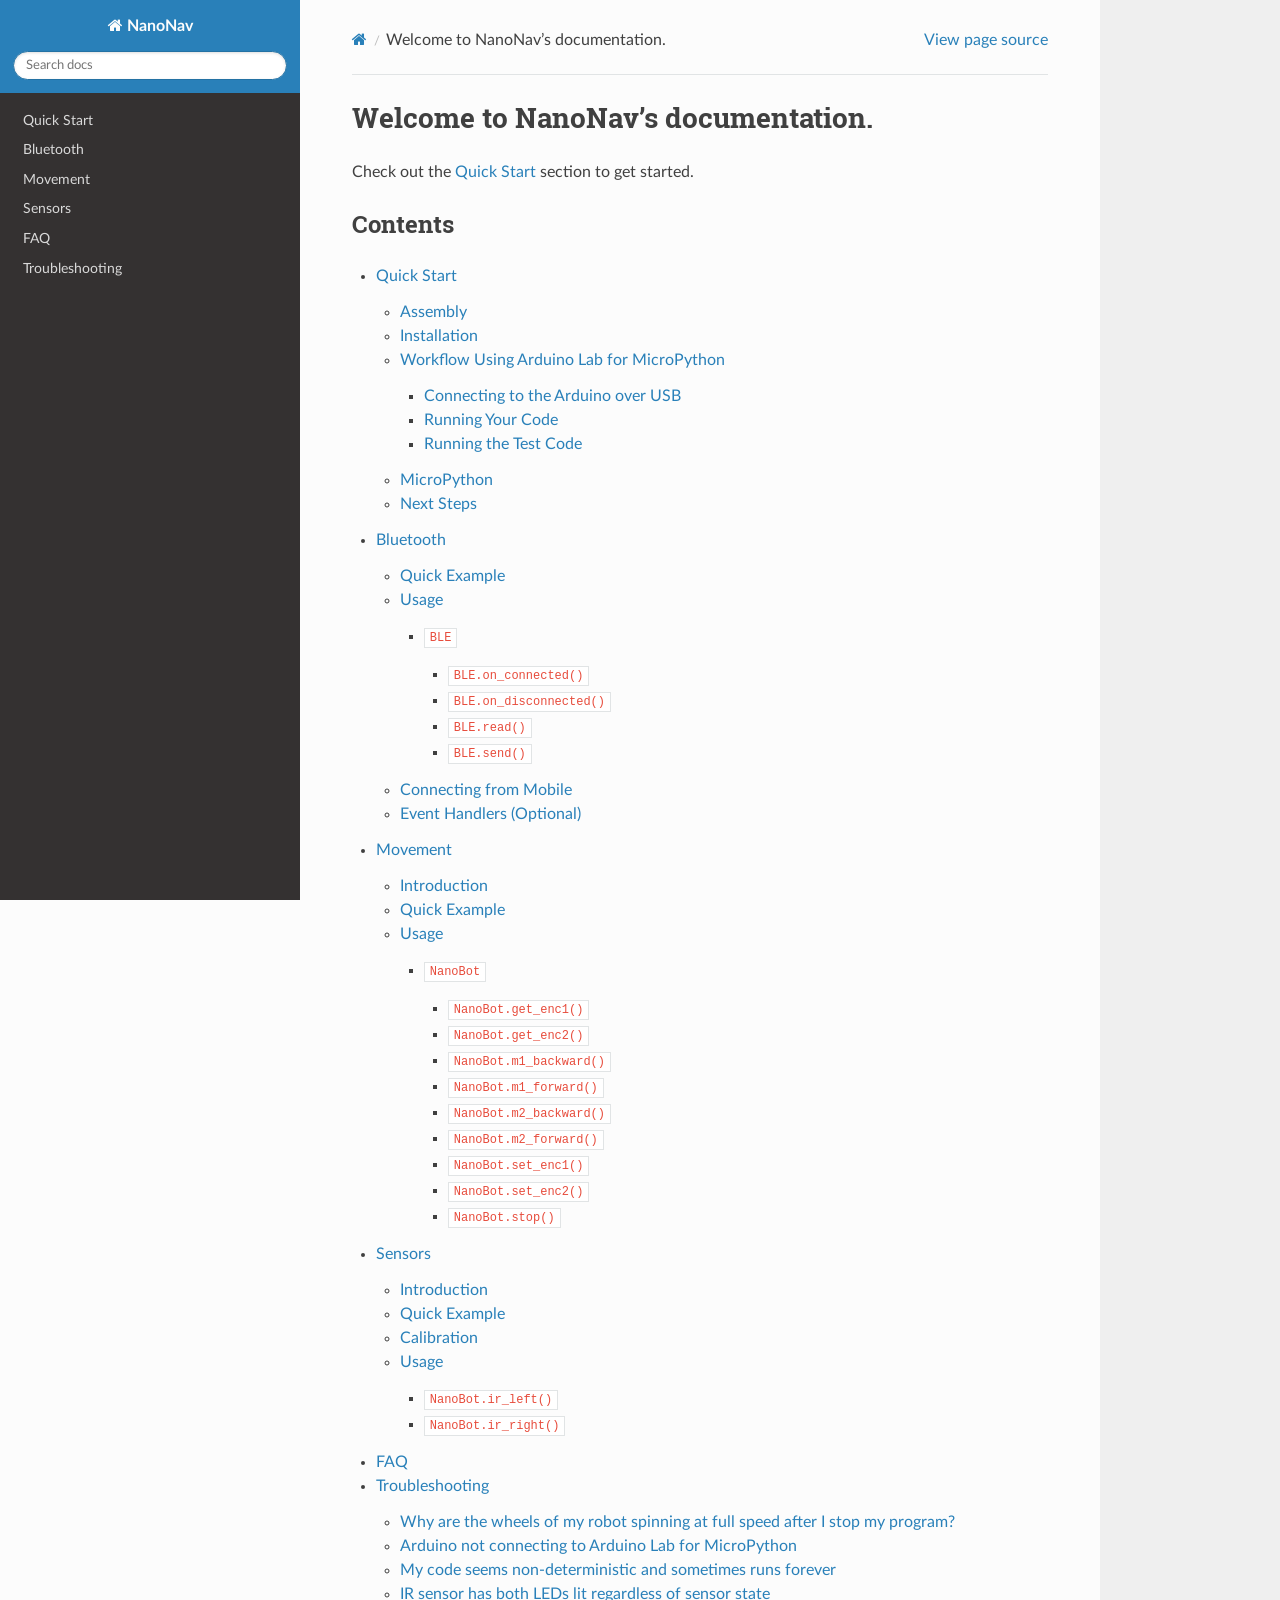
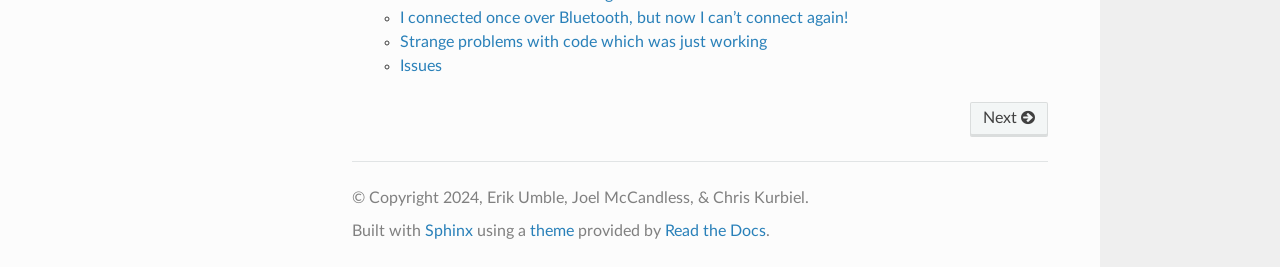
<file: index.html>
<!DOCTYPE html>
<html class="writer-html5" lang="en" data-content_root="./">
<head>
  <meta charset="utf-8" /><meta name="viewport" content="width=device-width, initial-scale=1" />

  <meta name="viewport" content="width=device-width, initial-scale=1.0" />
  <title>Welcome to NanoNav’s documentation. &mdash; NanoNav  documentation</title>
      <link rel="stylesheet" type="text/css" href="_static/pygments.css?v=b86133f3" />
      <link rel="stylesheet" type="text/css" href="_static/css/theme.css?v=e59714d7" />
      <link rel="stylesheet" type="text/css" href="_static/copybutton.css?v=76b2166b" />
      <link rel="stylesheet" type="text/css" href="_static/css/s4defs-roles.css?v=35bf4f2f" />

  
      <script src="_static/jquery.js?v=5d32c60e"></script>
      <script src="_static/_sphinx_javascript_frameworks_compat.js?v=2cd50e6c"></script>
      <script src="_static/documentation_options.js?v=5929fcd5"></script>
      <script src="_static/doctools.js?v=9bcbadda"></script>
      <script src="_static/sphinx_highlight.js?v=dc90522c"></script>
      <script src="_static/clipboard.min.js?v=a7894cd8"></script>
      <script src="_static/copybutton.js?v=f281be69"></script>
    <script src="_static/js/theme.js"></script>
    <link rel="index" title="Index" href="genindex.html" />
    <link rel="search" title="Search" href="search.html" />
    <link rel="next" title="Quick Start" href="usage.html" /> 
</head>

<body class="wy-body-for-nav"> 
  <div class="wy-grid-for-nav">
    <nav data-toggle="wy-nav-shift" class="wy-nav-side">
      <div class="wy-side-scroll">
        <div class="wy-side-nav-search" >

          
          
          <a href="#" class="icon icon-home">
            NanoNav
          </a>
<div role="search">
  <form id="rtd-search-form" class="wy-form" action="search.html" method="get">
    <input type="text" name="q" placeholder="Search docs" aria-label="Search docs" />
    <input type="hidden" name="check_keywords" value="yes" />
    <input type="hidden" name="area" value="default" />
  </form>
</div>
        </div><div class="wy-menu wy-menu-vertical" data-spy="affix" role="navigation" aria-label="Navigation menu">
              <ul>
<li class="toctree-l1"><a class="reference internal" href="usage.html">Quick Start</a></li>
<li class="toctree-l1"><a class="reference internal" href="bluetooth.html">Bluetooth</a></li>
<li class="toctree-l1"><a class="reference internal" href="movement.html">Movement</a></li>
<li class="toctree-l1"><a class="reference internal" href="sensors.html">Sensors</a></li>
<li class="toctree-l1"><a class="reference internal" href="faq.html">FAQ</a></li>
<li class="toctree-l1"><a class="reference internal" href="faq.html#troubleshooting">Troubleshooting</a></li>
</ul>

        </div>
      </div>
    </nav>

    <section data-toggle="wy-nav-shift" class="wy-nav-content-wrap"><nav class="wy-nav-top" aria-label="Mobile navigation menu" >
          <i data-toggle="wy-nav-top" class="fa fa-bars"></i>
          <a href="#">NanoNav</a>
      </nav>

      <div class="wy-nav-content">
        <div class="rst-content">
          <div role="navigation" aria-label="Page navigation">
  <ul class="wy-breadcrumbs">
      <li><a href="#" class="icon icon-home" aria-label="Home"></a></li>
      <li class="breadcrumb-item active">Welcome to NanoNav’s documentation.</li>
      <li class="wy-breadcrumbs-aside">
            <a href="_sources/index.rst.txt" rel="nofollow"> View page source</a>
      </li>
  </ul>
  <hr/>
</div>
          <div role="main" class="document" itemscope="itemscope" itemtype="http://schema.org/Article">
           <div itemprop="articleBody">
             
  <section id="welcome-to-nanonav-s-documentation">
<h1>Welcome to NanoNav’s documentation.<a class="headerlink" href="#welcome-to-nanonav-s-documentation" title="Link to this heading"></a></h1>
<p>Check out the <a class="reference internal" href="usage.html"><span class="doc">Quick Start</span></a> section to get started.</p>
<section id="contents">
<h2>Contents<a class="headerlink" href="#contents" title="Link to this heading"></a></h2>
<div class="toctree-wrapper compound">
<ul>
<li class="toctree-l1"><a class="reference internal" href="usage.html">Quick Start</a><ul>
<li class="toctree-l2"><a class="reference internal" href="usage.html#assembly">Assembly</a></li>
<li class="toctree-l2"><a class="reference internal" href="usage.html#installation">Installation</a></li>
<li class="toctree-l2"><a class="reference internal" href="usage.html#workflow-using-arduino-lab-for-micropython">Workflow Using Arduino Lab for MicroPython</a><ul>
<li class="toctree-l3"><a class="reference internal" href="usage.html#connecting-to-the-arduino-over-usb">Connecting to the Arduino over USB</a></li>
<li class="toctree-l3"><a class="reference internal" href="usage.html#running-your-code">Running Your Code</a></li>
<li class="toctree-l3"><a class="reference internal" href="usage.html#running-the-test-code">Running the Test Code</a></li>
</ul>
</li>
<li class="toctree-l2"><a class="reference internal" href="usage.html#micropython">MicroPython</a></li>
<li class="toctree-l2"><a class="reference internal" href="usage.html#next-steps">Next Steps</a></li>
</ul>
</li>
<li class="toctree-l1"><a class="reference internal" href="bluetooth.html">Bluetooth</a><ul>
<li class="toctree-l2"><a class="reference internal" href="bluetooth.html#quick-example">Quick Example</a></li>
<li class="toctree-l2"><a class="reference internal" href="bluetooth.html#usage">Usage</a><ul>
<li class="toctree-l3"><a class="reference internal" href="bluetooth.html#nanonav.BLE"><code class="docutils literal notranslate"><span class="pre">BLE</span></code></a><ul>
<li class="toctree-l4"><a class="reference internal" href="bluetooth.html#nanonav.BLE.on_connected"><code class="docutils literal notranslate"><span class="pre">BLE.on_connected()</span></code></a></li>
<li class="toctree-l4"><a class="reference internal" href="bluetooth.html#nanonav.BLE.on_disconnected"><code class="docutils literal notranslate"><span class="pre">BLE.on_disconnected()</span></code></a></li>
<li class="toctree-l4"><a class="reference internal" href="bluetooth.html#nanonav.BLE.read"><code class="docutils literal notranslate"><span class="pre">BLE.read()</span></code></a></li>
<li class="toctree-l4"><a class="reference internal" href="bluetooth.html#nanonav.BLE.send"><code class="docutils literal notranslate"><span class="pre">BLE.send()</span></code></a></li>
</ul>
</li>
</ul>
</li>
<li class="toctree-l2"><a class="reference internal" href="bluetooth.html#connecting-from-mobile">Connecting from Mobile</a></li>
<li class="toctree-l2"><a class="reference internal" href="bluetooth.html#event-handlers-optional">Event Handlers (Optional)</a></li>
</ul>
</li>
<li class="toctree-l1"><a class="reference internal" href="movement.html">Movement</a><ul>
<li class="toctree-l2"><a class="reference internal" href="movement.html#introduction">Introduction</a></li>
<li class="toctree-l2"><a class="reference internal" href="movement.html#quick-example">Quick Example</a></li>
<li class="toctree-l2"><a class="reference internal" href="movement.html#usage">Usage</a><ul>
<li class="toctree-l3"><a class="reference internal" href="movement.html#nanonav.NanoBot"><code class="docutils literal notranslate"><span class="pre">NanoBot</span></code></a><ul>
<li class="toctree-l4"><a class="reference internal" href="movement.html#nanonav.NanoBot.get_enc1"><code class="docutils literal notranslate"><span class="pre">NanoBot.get_enc1()</span></code></a></li>
<li class="toctree-l4"><a class="reference internal" href="movement.html#nanonav.NanoBot.get_enc2"><code class="docutils literal notranslate"><span class="pre">NanoBot.get_enc2()</span></code></a></li>
<li class="toctree-l4"><a class="reference internal" href="movement.html#nanonav.NanoBot.m1_backward"><code class="docutils literal notranslate"><span class="pre">NanoBot.m1_backward()</span></code></a></li>
<li class="toctree-l4"><a class="reference internal" href="movement.html#nanonav.NanoBot.m1_forward"><code class="docutils literal notranslate"><span class="pre">NanoBot.m1_forward()</span></code></a></li>
<li class="toctree-l4"><a class="reference internal" href="movement.html#nanonav.NanoBot.m2_backward"><code class="docutils literal notranslate"><span class="pre">NanoBot.m2_backward()</span></code></a></li>
<li class="toctree-l4"><a class="reference internal" href="movement.html#nanonav.NanoBot.m2_forward"><code class="docutils literal notranslate"><span class="pre">NanoBot.m2_forward()</span></code></a></li>
<li class="toctree-l4"><a class="reference internal" href="movement.html#nanonav.NanoBot.set_enc1"><code class="docutils literal notranslate"><span class="pre">NanoBot.set_enc1()</span></code></a></li>
<li class="toctree-l4"><a class="reference internal" href="movement.html#nanonav.NanoBot.set_enc2"><code class="docutils literal notranslate"><span class="pre">NanoBot.set_enc2()</span></code></a></li>
<li class="toctree-l4"><a class="reference internal" href="movement.html#nanonav.NanoBot.stop"><code class="docutils literal notranslate"><span class="pre">NanoBot.stop()</span></code></a></li>
</ul>
</li>
</ul>
</li>
</ul>
</li>
<li class="toctree-l1"><a class="reference internal" href="sensors.html">Sensors</a><ul>
<li class="toctree-l2"><a class="reference internal" href="sensors.html#introduction">Introduction</a></li>
<li class="toctree-l2"><a class="reference internal" href="sensors.html#quick-example">Quick Example</a></li>
<li class="toctree-l2"><a class="reference internal" href="sensors.html#calibration">Calibration</a></li>
<li class="toctree-l2"><a class="reference internal" href="sensors.html#usage">Usage</a><ul>
<li class="toctree-l3"><a class="reference internal" href="sensors.html#nanonav.NanoBot.ir_left"><code class="docutils literal notranslate"><span class="pre">NanoBot.ir_left()</span></code></a></li>
<li class="toctree-l3"><a class="reference internal" href="sensors.html#nanonav.NanoBot.ir_right"><code class="docutils literal notranslate"><span class="pre">NanoBot.ir_right()</span></code></a></li>
</ul>
</li>
</ul>
</li>
<li class="toctree-l1"><a class="reference internal" href="faq.html">FAQ</a></li>
<li class="toctree-l1"><a class="reference internal" href="faq.html#troubleshooting">Troubleshooting</a><ul>
<li class="toctree-l2"><a class="reference internal" href="faq.html#why-are-the-wheels-of-my-robot-spinning-at-full-speed-after-i-stop-my-program">Why are the wheels of my robot spinning at full speed after I stop my program?</a></li>
<li class="toctree-l2"><a class="reference internal" href="faq.html#arduino-not-connecting-to-arduino-lab-for-micropython">Arduino not connecting to Arduino Lab for MicroPython</a></li>
<li class="toctree-l2"><a class="reference internal" href="faq.html#my-code-seems-non-deterministic-and-sometimes-runs-forever">My code seems non-deterministic and sometimes runs forever</a></li>
<li class="toctree-l2"><a class="reference internal" href="faq.html#ir-sensor-has-both-leds-lit-regardless-of-sensor-state">IR sensor has both LEDs lit regardless of sensor state</a></li>
<li class="toctree-l2"><a class="reference internal" href="faq.html#i-connected-once-over-bluetooth-but-now-i-can-t-connect-again">I connected once over Bluetooth, but now I can’t connect again!</a></li>
<li class="toctree-l2"><a class="reference internal" href="faq.html#strange-problems-with-code-which-was-just-working">Strange problems with code which was just working</a></li>
<li class="toctree-l2"><a class="reference internal" href="faq.html#issues">Issues</a></li>
</ul>
</li>
</ul>
</div>
</section>
</section>


           </div>
          </div>
          <footer><div class="rst-footer-buttons" role="navigation" aria-label="Footer">
        <a href="usage.html" class="btn btn-neutral float-right" title="Quick Start" accesskey="n" rel="next">Next <span class="fa fa-arrow-circle-right" aria-hidden="true"></span></a>
    </div>

  <hr/>

  <div role="contentinfo">
    <p>&#169; Copyright 2024, Erik Umble, Joel McCandless, &amp; Chris Kurbiel.</p>
  </div>

  Built with <a href="https://www.sphinx-doc.org/">Sphinx</a> using a
    <a href="https://github.com/readthedocs/sphinx_rtd_theme">theme</a>
    provided by <a href="https://readthedocs.org">Read the Docs</a>.
   

</footer>
        </div>
      </div>
    </section>
  </div>
  <script>
      jQuery(function () {
          SphinxRtdTheme.Navigation.enable(true);
      });
  </script> 

</body>
</html>
</file>
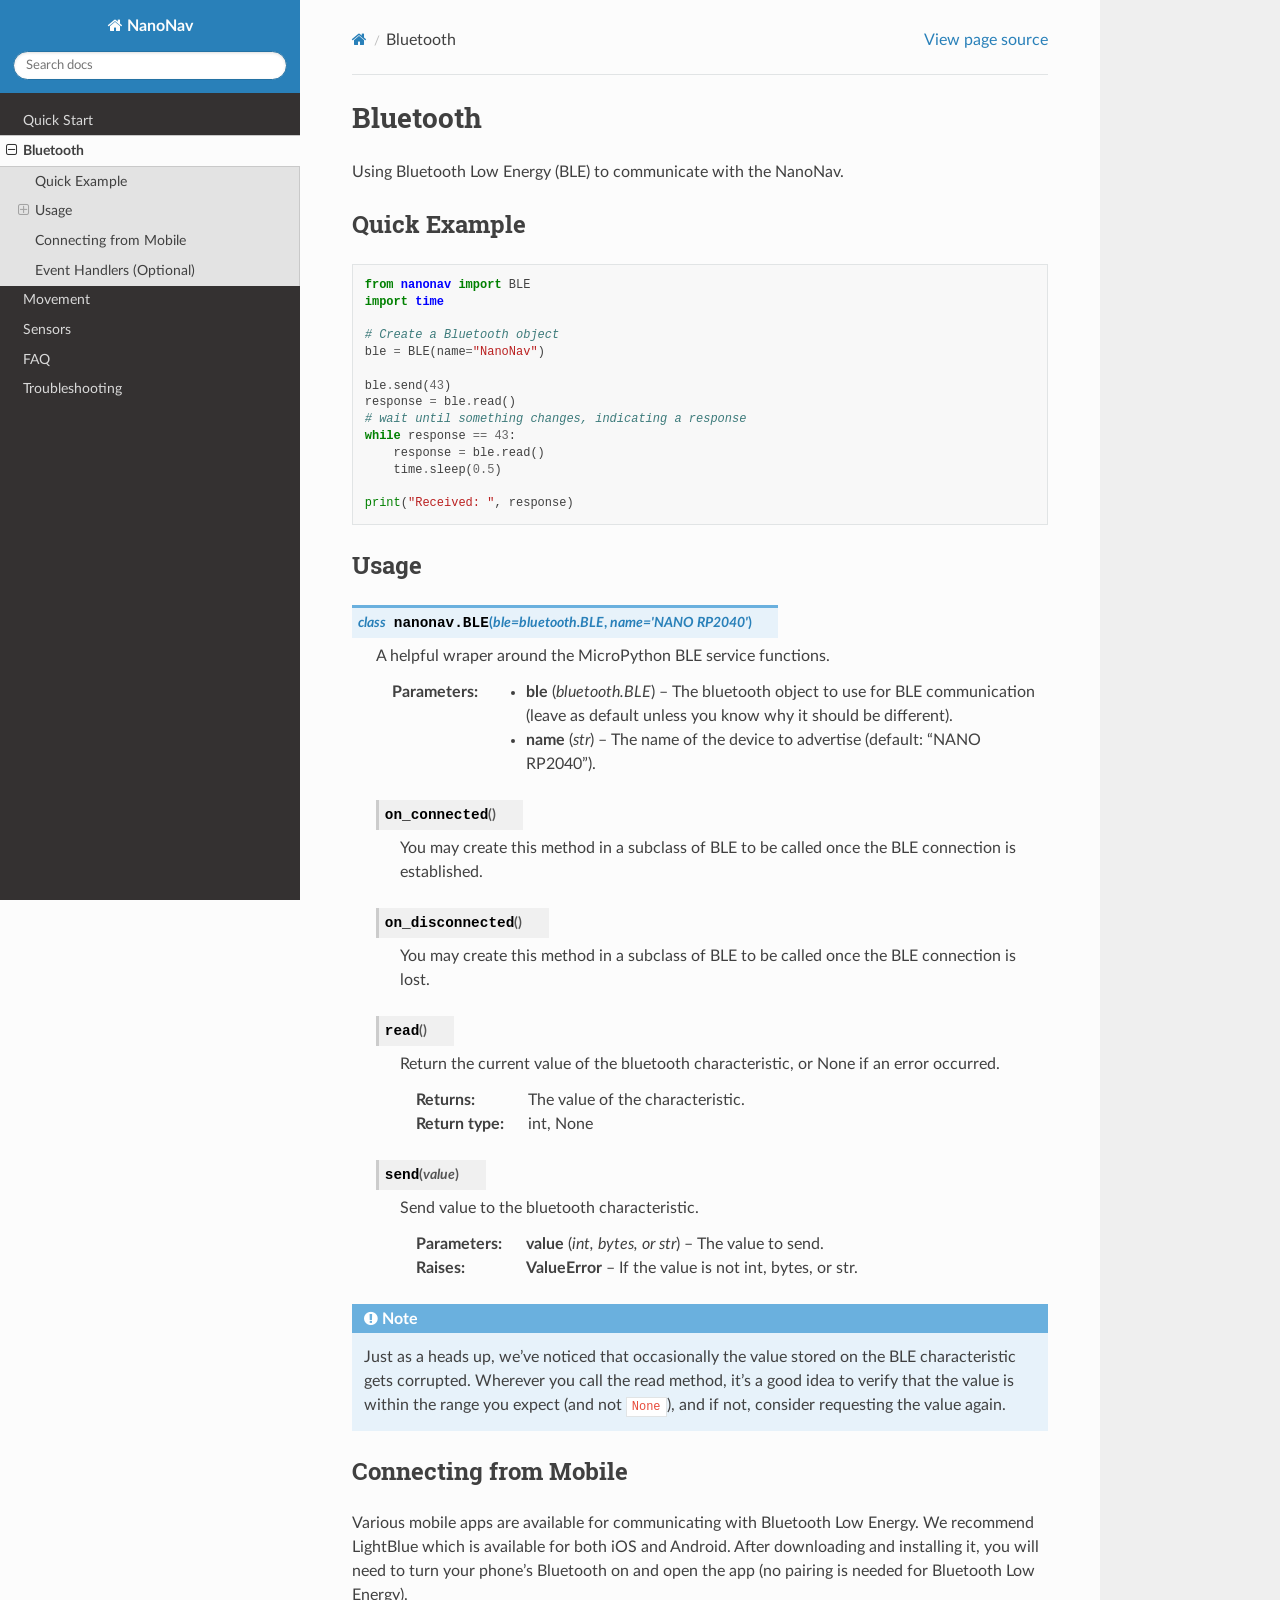
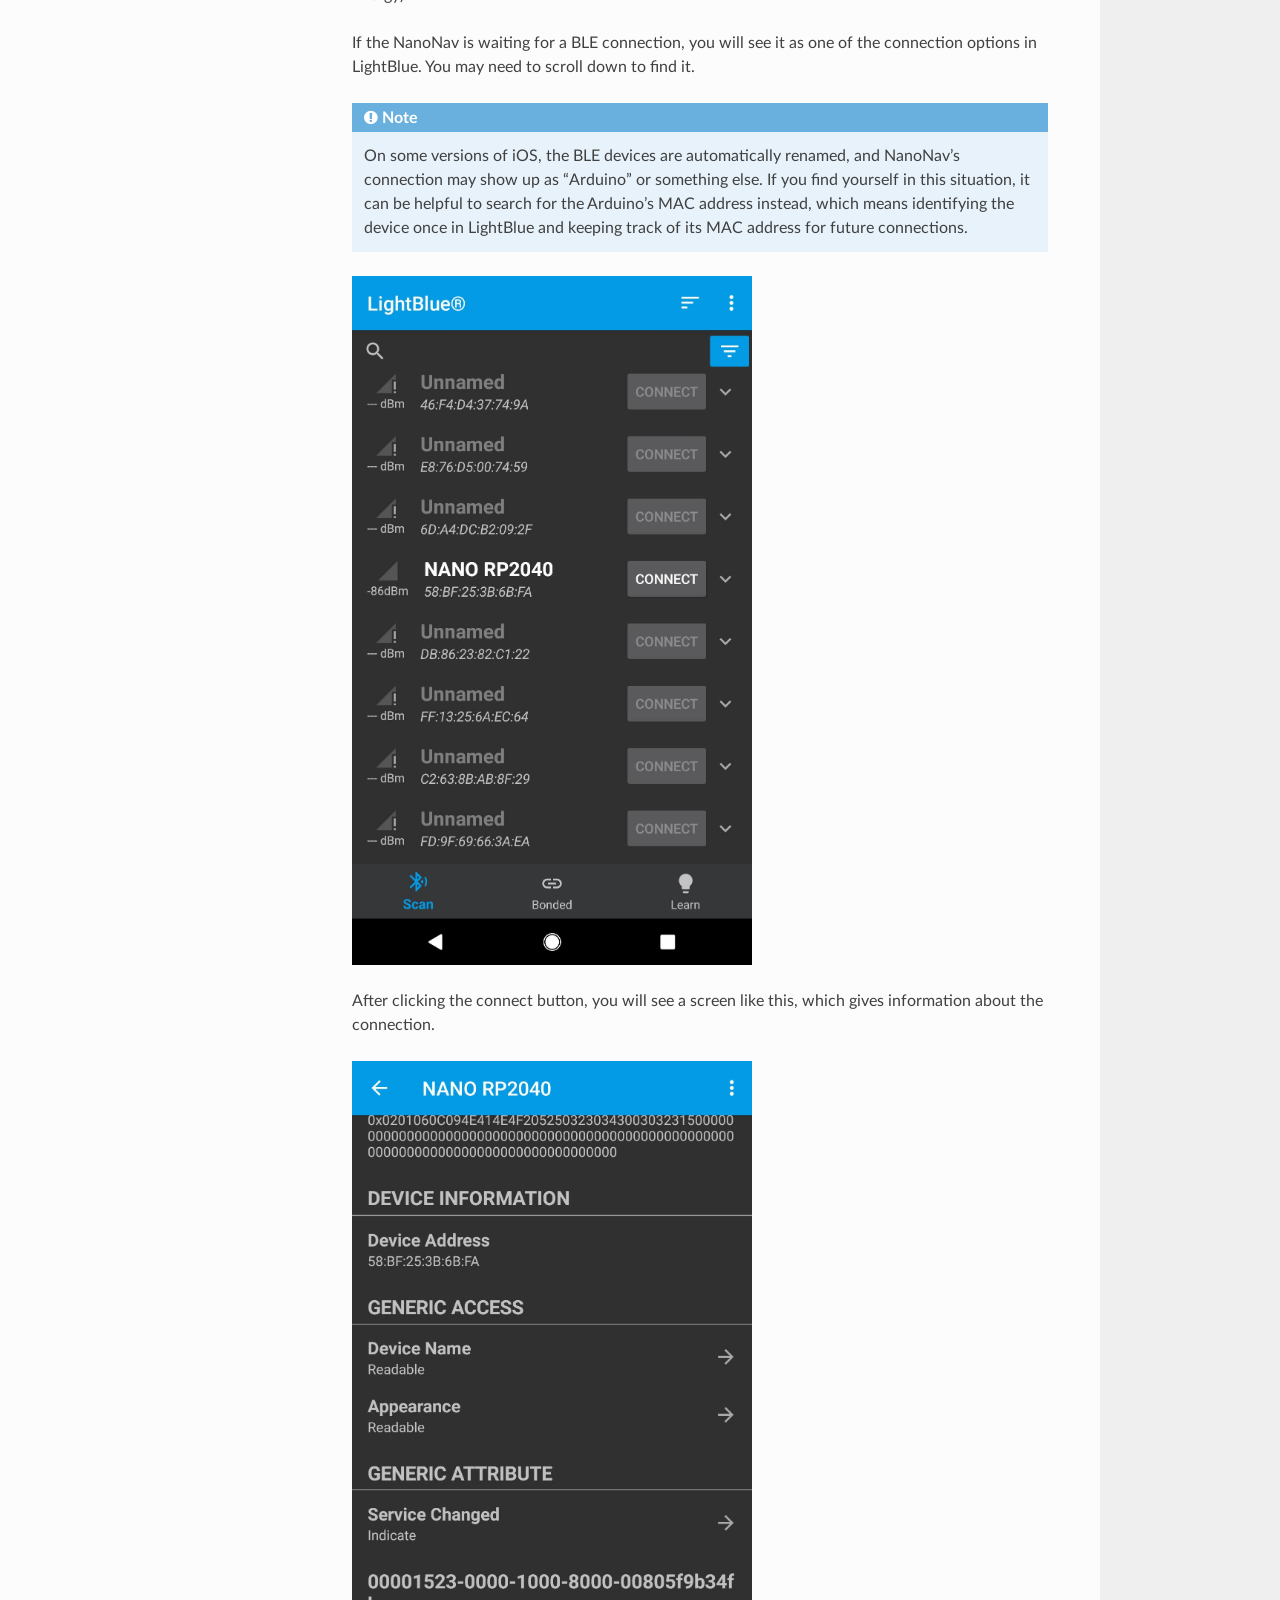
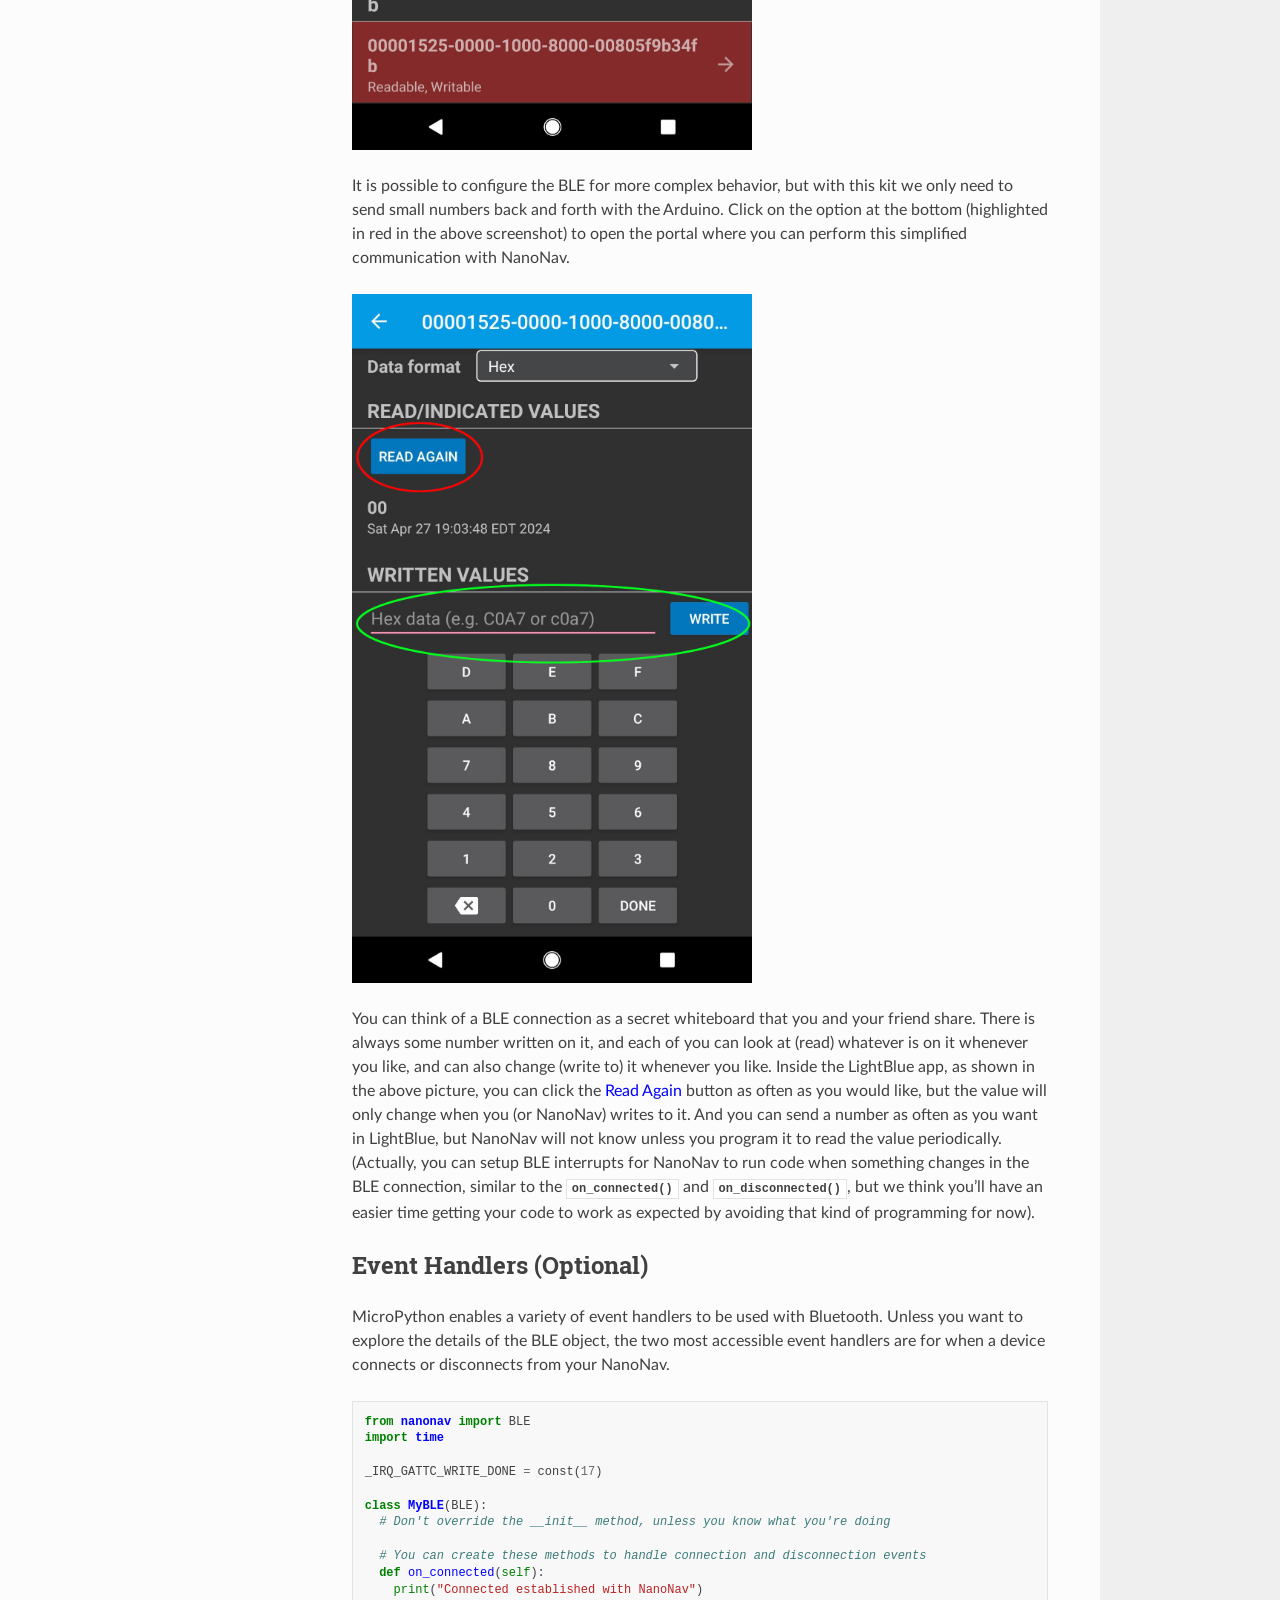
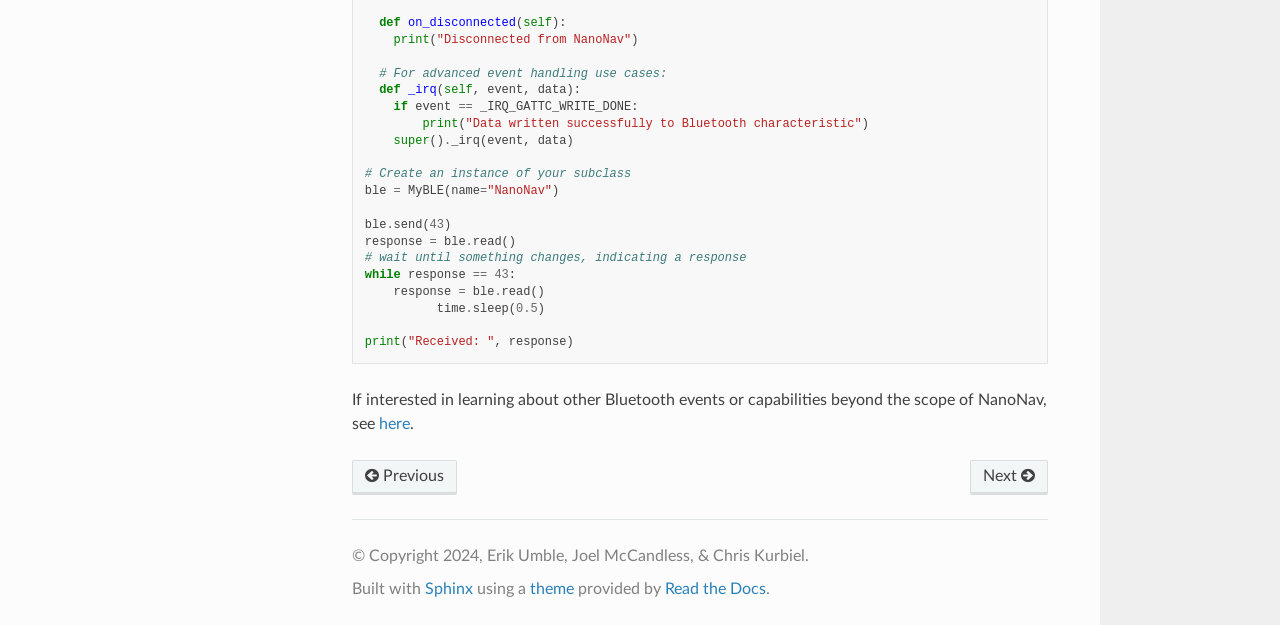
<file: bluetooth.html>
<!DOCTYPE html>
<html class="writer-html5" lang="en" data-content_root="./">
<head>
  <meta charset="utf-8" /><meta name="viewport" content="width=device-width, initial-scale=1" />

  <meta name="viewport" content="width=device-width, initial-scale=1.0" />
  <title>Bluetooth &mdash; NanoNav  documentation</title>
      <link rel="stylesheet" type="text/css" href="_static/pygments.css?v=b86133f3" />
      <link rel="stylesheet" type="text/css" href="_static/css/theme.css?v=e59714d7" />
      <link rel="stylesheet" type="text/css" href="_static/copybutton.css?v=76b2166b" />
      <link rel="stylesheet" type="text/css" href="_static/css/s4defs-roles.css?v=35bf4f2f" />

  
      <script src="_static/jquery.js?v=5d32c60e"></script>
      <script src="_static/_sphinx_javascript_frameworks_compat.js?v=2cd50e6c"></script>
      <script src="_static/documentation_options.js?v=5929fcd5"></script>
      <script src="_static/doctools.js?v=9bcbadda"></script>
      <script src="_static/sphinx_highlight.js?v=dc90522c"></script>
      <script src="_static/clipboard.min.js?v=a7894cd8"></script>
      <script src="_static/copybutton.js?v=f281be69"></script>
    <script src="_static/js/theme.js"></script>
    <link rel="index" title="Index" href="genindex.html" />
    <link rel="search" title="Search" href="search.html" />
    <link rel="next" title="Movement" href="movement.html" />
    <link rel="prev" title="Quick Start" href="usage.html" /> 
</head>

<body class="wy-body-for-nav"> 
  <div class="wy-grid-for-nav">
    <nav data-toggle="wy-nav-shift" class="wy-nav-side">
      <div class="wy-side-scroll">
        <div class="wy-side-nav-search" >

          
          
          <a href="index.html" class="icon icon-home">
            NanoNav
          </a>
<div role="search">
  <form id="rtd-search-form" class="wy-form" action="search.html" method="get">
    <input type="text" name="q" placeholder="Search docs" aria-label="Search docs" />
    <input type="hidden" name="check_keywords" value="yes" />
    <input type="hidden" name="area" value="default" />
  </form>
</div>
        </div><div class="wy-menu wy-menu-vertical" data-spy="affix" role="navigation" aria-label="Navigation menu">
              <ul class="current">
<li class="toctree-l1"><a class="reference internal" href="usage.html">Quick Start</a></li>
<li class="toctree-l1 current"><a class="current reference internal" href="#">Bluetooth</a><ul>
<li class="toctree-l2"><a class="reference internal" href="#quick-example">Quick Example</a></li>
<li class="toctree-l2"><a class="reference internal" href="#usage">Usage</a><ul>
<li class="toctree-l3"><a class="reference internal" href="#nanonav.BLE"><code class="docutils literal notranslate"><span class="pre">BLE</span></code></a><ul>
<li class="toctree-l4"><a class="reference internal" href="#nanonav.BLE.on_connected"><code class="docutils literal notranslate"><span class="pre">BLE.on_connected()</span></code></a></li>
<li class="toctree-l4"><a class="reference internal" href="#nanonav.BLE.on_disconnected"><code class="docutils literal notranslate"><span class="pre">BLE.on_disconnected()</span></code></a></li>
<li class="toctree-l4"><a class="reference internal" href="#nanonav.BLE.read"><code class="docutils literal notranslate"><span class="pre">BLE.read()</span></code></a></li>
<li class="toctree-l4"><a class="reference internal" href="#nanonav.BLE.send"><code class="docutils literal notranslate"><span class="pre">BLE.send()</span></code></a></li>
</ul>
</li>
</ul>
</li>
<li class="toctree-l2"><a class="reference internal" href="#connecting-from-mobile">Connecting from Mobile</a></li>
<li class="toctree-l2"><a class="reference internal" href="#event-handlers-optional">Event Handlers (Optional)</a></li>
</ul>
</li>
<li class="toctree-l1"><a class="reference internal" href="movement.html">Movement</a></li>
<li class="toctree-l1"><a class="reference internal" href="sensors.html">Sensors</a></li>
<li class="toctree-l1"><a class="reference internal" href="faq.html">FAQ</a></li>
<li class="toctree-l1"><a class="reference internal" href="faq.html#troubleshooting">Troubleshooting</a></li>
</ul>

        </div>
      </div>
    </nav>

    <section data-toggle="wy-nav-shift" class="wy-nav-content-wrap"><nav class="wy-nav-top" aria-label="Mobile navigation menu" >
          <i data-toggle="wy-nav-top" class="fa fa-bars"></i>
          <a href="index.html">NanoNav</a>
      </nav>

      <div class="wy-nav-content">
        <div class="rst-content">
          <div role="navigation" aria-label="Page navigation">
  <ul class="wy-breadcrumbs">
      <li><a href="index.html" class="icon icon-home" aria-label="Home"></a></li>
      <li class="breadcrumb-item active">Bluetooth</li>
      <li class="wy-breadcrumbs-aside">
            <a href="_sources/bluetooth.rst.txt" rel="nofollow"> View page source</a>
      </li>
  </ul>
  <hr/>
</div>
          <div role="main" class="document" itemscope="itemscope" itemtype="http://schema.org/Article">
           <div itemprop="articleBody">
             
  <section id="bluetooth">
<span id="id1"></span><h1>Bluetooth<a class="headerlink" href="#bluetooth" title="Link to this heading"></a></h1>
<p>Using Bluetooth Low Energy (BLE) to communicate with the NanoNav.</p>
<section id="quick-example">
<h2>Quick Example<a class="headerlink" href="#quick-example" title="Link to this heading"></a></h2>
<div class="highlight-python notranslate"><div class="highlight"><pre><span></span><span class="kn">from</span><span class="w"> </span><span class="nn">nanonav</span><span class="w"> </span><span class="kn">import</span> <span class="n">BLE</span>
<span class="kn">import</span><span class="w"> </span><span class="nn">time</span>

<span class="c1"># Create a Bluetooth object</span>
<span class="n">ble</span> <span class="o">=</span> <span class="n">BLE</span><span class="p">(</span><span class="n">name</span><span class="o">=</span><span class="s2">&quot;NanoNav&quot;</span><span class="p">)</span>

<span class="n">ble</span><span class="o">.</span><span class="n">send</span><span class="p">(</span><span class="mi">43</span><span class="p">)</span>
<span class="n">response</span> <span class="o">=</span> <span class="n">ble</span><span class="o">.</span><span class="n">read</span><span class="p">()</span>
<span class="c1"># wait until something changes, indicating a response</span>
<span class="k">while</span> <span class="n">response</span> <span class="o">==</span> <span class="mi">43</span><span class="p">:</span>
    <span class="n">response</span> <span class="o">=</span> <span class="n">ble</span><span class="o">.</span><span class="n">read</span><span class="p">()</span>
    <span class="n">time</span><span class="o">.</span><span class="n">sleep</span><span class="p">(</span><span class="mf">0.5</span><span class="p">)</span>

<span class="nb">print</span><span class="p">(</span><span class="s2">&quot;Received: &quot;</span><span class="p">,</span> <span class="n">response</span><span class="p">)</span>
</pre></div>
</div>
</section>
<section id="usage">
<h2>Usage<a class="headerlink" href="#usage" title="Link to this heading"></a></h2>
<dl class="py class">
<dt class="sig sig-object py" id="nanonav.BLE">
<em class="property"><span class="k"><span class="pre">class</span></span><span class="w"> </span></em><span class="sig-prename descclassname"><span class="pre">nanonav.</span></span><span class="sig-name descname"><span class="pre">BLE</span></span><span class="sig-paren">(</span><em class="sig-param"><span class="n"><span class="pre">ble</span></span><span class="o"><span class="pre">=</span></span><span class="default_value"><span class="pre">bluetooth.BLE</span></span></em>, <em class="sig-param"><span class="n"><span class="pre">name</span></span><span class="o"><span class="pre">=</span></span><span class="default_value"><span class="pre">'NANO</span> <span class="pre">RP2040'</span></span></em><span class="sig-paren">)</span><a class="headerlink" href="#nanonav.BLE" title="Link to this definition"></a></dt>
<dd><p>A helpful wraper around the MicroPython BLE service functions.</p>
<dl class="field-list simple">
<dt class="field-odd">Parameters<span class="colon">:</span></dt>
<dd class="field-odd"><ul class="simple">
<li><p><strong>ble</strong> (<em>bluetooth.BLE</em>) – The bluetooth object to use for BLE communication (leave as default unless you know why it should be different).</p></li>
<li><p><strong>name</strong> (<em>str</em>) – The name of the device to advertise (default: “NANO RP2040”).</p></li>
</ul>
</dd>
</dl>
<dl class="py method">
<dt class="sig sig-object py" id="nanonav.BLE.on_connected">
<span class="sig-name descname"><span class="pre">on_connected</span></span><span class="sig-paren">(</span><span class="sig-paren">)</span><a class="headerlink" href="#nanonav.BLE.on_connected" title="Link to this definition"></a></dt>
<dd><p>You may create this method in a subclass of BLE to be called once the BLE connection is established.</p>
</dd></dl>

<dl class="py method">
<dt class="sig sig-object py" id="nanonav.BLE.on_disconnected">
<span class="sig-name descname"><span class="pre">on_disconnected</span></span><span class="sig-paren">(</span><span class="sig-paren">)</span><a class="headerlink" href="#nanonav.BLE.on_disconnected" title="Link to this definition"></a></dt>
<dd><p>You may create this method in a subclass of BLE to be called once the BLE connection is lost.</p>
</dd></dl>

<dl class="py method">
<dt class="sig sig-object py" id="nanonav.BLE.read">
<span class="sig-name descname"><span class="pre">read</span></span><span class="sig-paren">(</span><span class="sig-paren">)</span><a class="headerlink" href="#nanonav.BLE.read" title="Link to this definition"></a></dt>
<dd><p>Return the current value of the bluetooth characteristic, or None if an error occurred.</p>
<dl class="field-list simple">
<dt class="field-odd">Returns<span class="colon">:</span></dt>
<dd class="field-odd"><p>The value of the characteristic.</p>
</dd>
<dt class="field-even">Return type<span class="colon">:</span></dt>
<dd class="field-even"><p>int, None</p>
</dd>
</dl>
</dd></dl>

<dl class="py method">
<dt class="sig sig-object py" id="nanonav.BLE.send">
<span class="sig-name descname"><span class="pre">send</span></span><span class="sig-paren">(</span><em class="sig-param"><span class="n"><span class="pre">value</span></span></em><span class="sig-paren">)</span><a class="headerlink" href="#nanonav.BLE.send" title="Link to this definition"></a></dt>
<dd><p>Send value to the bluetooth characteristic.</p>
<dl class="field-list simple">
<dt class="field-odd">Parameters<span class="colon">:</span></dt>
<dd class="field-odd"><p><strong>value</strong> (<em>int</em><em>, </em><em>bytes</em><em>, or </em><em>str</em>) – The value to send.</p>
</dd>
<dt class="field-even">Raises<span class="colon">:</span></dt>
<dd class="field-even"><p><strong>ValueError</strong> – If the value is not int, bytes, or str.</p>
</dd>
</dl>
</dd></dl>

</dd></dl>

<div class="admonition note">
<p class="admonition-title">Note</p>
<p>Just as a heads up, we’ve noticed that occasionally the value stored on the BLE characteristic gets corrupted. Wherever you call the <span class="incremental">read</span> method, it’s a good idea to verify that
the value is within the range you expect (and not <code class="docutils literal notranslate"><span class="pre">None</span></code>), and if not, consider requesting the value again.</p>
</div>
</section>
<section id="connecting-from-mobile">
<h2>Connecting from Mobile<a class="headerlink" href="#connecting-from-mobile" title="Link to this heading"></a></h2>
<p>Various mobile apps are available for communicating with Bluetooth Low Energy. We recommend LightBlue which is available for both iOS and Android.
After downloading and installing it, you will need to turn your phone’s Bluetooth on and open the app (no pairing is needed for Bluetooth Low Energy).</p>
<p>If the NanoNav is waiting for a BLE connection, you will see it as one of the connection options in LightBlue. You may need to scroll down to find it.</p>
<div class="admonition note">
<p class="admonition-title">Note</p>
<p>On some versions of iOS, the BLE devices are automatically renamed, and NanoNav’s connection may show up as “Arduino” or something else. If you find yourself in this
situation, it can be helpful to search for the Arduino’s MAC address instead, which means identifying the device once in LightBlue and keeping track of its MAC address for future connections.</p>
</div>
<a class="reference internal image-reference" href="_images/lightblue_devices_view.png"><img alt="LightBlue Application with Bluetooth connections available" src="_images/lightblue_devices_view.png" style="width: 400px;" />
</a>
<p>After clicking the connect button, you will see a screen like this, which gives information about the connection.</p>
<a class="reference internal image-reference" href="_images/lightblue_connected_view.png"><img alt="LightBlue Application after connecting to device" src="_images/lightblue_connected_view.png" style="width: 400px;" />
</a>
<p>It is possible to configure the BLE for more complex behavior, but with this kit we only need to send small numbers back and forth with the Arduino. Click on the
option at the bottom (highlighted in red in the above screenshot) to open the portal where you can perform this simplified communication with NanoNav.</p>
<a class="reference internal image-reference" href="_images/lightblue_characteristic_view.png"><img alt="LightBlue display of BLE characteristic, with options to read or write values to it" src="_images/lightblue_characteristic_view.png" style="width: 400px;" />
</a>
<p>You can think of a BLE connection as a secret whiteboard that you and your friend share. There is always some number written on it, and each of you
can look at (read) whatever is on it whenever you like, and can also change (write to) it whenever you like. Inside the LightBlue app, as shown in the
above picture, you can click the <span class="blue">Read Again</span> button as often as you would like, but the value will only
change when you (or NanoNav) writes to it. And you can send a number as often as you want in LightBlue, but NanoNav will not know unless you program it to
read the value periodically. (Actually, you can setup BLE interrupts for NanoNav to run code when something changes in the BLE connection, similar to the <a class="reference internal" href="#nanonav.BLE.on_connected" title="nanonav.BLE.on_connected"><code class="xref py py-meth docutils literal notranslate"><span class="pre">on_connected()</span></code></a> and <a class="reference internal" href="#nanonav.BLE.on_disconnected" title="nanonav.BLE.on_disconnected"><code class="xref py py-meth docutils literal notranslate"><span class="pre">on_disconnected()</span></code></a>, but we think
you’ll have an easier time getting your code to work as expected by avoiding that kind of programming for now).</p>
</section>
<section id="event-handlers-optional">
<h2>Event Handlers (Optional)<a class="headerlink" href="#event-handlers-optional" title="Link to this heading"></a></h2>
<p>MicroPython enables a variety of event handlers to be used with Bluetooth. Unless you want to explore the details of the BLE object,
the two most accessible event handlers are for when a device connects or disconnects from your NanoNav.</p>
<div class="highlight-python notranslate"><div class="highlight"><pre><span></span><span class="kn">from</span><span class="w"> </span><span class="nn">nanonav</span><span class="w"> </span><span class="kn">import</span> <span class="n">BLE</span>
<span class="kn">import</span><span class="w"> </span><span class="nn">time</span>

<span class="n">_IRQ_GATTC_WRITE_DONE</span> <span class="o">=</span> <span class="n">const</span><span class="p">(</span><span class="mi">17</span><span class="p">)</span>

<span class="k">class</span><span class="w"> </span><span class="nc">MyBLE</span><span class="p">(</span><span class="n">BLE</span><span class="p">):</span>
  <span class="c1"># Don&#39;t override the __init__ method, unless you know what you&#39;re doing</span>

  <span class="c1"># You can create these methods to handle connection and disconnection events</span>
  <span class="k">def</span><span class="w"> </span><span class="nf">on_connected</span><span class="p">(</span><span class="bp">self</span><span class="p">):</span>
    <span class="nb">print</span><span class="p">(</span><span class="s2">&quot;Connected established with NanoNav&quot;</span><span class="p">)</span>

  <span class="k">def</span><span class="w"> </span><span class="nf">on_disconnected</span><span class="p">(</span><span class="bp">self</span><span class="p">):</span>
    <span class="nb">print</span><span class="p">(</span><span class="s2">&quot;Disconnected from NanoNav&quot;</span><span class="p">)</span>

  <span class="c1"># For advanced event handling use cases:</span>
  <span class="k">def</span><span class="w"> </span><span class="nf">_irq</span><span class="p">(</span><span class="bp">self</span><span class="p">,</span> <span class="n">event</span><span class="p">,</span> <span class="n">data</span><span class="p">):</span>
    <span class="k">if</span> <span class="n">event</span> <span class="o">==</span> <span class="n">_IRQ_GATTC_WRITE_DONE</span><span class="p">:</span>
        <span class="nb">print</span><span class="p">(</span><span class="s2">&quot;Data written successfully to Bluetooth characteristic&quot;</span><span class="p">)</span>
    <span class="nb">super</span><span class="p">()</span><span class="o">.</span><span class="n">_irq</span><span class="p">(</span><span class="n">event</span><span class="p">,</span> <span class="n">data</span><span class="p">)</span>

<span class="c1"># Create an instance of your subclass</span>
<span class="n">ble</span> <span class="o">=</span> <span class="n">MyBLE</span><span class="p">(</span><span class="n">name</span><span class="o">=</span><span class="s2">&quot;NanoNav&quot;</span><span class="p">)</span>

<span class="n">ble</span><span class="o">.</span><span class="n">send</span><span class="p">(</span><span class="mi">43</span><span class="p">)</span>
<span class="n">response</span> <span class="o">=</span> <span class="n">ble</span><span class="o">.</span><span class="n">read</span><span class="p">()</span>
<span class="c1"># wait until something changes, indicating a response</span>
<span class="k">while</span> <span class="n">response</span> <span class="o">==</span> <span class="mi">43</span><span class="p">:</span>
    <span class="n">response</span> <span class="o">=</span> <span class="n">ble</span><span class="o">.</span><span class="n">read</span><span class="p">()</span>
          <span class="n">time</span><span class="o">.</span><span class="n">sleep</span><span class="p">(</span><span class="mf">0.5</span><span class="p">)</span>

<span class="nb">print</span><span class="p">(</span><span class="s2">&quot;Received: &quot;</span><span class="p">,</span> <span class="n">response</span><span class="p">)</span>
</pre></div>
</div>
<p>If interested in learning about other Bluetooth events or capabilities beyond the scope of NanoNav, see <a class="reference external" href="https://docs.micropython.org/en/latest/library/bluetooth.html">here</a>.</p>
</section>
</section>


           </div>
          </div>
          <footer><div class="rst-footer-buttons" role="navigation" aria-label="Footer">
        <a href="usage.html" class="btn btn-neutral float-left" title="Quick Start" accesskey="p" rel="prev"><span class="fa fa-arrow-circle-left" aria-hidden="true"></span> Previous</a>
        <a href="movement.html" class="btn btn-neutral float-right" title="Movement" accesskey="n" rel="next">Next <span class="fa fa-arrow-circle-right" aria-hidden="true"></span></a>
    </div>

  <hr/>

  <div role="contentinfo">
    <p>&#169; Copyright 2024, Erik Umble, Joel McCandless, &amp; Chris Kurbiel.</p>
  </div>

  Built with <a href="https://www.sphinx-doc.org/">Sphinx</a> using a
    <a href="https://github.com/readthedocs/sphinx_rtd_theme">theme</a>
    provided by <a href="https://readthedocs.org">Read the Docs</a>.
   

</footer>
        </div>
      </div>
    </section>
  </div>
  <script>
      jQuery(function () {
          SphinxRtdTheme.Navigation.enable(true);
      });
  </script> 

</body>
</html>
</file>
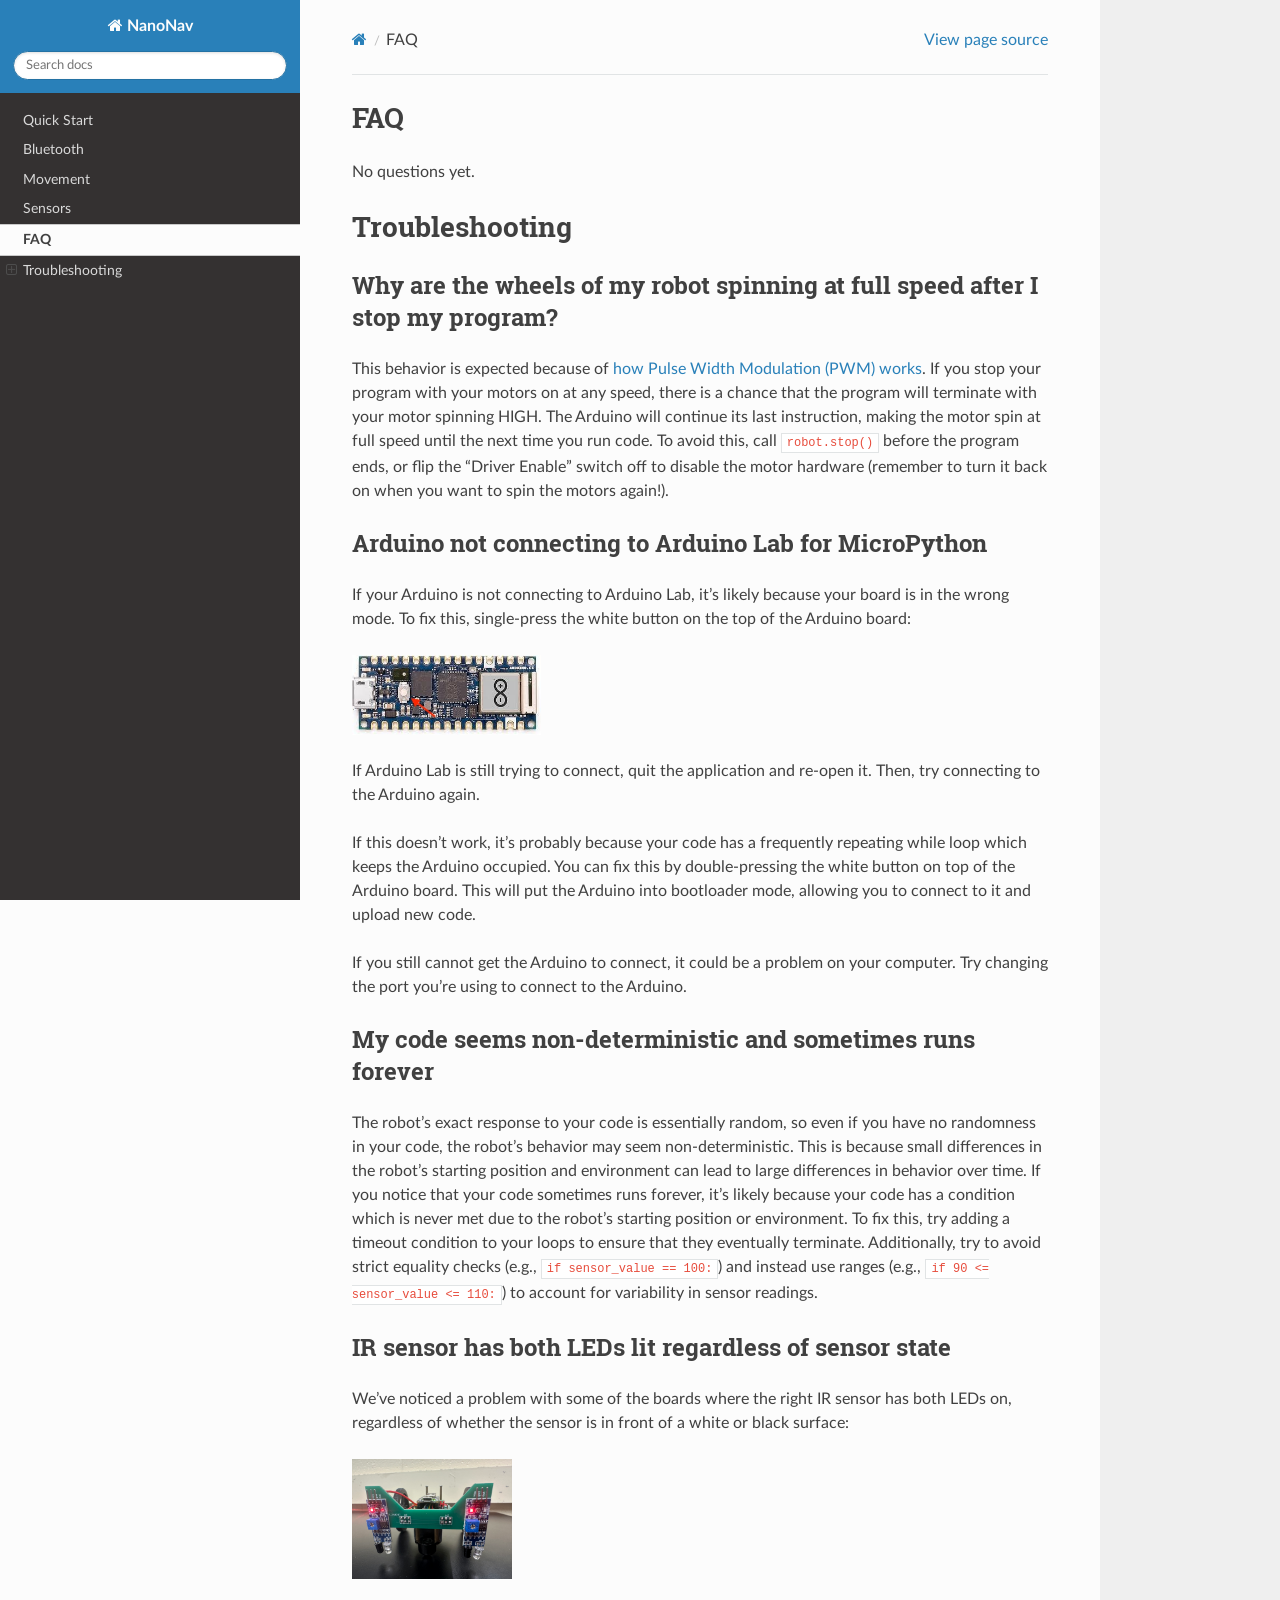
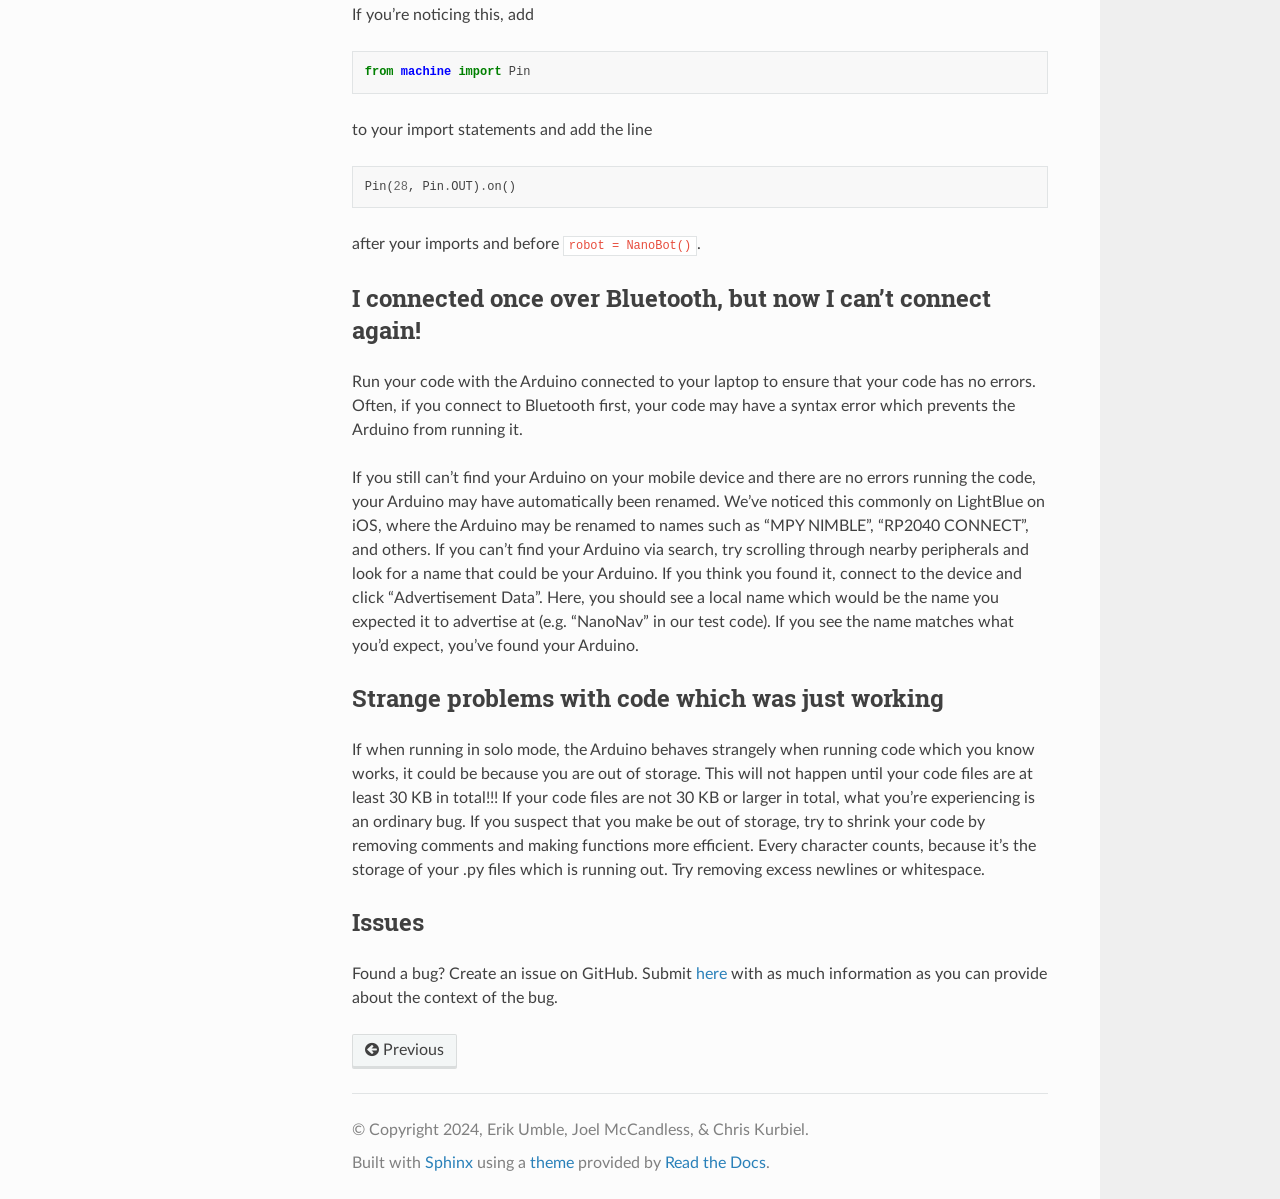
<file: faq.html>
<!DOCTYPE html>
<html class="writer-html5" lang="en" data-content_root="./">
<head>
  <meta charset="utf-8" /><meta name="viewport" content="width=device-width, initial-scale=1" />

  <meta name="viewport" content="width=device-width, initial-scale=1.0" />
  <title>FAQ &mdash; NanoNav  documentation</title>
      <link rel="stylesheet" type="text/css" href="_static/pygments.css?v=b86133f3" />
      <link rel="stylesheet" type="text/css" href="_static/css/theme.css?v=e59714d7" />
      <link rel="stylesheet" type="text/css" href="_static/copybutton.css?v=76b2166b" />
      <link rel="stylesheet" type="text/css" href="_static/css/s4defs-roles.css?v=35bf4f2f" />

  
      <script src="_static/jquery.js?v=5d32c60e"></script>
      <script src="_static/_sphinx_javascript_frameworks_compat.js?v=2cd50e6c"></script>
      <script src="_static/documentation_options.js?v=5929fcd5"></script>
      <script src="_static/doctools.js?v=9bcbadda"></script>
      <script src="_static/sphinx_highlight.js?v=dc90522c"></script>
      <script src="_static/clipboard.min.js?v=a7894cd8"></script>
      <script src="_static/copybutton.js?v=f281be69"></script>
    <script src="_static/js/theme.js"></script>
    <link rel="index" title="Index" href="genindex.html" />
    <link rel="search" title="Search" href="search.html" />
    <link rel="prev" title="Sensors" href="sensors.html" /> 
</head>

<body class="wy-body-for-nav"> 
  <div class="wy-grid-for-nav">
    <nav data-toggle="wy-nav-shift" class="wy-nav-side">
      <div class="wy-side-scroll">
        <div class="wy-side-nav-search" >

          
          
          <a href="index.html" class="icon icon-home">
            NanoNav
          </a>
<div role="search">
  <form id="rtd-search-form" class="wy-form" action="search.html" method="get">
    <input type="text" name="q" placeholder="Search docs" aria-label="Search docs" />
    <input type="hidden" name="check_keywords" value="yes" />
    <input type="hidden" name="area" value="default" />
  </form>
</div>
        </div><div class="wy-menu wy-menu-vertical" data-spy="affix" role="navigation" aria-label="Navigation menu">
              <ul class="current">
<li class="toctree-l1"><a class="reference internal" href="usage.html">Quick Start</a></li>
<li class="toctree-l1"><a class="reference internal" href="bluetooth.html">Bluetooth</a></li>
<li class="toctree-l1"><a class="reference internal" href="movement.html">Movement</a></li>
<li class="toctree-l1"><a class="reference internal" href="sensors.html">Sensors</a></li>
<li class="toctree-l1 current"><a class="current reference internal" href="#">FAQ</a></li>
<li class="toctree-l1"><a class="reference internal" href="#troubleshooting">Troubleshooting</a><ul>
<li class="toctree-l2"><a class="reference internal" href="#why-are-the-wheels-of-my-robot-spinning-at-full-speed-after-i-stop-my-program">Why are the wheels of my robot spinning at full speed after I stop my program?</a></li>
<li class="toctree-l2"><a class="reference internal" href="#arduino-not-connecting-to-arduino-lab-for-micropython">Arduino not connecting to Arduino Lab for MicroPython</a></li>
<li class="toctree-l2"><a class="reference internal" href="#my-code-seems-non-deterministic-and-sometimes-runs-forever">My code seems non-deterministic and sometimes runs forever</a></li>
<li class="toctree-l2"><a class="reference internal" href="#ir-sensor-has-both-leds-lit-regardless-of-sensor-state">IR sensor has both LEDs lit regardless of sensor state</a></li>
<li class="toctree-l2"><a class="reference internal" href="#i-connected-once-over-bluetooth-but-now-i-can-t-connect-again">I connected once over Bluetooth, but now I can’t connect again!</a></li>
<li class="toctree-l2"><a class="reference internal" href="#strange-problems-with-code-which-was-just-working">Strange problems with code which was just working</a></li>
<li class="toctree-l2"><a class="reference internal" href="#issues">Issues</a></li>
</ul>
</li>
</ul>

        </div>
      </div>
    </nav>

    <section data-toggle="wy-nav-shift" class="wy-nav-content-wrap"><nav class="wy-nav-top" aria-label="Mobile navigation menu" >
          <i data-toggle="wy-nav-top" class="fa fa-bars"></i>
          <a href="index.html">NanoNav</a>
      </nav>

      <div class="wy-nav-content">
        <div class="rst-content">
          <div role="navigation" aria-label="Page navigation">
  <ul class="wy-breadcrumbs">
      <li><a href="index.html" class="icon icon-home" aria-label="Home"></a></li>
      <li class="breadcrumb-item active">FAQ</li>
      <li class="wy-breadcrumbs-aside">
            <a href="_sources/faq.rst.txt" rel="nofollow"> View page source</a>
      </li>
  </ul>
  <hr/>
</div>
          <div role="main" class="document" itemscope="itemscope" itemtype="http://schema.org/Article">
           <div itemprop="articleBody">
             
  <section id="faq">
<h1>FAQ<a class="headerlink" href="#faq" title="Link to this heading"></a></h1>
<p>No questions yet.</p>
</section>
<section id="troubleshooting">
<h1>Troubleshooting<a class="headerlink" href="#troubleshooting" title="Link to this heading"></a></h1>
<section id="why-are-the-wheels-of-my-robot-spinning-at-full-speed-after-i-stop-my-program">
<h2>Why are the wheels of my robot spinning at full speed after I stop my program?<a class="headerlink" href="#why-are-the-wheels-of-my-robot-spinning-at-full-speed-after-i-stop-my-program" title="Link to this heading"></a></h2>
<p>This behavior is expected because of <a class="reference external" href="https://learn.sparkfun.com/tutorials/pulse-width-modulation/all">how Pulse Width Modulation (PWM) works</a>. If you stop your program with your motors on at any speed, there is a chance that the program will terminate with your motor spinning HIGH. The Arduino will continue its last instruction, making the motor spin at full speed until the next time you run code. To avoid this, call <code class="docutils literal notranslate"><span class="pre">robot.stop()</span></code> before the program ends, or flip the “Driver Enable” switch off to disable the motor hardware (remember to turn it back on when you want to spin the motors again!).</p>
</section>
<section id="arduino-not-connecting-to-arduino-lab-for-micropython">
<h2>Arduino not connecting to Arduino Lab for MicroPython<a class="headerlink" href="#arduino-not-connecting-to-arduino-lab-for-micropython" title="Link to this heading"></a></h2>
<p>If your Arduino is not connecting to Arduino Lab, it’s likely because your board is in the wrong mode. To fix this, single-press the white button on the top of the Arduino board:</p>
<a class="reference internal image-reference" href="_images/rp2040_white_button.jpeg"><img alt="RP2040 white button" src="_images/rp2040_white_button.jpeg" style="height: 80px;" />
</a>
<p>If Arduino Lab is still trying to connect, quit the application and re-open it. Then, try connecting to the Arduino again.</p>
<p>If this doesn’t work, it’s probably because your code has a frequently repeating while loop which keeps the Arduino occupied. You can fix this by double-pressing the white button on top of the Arduino board. This will put the Arduino into bootloader mode, allowing you to connect to it and upload new code.</p>
<p>If you still cannot get the Arduino to connect, it could be a problem on your computer. Try changing the port you’re using to connect to the Arduino.</p>
</section>
<section id="my-code-seems-non-deterministic-and-sometimes-runs-forever">
<h2>My code seems non-deterministic and sometimes runs forever<a class="headerlink" href="#my-code-seems-non-deterministic-and-sometimes-runs-forever" title="Link to this heading"></a></h2>
<p>The robot’s exact response to your code is essentially random, so even if you have no randomness in your code, the robot’s behavior may seem non-deterministic. This is because small differences in the robot’s starting position and environment can lead to large differences in behavior over time.
If you notice that your code sometimes runs forever, it’s likely because your code has a condition which is never met due to the robot’s starting position or environment. To fix this, try adding a timeout condition to your loops to ensure that they eventually terminate. Additionally, try to avoid strict equality checks (e.g., <code class="docutils literal notranslate"><span class="pre">if</span> <span class="pre">sensor_value</span> <span class="pre">==</span> <span class="pre">100:</span></code>) and instead use ranges (e.g., <code class="docutils literal notranslate"><span class="pre">if</span> <span class="pre">90</span> <span class="pre">&lt;=</span> <span class="pre">sensor_value</span> <span class="pre">&lt;=</span> <span class="pre">110:</span></code>) to account for variability in sensor readings.</p>
</section>
<section id="ir-sensor-has-both-leds-lit-regardless-of-sensor-state">
<h2>IR sensor has both LEDs lit regardless of sensor state<a class="headerlink" href="#ir-sensor-has-both-leds-lit-regardless-of-sensor-state" title="Link to this heading"></a></h2>
<p>We’ve noticed a problem with some of the boards where the right IR sensor has both LEDs on, regardless of whether the sensor is in front of a white or black surface:</p>
<a class="reference internal image-reference" href="_images/ir_2_lights_on.jpeg"><img alt="IR sensor with 2 lights on" src="_images/ir_2_lights_on.jpeg" style="height: 120px;" />
</a>
<p>If you’re noticing this, add</p>
<div class="highlight-python notranslate"><div class="highlight"><pre><span></span><span class="kn">from</span><span class="w"> </span><span class="nn">machine</span><span class="w"> </span><span class="kn">import</span> <span class="n">Pin</span>
</pre></div>
</div>
<p>to your import statements and add the line</p>
<div class="highlight-python notranslate"><div class="highlight"><pre><span></span><span class="n">Pin</span><span class="p">(</span><span class="mi">28</span><span class="p">,</span> <span class="n">Pin</span><span class="o">.</span><span class="n">OUT</span><span class="p">)</span><span class="o">.</span><span class="n">on</span><span class="p">()</span>
</pre></div>
</div>
<p>after your imports and before <code class="docutils literal notranslate"><span class="pre">robot</span> <span class="pre">=</span> <span class="pre">NanoBot()</span></code>.</p>
</section>
<section id="i-connected-once-over-bluetooth-but-now-i-can-t-connect-again">
<h2>I connected once over Bluetooth, but now I can’t connect again!<a class="headerlink" href="#i-connected-once-over-bluetooth-but-now-i-can-t-connect-again" title="Link to this heading"></a></h2>
<p>Run your code with the Arduino connected to your laptop to ensure that your code has no errors. Often, if you connect to Bluetooth first, your code may have a syntax error which prevents the Arduino from running it.</p>
<p>If you still can’t find your Arduino on your mobile device and there are no errors running the code, your Arduino may have automatically been renamed. We’ve noticed this commonly on LightBlue on iOS, where the Arduino may be renamed to names such as “MPY NIMBLE”, “RP2040 CONNECT”, and others. If you can’t find your Arduino via search, try scrolling through nearby peripherals and look for a name that could be your Arduino. If you think you found it, connect to the device and click “Advertisement Data”. Here, you should see a local name which would be the name you expected it to advertise at (e.g. “NanoNav” in our test code). If you see the name matches what you’d expect, you’ve found your Arduino.</p>
</section>
<section id="strange-problems-with-code-which-was-just-working">
<h2>Strange problems with code which was just working<a class="headerlink" href="#strange-problems-with-code-which-was-just-working" title="Link to this heading"></a></h2>
<p>If when running in solo mode, the Arduino behaves strangely when running code which you know works, it could be because you are out of storage. This will not happen until your code files are at least 30 KB in total!!! If your code files are not 30 KB or larger in total, what you’re experiencing is an ordinary bug. If you suspect that you make be out of storage, try to shrink your code by removing comments and making functions more efficient. Every character counts, because it’s the storage of your .py files which is running out. Try removing excess newlines or whitespace.</p>
</section>
<section id="issues">
<h2>Issues<a class="headerlink" href="#issues" title="Link to this heading"></a></h2>
<p>Found a bug? Create an issue on GitHub. Submit <a class="reference external" href="https://github.com/Bram-Hub/NanoNav/issues">here</a> with as much information as you can provide
about the context of the bug.</p>
</section>
</section>


           </div>
          </div>
          <footer><div class="rst-footer-buttons" role="navigation" aria-label="Footer">
        <a href="sensors.html" class="btn btn-neutral float-left" title="Sensors" accesskey="p" rel="prev"><span class="fa fa-arrow-circle-left" aria-hidden="true"></span> Previous</a>
    </div>

  <hr/>

  <div role="contentinfo">
    <p>&#169; Copyright 2024, Erik Umble, Joel McCandless, &amp; Chris Kurbiel.</p>
  </div>

  Built with <a href="https://www.sphinx-doc.org/">Sphinx</a> using a
    <a href="https://github.com/readthedocs/sphinx_rtd_theme">theme</a>
    provided by <a href="https://readthedocs.org">Read the Docs</a>.
   

</footer>
        </div>
      </div>
    </section>
  </div>
  <script>
      jQuery(function () {
          SphinxRtdTheme.Navigation.enable(true);
      });
  </script> 

</body>
</html>
</file>
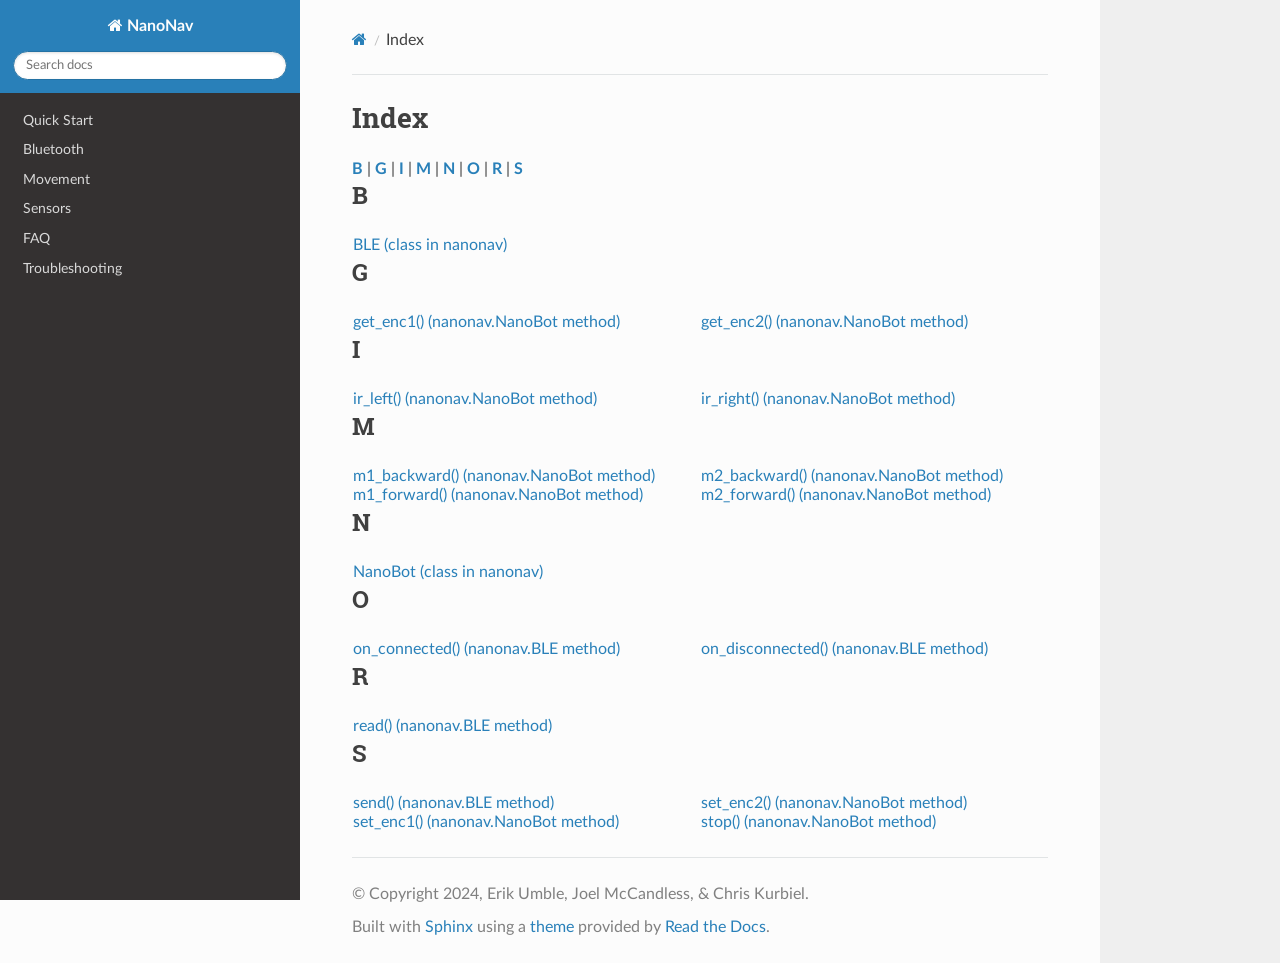
<file: genindex.html>
<!DOCTYPE html>
<html class="writer-html5" lang="en" data-content_root="./">
<head>
  <meta charset="utf-8" />
  <meta name="viewport" content="width=device-width, initial-scale=1.0" />
  <title>Index &mdash; NanoNav  documentation</title>
      <link rel="stylesheet" type="text/css" href="_static/pygments.css?v=b86133f3" />
      <link rel="stylesheet" type="text/css" href="_static/css/theme.css?v=e59714d7" />
      <link rel="stylesheet" type="text/css" href="_static/copybutton.css?v=76b2166b" />
      <link rel="stylesheet" type="text/css" href="_static/css/s4defs-roles.css?v=35bf4f2f" />

  
      <script src="_static/jquery.js?v=5d32c60e"></script>
      <script src="_static/_sphinx_javascript_frameworks_compat.js?v=2cd50e6c"></script>
      <script src="_static/documentation_options.js?v=5929fcd5"></script>
      <script src="_static/doctools.js?v=9bcbadda"></script>
      <script src="_static/sphinx_highlight.js?v=dc90522c"></script>
      <script src="_static/clipboard.min.js?v=a7894cd8"></script>
      <script src="_static/copybutton.js?v=f281be69"></script>
    <script src="_static/js/theme.js"></script>
    <link rel="index" title="Index" href="#" />
    <link rel="search" title="Search" href="search.html" /> 
</head>

<body class="wy-body-for-nav"> 
  <div class="wy-grid-for-nav">
    <nav data-toggle="wy-nav-shift" class="wy-nav-side">
      <div class="wy-side-scroll">
        <div class="wy-side-nav-search" >

          
          
          <a href="index.html" class="icon icon-home">
            NanoNav
          </a>
<div role="search">
  <form id="rtd-search-form" class="wy-form" action="search.html" method="get">
    <input type="text" name="q" placeholder="Search docs" aria-label="Search docs" />
    <input type="hidden" name="check_keywords" value="yes" />
    <input type="hidden" name="area" value="default" />
  </form>
</div>
        </div><div class="wy-menu wy-menu-vertical" data-spy="affix" role="navigation" aria-label="Navigation menu">
              <ul>
<li class="toctree-l1"><a class="reference internal" href="usage.html">Quick Start</a></li>
<li class="toctree-l1"><a class="reference internal" href="bluetooth.html">Bluetooth</a></li>
<li class="toctree-l1"><a class="reference internal" href="movement.html">Movement</a></li>
<li class="toctree-l1"><a class="reference internal" href="sensors.html">Sensors</a></li>
<li class="toctree-l1"><a class="reference internal" href="faq.html">FAQ</a></li>
<li class="toctree-l1"><a class="reference internal" href="faq.html#troubleshooting">Troubleshooting</a></li>
</ul>

        </div>
      </div>
    </nav>

    <section data-toggle="wy-nav-shift" class="wy-nav-content-wrap"><nav class="wy-nav-top" aria-label="Mobile navigation menu" >
          <i data-toggle="wy-nav-top" class="fa fa-bars"></i>
          <a href="index.html">NanoNav</a>
      </nav>

      <div class="wy-nav-content">
        <div class="rst-content">
          <div role="navigation" aria-label="Page navigation">
  <ul class="wy-breadcrumbs">
      <li><a href="index.html" class="icon icon-home" aria-label="Home"></a></li>
      <li class="breadcrumb-item active">Index</li>
      <li class="wy-breadcrumbs-aside">
      </li>
  </ul>
  <hr/>
</div>
          <div role="main" class="document" itemscope="itemscope" itemtype="http://schema.org/Article">
           <div itemprop="articleBody">
             

<h1 id="index">Index</h1>

<div class="genindex-jumpbox">
 <a href="#B"><strong>B</strong></a>
 | <a href="#G"><strong>G</strong></a>
 | <a href="#I"><strong>I</strong></a>
 | <a href="#M"><strong>M</strong></a>
 | <a href="#N"><strong>N</strong></a>
 | <a href="#O"><strong>O</strong></a>
 | <a href="#R"><strong>R</strong></a>
 | <a href="#S"><strong>S</strong></a>
 
</div>
<h2 id="B">B</h2>
<table style="width: 100%" class="indextable genindextable"><tr>
  <td style="width: 33%; vertical-align: top;"><ul>
      <li><a href="bluetooth.html#nanonav.BLE">BLE (class in nanonav)</a>
</li>
  </ul></td>
</tr></table>

<h2 id="G">G</h2>
<table style="width: 100%" class="indextable genindextable"><tr>
  <td style="width: 33%; vertical-align: top;"><ul>
      <li><a href="movement.html#nanonav.NanoBot.get_enc1">get_enc1() (nanonav.NanoBot method)</a>
</li>
  </ul></td>
  <td style="width: 33%; vertical-align: top;"><ul>
      <li><a href="movement.html#nanonav.NanoBot.get_enc2">get_enc2() (nanonav.NanoBot method)</a>
</li>
  </ul></td>
</tr></table>

<h2 id="I">I</h2>
<table style="width: 100%" class="indextable genindextable"><tr>
  <td style="width: 33%; vertical-align: top;"><ul>
      <li><a href="sensors.html#nanonav.NanoBot.ir_left">ir_left() (nanonav.NanoBot method)</a>
</li>
  </ul></td>
  <td style="width: 33%; vertical-align: top;"><ul>
      <li><a href="sensors.html#nanonav.NanoBot.ir_right">ir_right() (nanonav.NanoBot method)</a>
</li>
  </ul></td>
</tr></table>

<h2 id="M">M</h2>
<table style="width: 100%" class="indextable genindextable"><tr>
  <td style="width: 33%; vertical-align: top;"><ul>
      <li><a href="movement.html#nanonav.NanoBot.m1_backward">m1_backward() (nanonav.NanoBot method)</a>
</li>
      <li><a href="movement.html#nanonav.NanoBot.m1_forward">m1_forward() (nanonav.NanoBot method)</a>
</li>
  </ul></td>
  <td style="width: 33%; vertical-align: top;"><ul>
      <li><a href="movement.html#nanonav.NanoBot.m2_backward">m2_backward() (nanonav.NanoBot method)</a>
</li>
      <li><a href="movement.html#nanonav.NanoBot.m2_forward">m2_forward() (nanonav.NanoBot method)</a>
</li>
  </ul></td>
</tr></table>

<h2 id="N">N</h2>
<table style="width: 100%" class="indextable genindextable"><tr>
  <td style="width: 33%; vertical-align: top;"><ul>
      <li><a href="movement.html#nanonav.NanoBot">NanoBot (class in nanonav)</a>
</li>
  </ul></td>
</tr></table>

<h2 id="O">O</h2>
<table style="width: 100%" class="indextable genindextable"><tr>
  <td style="width: 33%; vertical-align: top;"><ul>
      <li><a href="bluetooth.html#nanonav.BLE.on_connected">on_connected() (nanonav.BLE method)</a>
</li>
  </ul></td>
  <td style="width: 33%; vertical-align: top;"><ul>
      <li><a href="bluetooth.html#nanonav.BLE.on_disconnected">on_disconnected() (nanonav.BLE method)</a>
</li>
  </ul></td>
</tr></table>

<h2 id="R">R</h2>
<table style="width: 100%" class="indextable genindextable"><tr>
  <td style="width: 33%; vertical-align: top;"><ul>
      <li><a href="bluetooth.html#nanonav.BLE.read">read() (nanonav.BLE method)</a>
</li>
  </ul></td>
</tr></table>

<h2 id="S">S</h2>
<table style="width: 100%" class="indextable genindextable"><tr>
  <td style="width: 33%; vertical-align: top;"><ul>
      <li><a href="bluetooth.html#nanonav.BLE.send">send() (nanonav.BLE method)</a>
</li>
      <li><a href="movement.html#nanonav.NanoBot.set_enc1">set_enc1() (nanonav.NanoBot method)</a>
</li>
  </ul></td>
  <td style="width: 33%; vertical-align: top;"><ul>
      <li><a href="movement.html#nanonav.NanoBot.set_enc2">set_enc2() (nanonav.NanoBot method)</a>
</li>
      <li><a href="movement.html#nanonav.NanoBot.stop">stop() (nanonav.NanoBot method)</a>
</li>
  </ul></td>
</tr></table>



           </div>
          </div>
          <footer>

  <hr/>

  <div role="contentinfo">
    <p>&#169; Copyright 2024, Erik Umble, Joel McCandless, &amp; Chris Kurbiel.</p>
  </div>

  Built with <a href="https://www.sphinx-doc.org/">Sphinx</a> using a
    <a href="https://github.com/readthedocs/sphinx_rtd_theme">theme</a>
    provided by <a href="https://readthedocs.org">Read the Docs</a>.
   

</footer>
        </div>
      </div>
    </section>
  </div>
  <script>
      jQuery(function () {
          SphinxRtdTheme.Navigation.enable(true);
      });
  </script> 

</body>
</html>
</file>
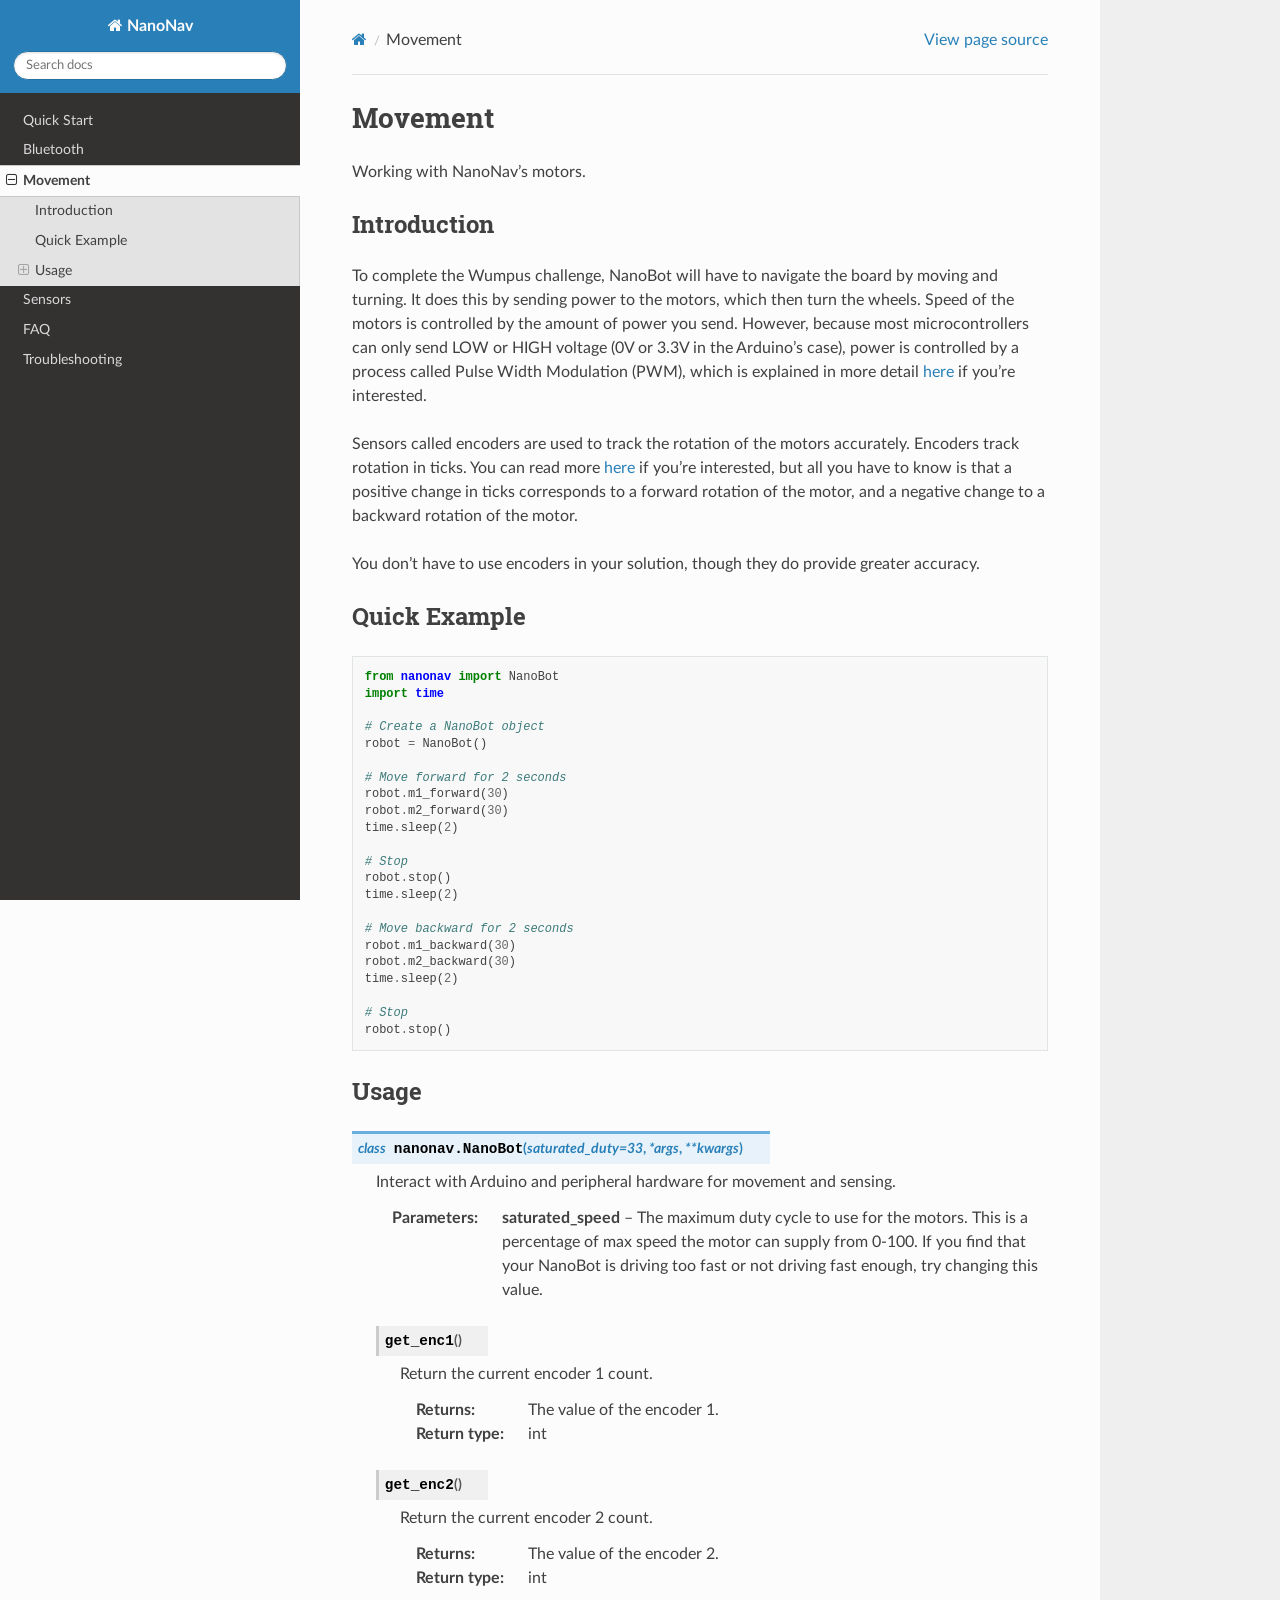
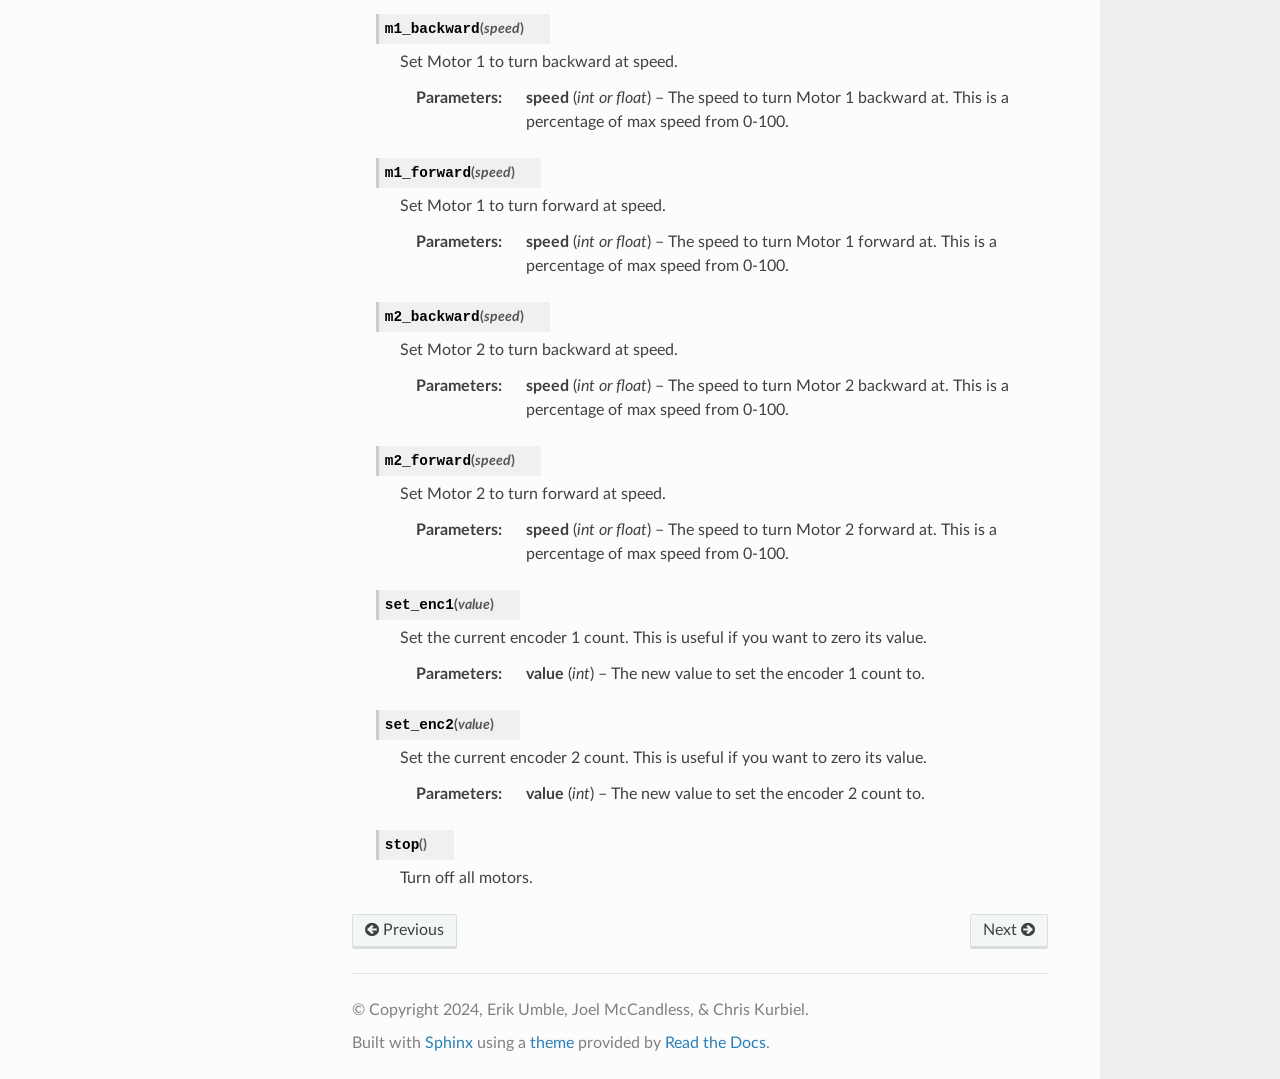
<file: movement.html>
<!DOCTYPE html>
<html class="writer-html5" lang="en" data-content_root="./">
<head>
  <meta charset="utf-8" /><meta name="viewport" content="width=device-width, initial-scale=1" />

  <meta name="viewport" content="width=device-width, initial-scale=1.0" />
  <title>Movement &mdash; NanoNav  documentation</title>
      <link rel="stylesheet" type="text/css" href="_static/pygments.css?v=b86133f3" />
      <link rel="stylesheet" type="text/css" href="_static/css/theme.css?v=e59714d7" />
      <link rel="stylesheet" type="text/css" href="_static/copybutton.css?v=76b2166b" />
      <link rel="stylesheet" type="text/css" href="_static/css/s4defs-roles.css?v=35bf4f2f" />

  
      <script src="_static/jquery.js?v=5d32c60e"></script>
      <script src="_static/_sphinx_javascript_frameworks_compat.js?v=2cd50e6c"></script>
      <script src="_static/documentation_options.js?v=5929fcd5"></script>
      <script src="_static/doctools.js?v=9bcbadda"></script>
      <script src="_static/sphinx_highlight.js?v=dc90522c"></script>
      <script src="_static/clipboard.min.js?v=a7894cd8"></script>
      <script src="_static/copybutton.js?v=f281be69"></script>
    <script src="_static/js/theme.js"></script>
    <link rel="index" title="Index" href="genindex.html" />
    <link rel="search" title="Search" href="search.html" />
    <link rel="next" title="Sensors" href="sensors.html" />
    <link rel="prev" title="Bluetooth" href="bluetooth.html" /> 
</head>

<body class="wy-body-for-nav"> 
  <div class="wy-grid-for-nav">
    <nav data-toggle="wy-nav-shift" class="wy-nav-side">
      <div class="wy-side-scroll">
        <div class="wy-side-nav-search" >

          
          
          <a href="index.html" class="icon icon-home">
            NanoNav
          </a>
<div role="search">
  <form id="rtd-search-form" class="wy-form" action="search.html" method="get">
    <input type="text" name="q" placeholder="Search docs" aria-label="Search docs" />
    <input type="hidden" name="check_keywords" value="yes" />
    <input type="hidden" name="area" value="default" />
  </form>
</div>
        </div><div class="wy-menu wy-menu-vertical" data-spy="affix" role="navigation" aria-label="Navigation menu">
              <ul class="current">
<li class="toctree-l1"><a class="reference internal" href="usage.html">Quick Start</a></li>
<li class="toctree-l1"><a class="reference internal" href="bluetooth.html">Bluetooth</a></li>
<li class="toctree-l1 current"><a class="current reference internal" href="#">Movement</a><ul>
<li class="toctree-l2"><a class="reference internal" href="#introduction">Introduction</a></li>
<li class="toctree-l2"><a class="reference internal" href="#quick-example">Quick Example</a></li>
<li class="toctree-l2"><a class="reference internal" href="#usage">Usage</a><ul>
<li class="toctree-l3"><a class="reference internal" href="#nanonav.NanoBot"><code class="docutils literal notranslate"><span class="pre">NanoBot</span></code></a><ul>
<li class="toctree-l4"><a class="reference internal" href="#nanonav.NanoBot.get_enc1"><code class="docutils literal notranslate"><span class="pre">NanoBot.get_enc1()</span></code></a></li>
<li class="toctree-l4"><a class="reference internal" href="#nanonav.NanoBot.get_enc2"><code class="docutils literal notranslate"><span class="pre">NanoBot.get_enc2()</span></code></a></li>
<li class="toctree-l4"><a class="reference internal" href="#nanonav.NanoBot.m1_backward"><code class="docutils literal notranslate"><span class="pre">NanoBot.m1_backward()</span></code></a></li>
<li class="toctree-l4"><a class="reference internal" href="#nanonav.NanoBot.m1_forward"><code class="docutils literal notranslate"><span class="pre">NanoBot.m1_forward()</span></code></a></li>
<li class="toctree-l4"><a class="reference internal" href="#nanonav.NanoBot.m2_backward"><code class="docutils literal notranslate"><span class="pre">NanoBot.m2_backward()</span></code></a></li>
<li class="toctree-l4"><a class="reference internal" href="#nanonav.NanoBot.m2_forward"><code class="docutils literal notranslate"><span class="pre">NanoBot.m2_forward()</span></code></a></li>
<li class="toctree-l4"><a class="reference internal" href="#nanonav.NanoBot.set_enc1"><code class="docutils literal notranslate"><span class="pre">NanoBot.set_enc1()</span></code></a></li>
<li class="toctree-l4"><a class="reference internal" href="#nanonav.NanoBot.set_enc2"><code class="docutils literal notranslate"><span class="pre">NanoBot.set_enc2()</span></code></a></li>
<li class="toctree-l4"><a class="reference internal" href="#nanonav.NanoBot.stop"><code class="docutils literal notranslate"><span class="pre">NanoBot.stop()</span></code></a></li>
</ul>
</li>
</ul>
</li>
</ul>
</li>
<li class="toctree-l1"><a class="reference internal" href="sensors.html">Sensors</a></li>
<li class="toctree-l1"><a class="reference internal" href="faq.html">FAQ</a></li>
<li class="toctree-l1"><a class="reference internal" href="faq.html#troubleshooting">Troubleshooting</a></li>
</ul>

        </div>
      </div>
    </nav>

    <section data-toggle="wy-nav-shift" class="wy-nav-content-wrap"><nav class="wy-nav-top" aria-label="Mobile navigation menu" >
          <i data-toggle="wy-nav-top" class="fa fa-bars"></i>
          <a href="index.html">NanoNav</a>
      </nav>

      <div class="wy-nav-content">
        <div class="rst-content">
          <div role="navigation" aria-label="Page navigation">
  <ul class="wy-breadcrumbs">
      <li><a href="index.html" class="icon icon-home" aria-label="Home"></a></li>
      <li class="breadcrumb-item active">Movement</li>
      <li class="wy-breadcrumbs-aside">
            <a href="_sources/movement.rst.txt" rel="nofollow"> View page source</a>
      </li>
  </ul>
  <hr/>
</div>
          <div role="main" class="document" itemscope="itemscope" itemtype="http://schema.org/Article">
           <div itemprop="articleBody">
             
  <section id="movement">
<span id="id1"></span><h1>Movement<a class="headerlink" href="#movement" title="Link to this heading"></a></h1>
<p>Working with NanoNav’s motors.</p>
<section id="introduction">
<h2>Introduction<a class="headerlink" href="#introduction" title="Link to this heading"></a></h2>
<p>To complete the Wumpus challenge, NanoBot will have to navigate the board by moving and turning. It does this by sending power to the motors, which then turn the wheels. Speed of the motors is controlled by the amount of power you send. However, because most microcontrollers can only send LOW or HIGH voltage (0V or 3.3V in the Arduino’s case), power is controlled by a process called Pulse Width Modulation (PWM), which is explained in more detail <a class="reference external" href="https://learn.sparkfun.com/tutorials/pulse-width-modulation/all">here</a> if you’re interested.</p>
<p>Sensors called encoders are used to track the rotation of the motors accurately. Encoders track rotation in ticks. You can read more <a class="reference external" href="https://howtomechatronics.com/tutorials/arduino/rotary-encoder-works-use-arduino/">here</a> if you’re interested, but all you have to know is that a positive change in ticks corresponds to a forward rotation of the motor, and a negative change to a backward rotation of the motor.</p>
<p>You don’t have to use encoders in your solution, though they do provide greater accuracy.</p>
</section>
<section id="quick-example">
<h2>Quick Example<a class="headerlink" href="#quick-example" title="Link to this heading"></a></h2>
<div class="highlight-python notranslate"><div class="highlight"><pre><span></span><span class="kn">from</span><span class="w"> </span><span class="nn">nanonav</span><span class="w"> </span><span class="kn">import</span> <span class="n">NanoBot</span>
<span class="kn">import</span><span class="w"> </span><span class="nn">time</span>

<span class="c1"># Create a NanoBot object</span>
<span class="n">robot</span> <span class="o">=</span> <span class="n">NanoBot</span><span class="p">()</span>

<span class="c1"># Move forward for 2 seconds</span>
<span class="n">robot</span><span class="o">.</span><span class="n">m1_forward</span><span class="p">(</span><span class="mi">30</span><span class="p">)</span>
<span class="n">robot</span><span class="o">.</span><span class="n">m2_forward</span><span class="p">(</span><span class="mi">30</span><span class="p">)</span>
<span class="n">time</span><span class="o">.</span><span class="n">sleep</span><span class="p">(</span><span class="mi">2</span><span class="p">)</span>

<span class="c1"># Stop</span>
<span class="n">robot</span><span class="o">.</span><span class="n">stop</span><span class="p">()</span>
<span class="n">time</span><span class="o">.</span><span class="n">sleep</span><span class="p">(</span><span class="mi">2</span><span class="p">)</span>

<span class="c1"># Move backward for 2 seconds</span>
<span class="n">robot</span><span class="o">.</span><span class="n">m1_backward</span><span class="p">(</span><span class="mi">30</span><span class="p">)</span>
<span class="n">robot</span><span class="o">.</span><span class="n">m2_backward</span><span class="p">(</span><span class="mi">30</span><span class="p">)</span>
<span class="n">time</span><span class="o">.</span><span class="n">sleep</span><span class="p">(</span><span class="mi">2</span><span class="p">)</span>

<span class="c1"># Stop</span>
<span class="n">robot</span><span class="o">.</span><span class="n">stop</span><span class="p">()</span>
</pre></div>
</div>
</section>
<section id="usage">
<h2>Usage<a class="headerlink" href="#usage" title="Link to this heading"></a></h2>
<dl class="py class">
<dt class="sig sig-object py" id="nanonav.NanoBot">
<em class="property"><span class="k"><span class="pre">class</span></span><span class="w"> </span></em><span class="sig-prename descclassname"><span class="pre">nanonav.</span></span><span class="sig-name descname"><span class="pre">NanoBot</span></span><span class="sig-paren">(</span><em class="sig-param"><span class="n"><span class="pre">saturated_duty</span></span><span class="o"><span class="pre">=</span></span><span class="default_value"><span class="pre">33</span></span></em>, <em class="sig-param"><span class="o"><span class="pre">*</span></span><span class="n"><span class="pre">args</span></span></em>, <em class="sig-param"><span class="o"><span class="pre">**</span></span><span class="n"><span class="pre">kwargs</span></span></em><span class="sig-paren">)</span><a class="headerlink" href="#nanonav.NanoBot" title="Link to this definition"></a></dt>
<dd><p>Interact with Arduino and peripheral hardware for movement and sensing.</p>
<dl class="field-list simple">
<dt class="field-odd">Parameters<span class="colon">:</span></dt>
<dd class="field-odd"><p><strong>saturated_speed</strong> – The maximum duty cycle to use for the motors. This is a percentage of max speed the motor can supply from 0-100. If you find that your NanoBot is driving too fast or not driving fast enough, try changing this value.</p>
</dd>
</dl>
<dl class="py method">
<dt class="sig sig-object py" id="nanonav.NanoBot.get_enc1">
<span class="sig-name descname"><span class="pre">get_enc1</span></span><span class="sig-paren">(</span><span class="sig-paren">)</span><a class="headerlink" href="#nanonav.NanoBot.get_enc1" title="Link to this definition"></a></dt>
<dd><p>Return the current encoder 1 count.</p>
<dl class="field-list simple">
<dt class="field-odd">Returns<span class="colon">:</span></dt>
<dd class="field-odd"><p>The value of the encoder 1.</p>
</dd>
<dt class="field-even">Return type<span class="colon">:</span></dt>
<dd class="field-even"><p>int</p>
</dd>
</dl>
</dd></dl>

<dl class="py method">
<dt class="sig sig-object py" id="nanonav.NanoBot.get_enc2">
<span class="sig-name descname"><span class="pre">get_enc2</span></span><span class="sig-paren">(</span><span class="sig-paren">)</span><a class="headerlink" href="#nanonav.NanoBot.get_enc2" title="Link to this definition"></a></dt>
<dd><p>Return the current encoder 2 count.</p>
<dl class="field-list simple">
<dt class="field-odd">Returns<span class="colon">:</span></dt>
<dd class="field-odd"><p>The value of the encoder 2.</p>
</dd>
<dt class="field-even">Return type<span class="colon">:</span></dt>
<dd class="field-even"><p>int</p>
</dd>
</dl>
</dd></dl>

<dl class="py method">
<dt class="sig sig-object py" id="nanonav.NanoBot.m1_backward">
<span class="sig-name descname"><span class="pre">m1_backward</span></span><span class="sig-paren">(</span><em class="sig-param"><span class="n"><span class="pre">speed</span></span></em><span class="sig-paren">)</span><a class="headerlink" href="#nanonav.NanoBot.m1_backward" title="Link to this definition"></a></dt>
<dd><p>Set Motor 1 to turn backward at speed.</p>
<dl class="field-list simple">
<dt class="field-odd">Parameters<span class="colon">:</span></dt>
<dd class="field-odd"><p><strong>speed</strong> (<em>int</em><em> or </em><em>float</em>) – The speed to turn Motor 1 backward at. This is a percentage of max speed from 0-100.</p>
</dd>
</dl>
</dd></dl>

<dl class="py method">
<dt class="sig sig-object py" id="nanonav.NanoBot.m1_forward">
<span class="sig-name descname"><span class="pre">m1_forward</span></span><span class="sig-paren">(</span><em class="sig-param"><span class="n"><span class="pre">speed</span></span></em><span class="sig-paren">)</span><a class="headerlink" href="#nanonav.NanoBot.m1_forward" title="Link to this definition"></a></dt>
<dd><p>Set Motor 1 to turn forward at speed.</p>
<dl class="field-list simple">
<dt class="field-odd">Parameters<span class="colon">:</span></dt>
<dd class="field-odd"><p><strong>speed</strong> (<em>int</em><em> or </em><em>float</em>) – The speed to turn Motor 1 forward at. This is a percentage of max speed from 0-100.</p>
</dd>
</dl>
</dd></dl>

<dl class="py method">
<dt class="sig sig-object py" id="nanonav.NanoBot.m2_backward">
<span class="sig-name descname"><span class="pre">m2_backward</span></span><span class="sig-paren">(</span><em class="sig-param"><span class="n"><span class="pre">speed</span></span></em><span class="sig-paren">)</span><a class="headerlink" href="#nanonav.NanoBot.m2_backward" title="Link to this definition"></a></dt>
<dd><p>Set Motor 2 to turn backward at speed.</p>
<dl class="field-list simple">
<dt class="field-odd">Parameters<span class="colon">:</span></dt>
<dd class="field-odd"><p><strong>speed</strong> (<em>int</em><em> or </em><em>float</em>) – The speed to turn Motor 2 backward at. This is a percentage of max speed from 0-100.</p>
</dd>
</dl>
</dd></dl>

<dl class="py method">
<dt class="sig sig-object py" id="nanonav.NanoBot.m2_forward">
<span class="sig-name descname"><span class="pre">m2_forward</span></span><span class="sig-paren">(</span><em class="sig-param"><span class="n"><span class="pre">speed</span></span></em><span class="sig-paren">)</span><a class="headerlink" href="#nanonav.NanoBot.m2_forward" title="Link to this definition"></a></dt>
<dd><p>Set Motor 2 to turn forward at speed.</p>
<dl class="field-list simple">
<dt class="field-odd">Parameters<span class="colon">:</span></dt>
<dd class="field-odd"><p><strong>speed</strong> (<em>int</em><em> or </em><em>float</em>) – The speed to turn Motor 2 forward at. This is a percentage of max speed from 0-100.</p>
</dd>
</dl>
</dd></dl>

<dl class="py method">
<dt class="sig sig-object py" id="nanonav.NanoBot.set_enc1">
<span class="sig-name descname"><span class="pre">set_enc1</span></span><span class="sig-paren">(</span><em class="sig-param"><span class="n"><span class="pre">value</span></span></em><span class="sig-paren">)</span><a class="headerlink" href="#nanonav.NanoBot.set_enc1" title="Link to this definition"></a></dt>
<dd><p>Set the current encoder 1 count. This is useful if you want to zero its value.</p>
<dl class="field-list simple">
<dt class="field-odd">Parameters<span class="colon">:</span></dt>
<dd class="field-odd"><p><strong>value</strong> (<em>int</em>) – The new value to set the encoder 1 count to.</p>
</dd>
</dl>
</dd></dl>

<dl class="py method">
<dt class="sig sig-object py" id="nanonav.NanoBot.set_enc2">
<span class="sig-name descname"><span class="pre">set_enc2</span></span><span class="sig-paren">(</span><em class="sig-param"><span class="n"><span class="pre">value</span></span></em><span class="sig-paren">)</span><a class="headerlink" href="#nanonav.NanoBot.set_enc2" title="Link to this definition"></a></dt>
<dd><p>Set the current encoder 2 count. This is useful if you want to zero its value.</p>
<dl class="field-list simple">
<dt class="field-odd">Parameters<span class="colon">:</span></dt>
<dd class="field-odd"><p><strong>value</strong> (<em>int</em>) – The new value to set the encoder 2 count to.</p>
</dd>
</dl>
</dd></dl>

<dl class="py method">
<dt class="sig sig-object py" id="nanonav.NanoBot.stop">
<span class="sig-name descname"><span class="pre">stop</span></span><span class="sig-paren">(</span><span class="sig-paren">)</span><a class="headerlink" href="#nanonav.NanoBot.stop" title="Link to this definition"></a></dt>
<dd><p>Turn off all motors.</p>
</dd></dl>

</dd></dl>

</section>
</section>


           </div>
          </div>
          <footer><div class="rst-footer-buttons" role="navigation" aria-label="Footer">
        <a href="bluetooth.html" class="btn btn-neutral float-left" title="Bluetooth" accesskey="p" rel="prev"><span class="fa fa-arrow-circle-left" aria-hidden="true"></span> Previous</a>
        <a href="sensors.html" class="btn btn-neutral float-right" title="Sensors" accesskey="n" rel="next">Next <span class="fa fa-arrow-circle-right" aria-hidden="true"></span></a>
    </div>

  <hr/>

  <div role="contentinfo">
    <p>&#169; Copyright 2024, Erik Umble, Joel McCandless, &amp; Chris Kurbiel.</p>
  </div>

  Built with <a href="https://www.sphinx-doc.org/">Sphinx</a> using a
    <a href="https://github.com/readthedocs/sphinx_rtd_theme">theme</a>
    provided by <a href="https://readthedocs.org">Read the Docs</a>.
   

</footer>
        </div>
      </div>
    </section>
  </div>
  <script>
      jQuery(function () {
          SphinxRtdTheme.Navigation.enable(true);
      });
  </script> 

</body>
</html>
</file>
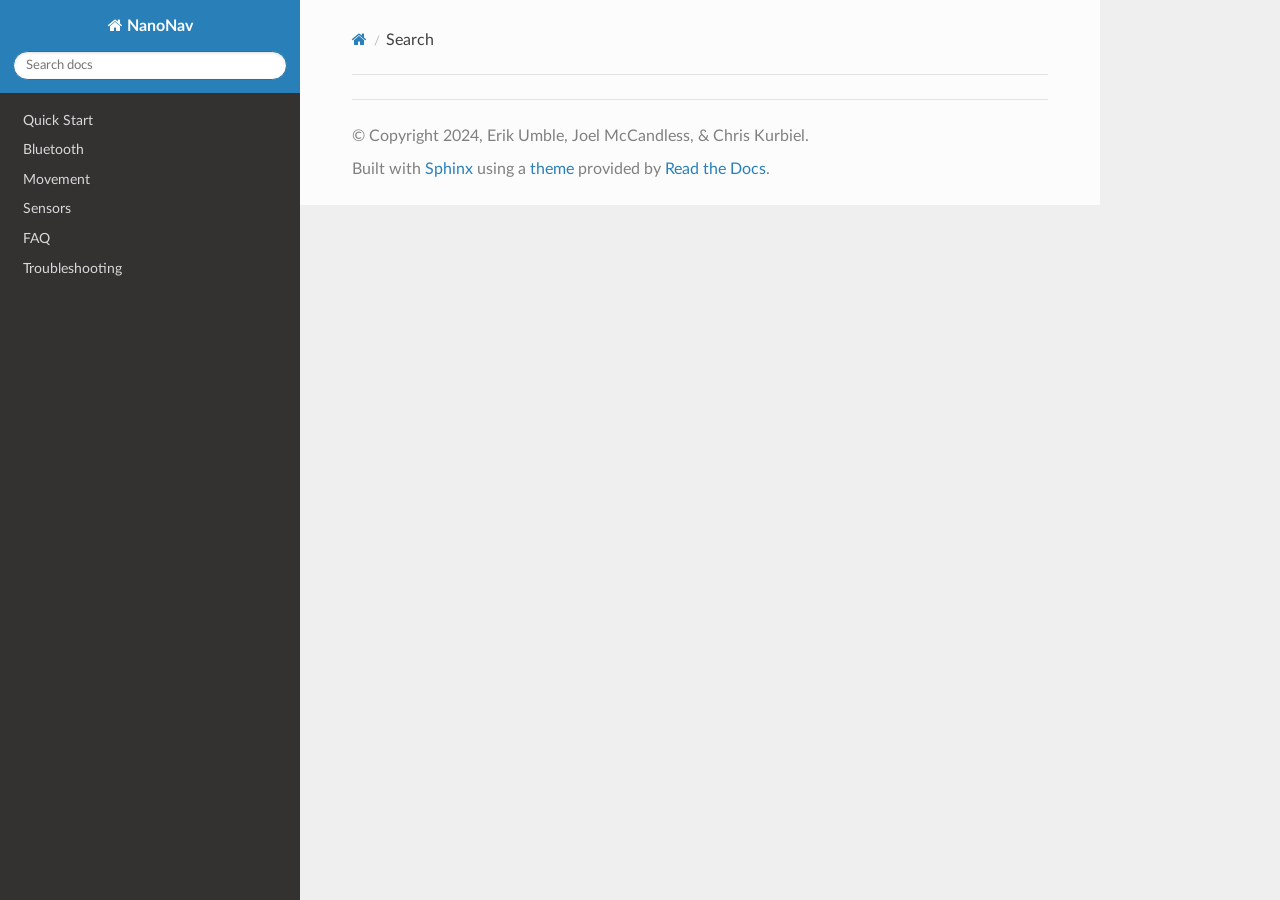
<file: search.html>
<!DOCTYPE html>
<html class="writer-html5" lang="en" data-content_root="./">
<head>
  <meta charset="utf-8" />
  <meta name="viewport" content="width=device-width, initial-scale=1.0" />
  <title>Search &mdash; NanoNav  documentation</title>
      <link rel="stylesheet" type="text/css" href="_static/pygments.css?v=b86133f3" />
      <link rel="stylesheet" type="text/css" href="_static/css/theme.css?v=e59714d7" />
      <link rel="stylesheet" type="text/css" href="_static/copybutton.css?v=76b2166b" />
      <link rel="stylesheet" type="text/css" href="_static/css/s4defs-roles.css?v=35bf4f2f" />

  
    
      <script src="_static/jquery.js?v=5d32c60e"></script>
      <script src="_static/_sphinx_javascript_frameworks_compat.js?v=2cd50e6c"></script>
      <script src="_static/documentation_options.js?v=5929fcd5"></script>
      <script src="_static/doctools.js?v=9bcbadda"></script>
      <script src="_static/sphinx_highlight.js?v=dc90522c"></script>
      <script src="_static/clipboard.min.js?v=a7894cd8"></script>
      <script src="_static/copybutton.js?v=f281be69"></script>
    <script src="_static/js/theme.js"></script>
    <script src="_static/searchtools.js"></script>
    <script src="_static/language_data.js"></script>
    <link rel="index" title="Index" href="genindex.html" />
    <link rel="search" title="Search" href="#" /> 
</head>

<body class="wy-body-for-nav"> 
  <div class="wy-grid-for-nav">
    <nav data-toggle="wy-nav-shift" class="wy-nav-side">
      <div class="wy-side-scroll">
        <div class="wy-side-nav-search" >

          
          
          <a href="index.html" class="icon icon-home">
            NanoNav
          </a>
<div role="search">
  <form id="rtd-search-form" class="wy-form" action="#" method="get">
    <input type="text" name="q" placeholder="Search docs" aria-label="Search docs" />
    <input type="hidden" name="check_keywords" value="yes" />
    <input type="hidden" name="area" value="default" />
  </form>
</div>
        </div><div class="wy-menu wy-menu-vertical" data-spy="affix" role="navigation" aria-label="Navigation menu">
              <ul>
<li class="toctree-l1"><a class="reference internal" href="usage.html">Quick Start</a></li>
<li class="toctree-l1"><a class="reference internal" href="bluetooth.html">Bluetooth</a></li>
<li class="toctree-l1"><a class="reference internal" href="movement.html">Movement</a></li>
<li class="toctree-l1"><a class="reference internal" href="sensors.html">Sensors</a></li>
<li class="toctree-l1"><a class="reference internal" href="faq.html">FAQ</a></li>
<li class="toctree-l1"><a class="reference internal" href="faq.html#troubleshooting">Troubleshooting</a></li>
</ul>

        </div>
      </div>
    </nav>

    <section data-toggle="wy-nav-shift" class="wy-nav-content-wrap"><nav class="wy-nav-top" aria-label="Mobile navigation menu" >
          <i data-toggle="wy-nav-top" class="fa fa-bars"></i>
          <a href="index.html">NanoNav</a>
      </nav>

      <div class="wy-nav-content">
        <div class="rst-content">
          <div role="navigation" aria-label="Page navigation">
  <ul class="wy-breadcrumbs">
      <li><a href="index.html" class="icon icon-home" aria-label="Home"></a></li>
      <li class="breadcrumb-item active">Search</li>
      <li class="wy-breadcrumbs-aside">
      </li>
  </ul>
  <hr/>
</div>
          <div role="main" class="document" itemscope="itemscope" itemtype="http://schema.org/Article">
           <div itemprop="articleBody">
             
  <noscript>
  <div id="fallback" class="admonition warning">
    <p class="last">
      Please activate JavaScript to enable the search functionality.
    </p>
  </div>
  </noscript>

  
  <div id="search-results">
  
  </div>

           </div>
          </div>
          <footer>

  <hr/>

  <div role="contentinfo">
    <p>&#169; Copyright 2024, Erik Umble, Joel McCandless, &amp; Chris Kurbiel.</p>
  </div>

  Built with <a href="https://www.sphinx-doc.org/">Sphinx</a> using a
    <a href="https://github.com/readthedocs/sphinx_rtd_theme">theme</a>
    provided by <a href="https://readthedocs.org">Read the Docs</a>.
   

</footer>
        </div>
      </div>
    </section>
  </div>
  <script>
      jQuery(function () {
          SphinxRtdTheme.Navigation.enable(true);
      });
  </script>
  <script>
    jQuery(function() { Search.loadIndex("searchindex.js"); });
  </script>
  
  <script id="searchindexloader"></script>
   


</body>
</html>
</file>
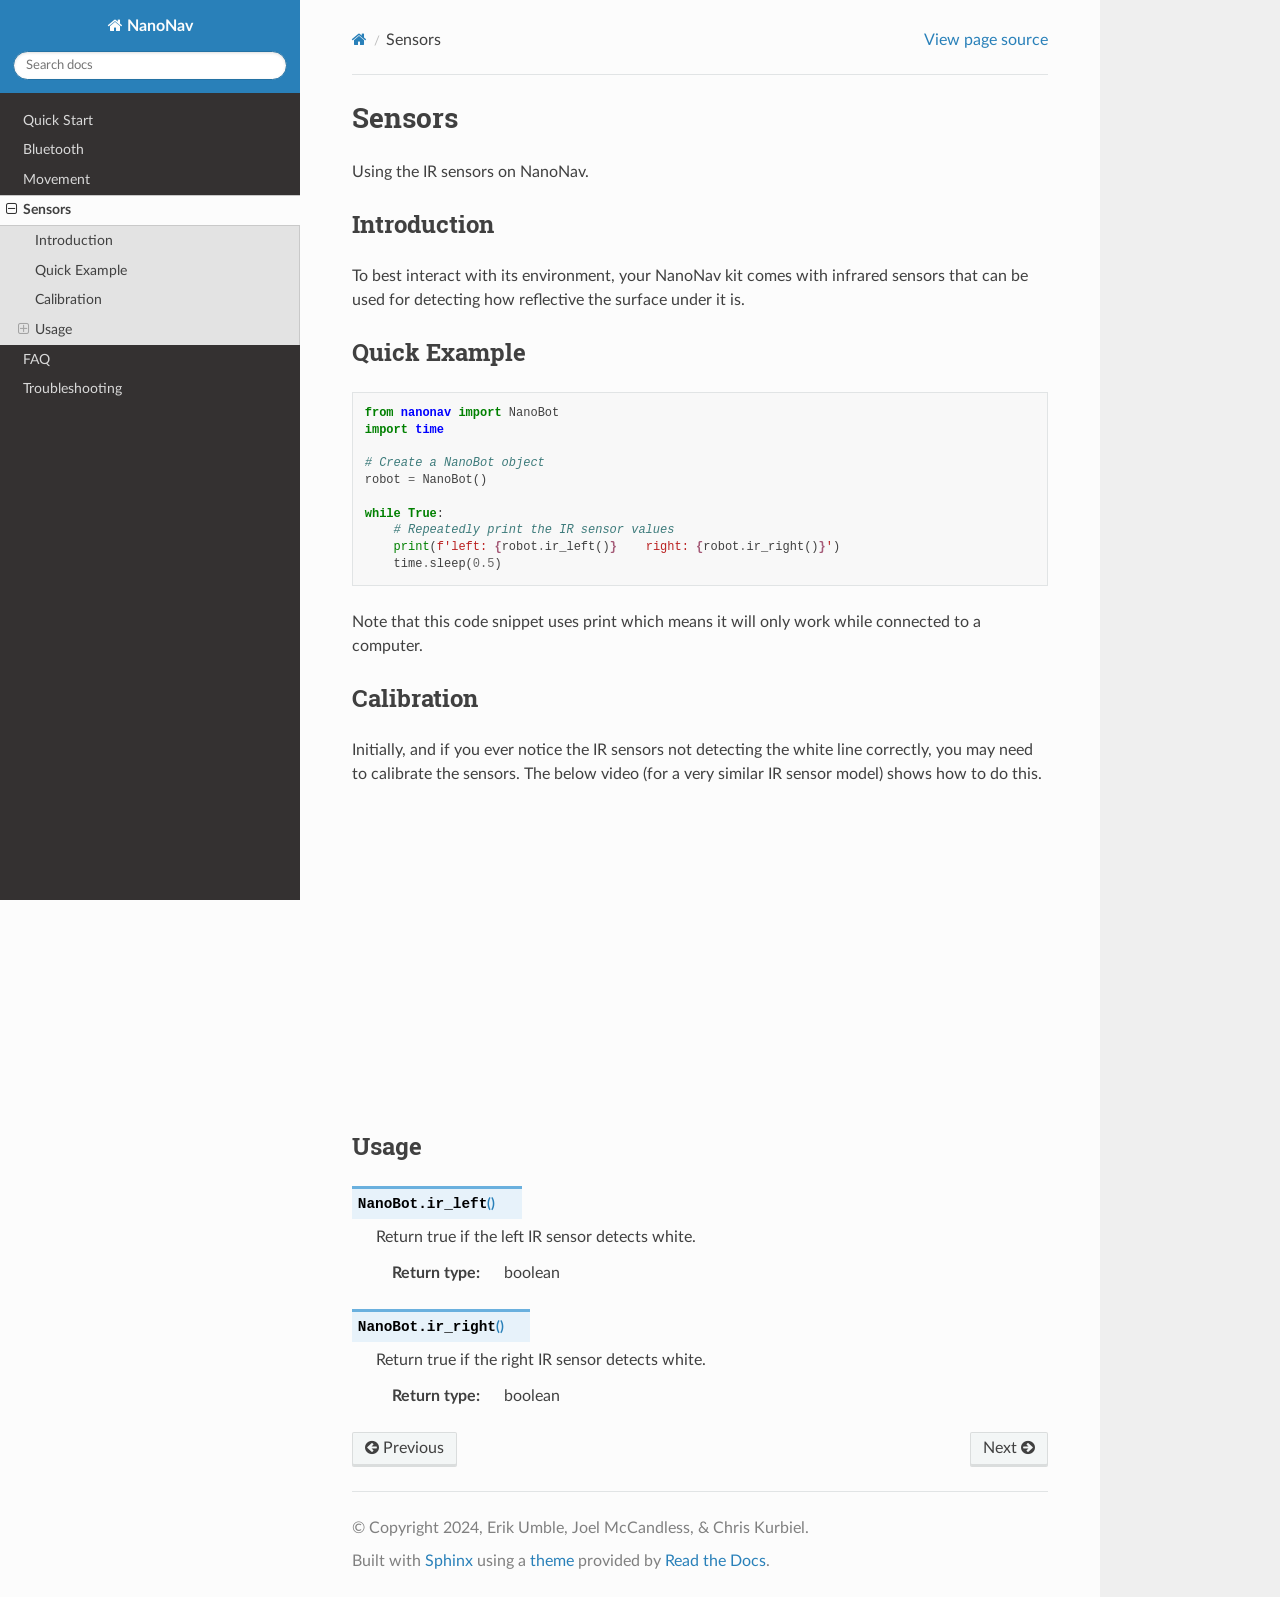
<file: sensors.html>
<!DOCTYPE html>
<html class="writer-html5" lang="en" data-content_root="./">
<head>
  <meta charset="utf-8" /><meta name="viewport" content="width=device-width, initial-scale=1" />

  <meta name="viewport" content="width=device-width, initial-scale=1.0" />
  <title>Sensors &mdash; NanoNav  documentation</title>
      <link rel="stylesheet" type="text/css" href="_static/pygments.css?v=b86133f3" />
      <link rel="stylesheet" type="text/css" href="_static/css/theme.css?v=e59714d7" />
      <link rel="stylesheet" type="text/css" href="_static/copybutton.css?v=76b2166b" />
      <link rel="stylesheet" type="text/css" href="_static/css/s4defs-roles.css?v=35bf4f2f" />

  
      <script src="_static/jquery.js?v=5d32c60e"></script>
      <script src="_static/_sphinx_javascript_frameworks_compat.js?v=2cd50e6c"></script>
      <script src="_static/documentation_options.js?v=5929fcd5"></script>
      <script src="_static/doctools.js?v=9bcbadda"></script>
      <script src="_static/sphinx_highlight.js?v=dc90522c"></script>
      <script src="_static/clipboard.min.js?v=a7894cd8"></script>
      <script src="_static/copybutton.js?v=f281be69"></script>
    <script src="_static/js/theme.js"></script>
    <link rel="index" title="Index" href="genindex.html" />
    <link rel="search" title="Search" href="search.html" />
    <link rel="next" title="FAQ" href="faq.html" />
    <link rel="prev" title="Movement" href="movement.html" /> 
</head>

<body class="wy-body-for-nav"> 
  <div class="wy-grid-for-nav">
    <nav data-toggle="wy-nav-shift" class="wy-nav-side">
      <div class="wy-side-scroll">
        <div class="wy-side-nav-search" >

          
          
          <a href="index.html" class="icon icon-home">
            NanoNav
          </a>
<div role="search">
  <form id="rtd-search-form" class="wy-form" action="search.html" method="get">
    <input type="text" name="q" placeholder="Search docs" aria-label="Search docs" />
    <input type="hidden" name="check_keywords" value="yes" />
    <input type="hidden" name="area" value="default" />
  </form>
</div>
        </div><div class="wy-menu wy-menu-vertical" data-spy="affix" role="navigation" aria-label="Navigation menu">
              <ul class="current">
<li class="toctree-l1"><a class="reference internal" href="usage.html">Quick Start</a></li>
<li class="toctree-l1"><a class="reference internal" href="bluetooth.html">Bluetooth</a></li>
<li class="toctree-l1"><a class="reference internal" href="movement.html">Movement</a></li>
<li class="toctree-l1 current"><a class="current reference internal" href="#">Sensors</a><ul>
<li class="toctree-l2"><a class="reference internal" href="#introduction">Introduction</a></li>
<li class="toctree-l2"><a class="reference internal" href="#quick-example">Quick Example</a></li>
<li class="toctree-l2"><a class="reference internal" href="#calibration">Calibration</a></li>
<li class="toctree-l2"><a class="reference internal" href="#usage">Usage</a><ul>
<li class="toctree-l3"><a class="reference internal" href="#nanonav.NanoBot.ir_left"><code class="docutils literal notranslate"><span class="pre">NanoBot.ir_left()</span></code></a></li>
<li class="toctree-l3"><a class="reference internal" href="#nanonav.NanoBot.ir_right"><code class="docutils literal notranslate"><span class="pre">NanoBot.ir_right()</span></code></a></li>
</ul>
</li>
</ul>
</li>
<li class="toctree-l1"><a class="reference internal" href="faq.html">FAQ</a></li>
<li class="toctree-l1"><a class="reference internal" href="faq.html#troubleshooting">Troubleshooting</a></li>
</ul>

        </div>
      </div>
    </nav>

    <section data-toggle="wy-nav-shift" class="wy-nav-content-wrap"><nav class="wy-nav-top" aria-label="Mobile navigation menu" >
          <i data-toggle="wy-nav-top" class="fa fa-bars"></i>
          <a href="index.html">NanoNav</a>
      </nav>

      <div class="wy-nav-content">
        <div class="rst-content">
          <div role="navigation" aria-label="Page navigation">
  <ul class="wy-breadcrumbs">
      <li><a href="index.html" class="icon icon-home" aria-label="Home"></a></li>
      <li class="breadcrumb-item active">Sensors</li>
      <li class="wy-breadcrumbs-aside">
            <a href="_sources/sensors.rst.txt" rel="nofollow"> View page source</a>
      </li>
  </ul>
  <hr/>
</div>
          <div role="main" class="document" itemscope="itemscope" itemtype="http://schema.org/Article">
           <div itemprop="articleBody">
             
  <section id="sensors">
<span id="id1"></span><h1>Sensors<a class="headerlink" href="#sensors" title="Link to this heading"></a></h1>
<p>Using the IR sensors on NanoNav.</p>
<section id="introduction">
<h2>Introduction<a class="headerlink" href="#introduction" title="Link to this heading"></a></h2>
<p>To best interact with its environment, your NanoNav kit comes with infrared sensors that can be used for detecting how reflective the surface under it is.</p>
</section>
<section id="quick-example">
<h2>Quick Example<a class="headerlink" href="#quick-example" title="Link to this heading"></a></h2>
<div class="highlight-python notranslate"><div class="highlight"><pre><span></span><span class="kn">from</span><span class="w"> </span><span class="nn">nanonav</span><span class="w"> </span><span class="kn">import</span> <span class="n">NanoBot</span>
<span class="kn">import</span><span class="w"> </span><span class="nn">time</span>

<span class="c1"># Create a NanoBot object</span>
<span class="n">robot</span> <span class="o">=</span> <span class="n">NanoBot</span><span class="p">()</span>

<span class="k">while</span> <span class="kc">True</span><span class="p">:</span>
    <span class="c1"># Repeatedly print the IR sensor values</span>
    <span class="nb">print</span><span class="p">(</span><span class="sa">f</span><span class="s1">&#39;left: </span><span class="si">{</span><span class="n">robot</span><span class="o">.</span><span class="n">ir_left</span><span class="p">()</span><span class="si">}</span><span class="s1">    right: </span><span class="si">{</span><span class="n">robot</span><span class="o">.</span><span class="n">ir_right</span><span class="p">()</span><span class="si">}</span><span class="s1">&#39;</span><span class="p">)</span>
    <span class="n">time</span><span class="o">.</span><span class="n">sleep</span><span class="p">(</span><span class="mf">0.5</span><span class="p">)</span>
</pre></div>
</div>
<p>Note that this code snippet uses <span class="incremental">print</span> which means it will only
work while connected to a computer.</p>
</section>
<section id="calibration">
<h2>Calibration<a class="headerlink" href="#calibration" title="Link to this heading"></a></h2>
<p>Initially, and if you ever notice the IR sensors not detecting the white line correctly,
you may need to calibrate the sensors. The below video (for a very similar IR sensor model)
shows how to do this.</p>
<iframe width="560" height="315" src="https://www.youtube-nocookie.com/embed/fHBPYWRgEH8?si=n_tW8sT_w2ZMGEE9" title="YouTube video player" frameborder="0" allow="accelerometer; autoplay; clipboard-write; encrypted-media; gyroscope; picture-in-picture; web-share" referrerpolicy="strict-origin-when-cross-origin" allowfullscreen></iframe></section>
<section id="usage">
<h2>Usage<a class="headerlink" href="#usage" title="Link to this heading"></a></h2>
<dl class="py method">
<dt class="sig sig-object py" id="nanonav.NanoBot.ir_left">
<span class="sig-prename descclassname"><span class="pre">NanoBot.</span></span><span class="sig-name descname"><span class="pre">ir_left</span></span><span class="sig-paren">(</span><span class="sig-paren">)</span><a class="headerlink" href="#nanonav.NanoBot.ir_left" title="Link to this definition"></a></dt>
<dd><p>Return true if the left IR sensor detects white.</p>
<dl class="field-list simple">
<dt class="field-odd">Return type<span class="colon">:</span></dt>
<dd class="field-odd"><p>boolean</p>
</dd>
</dl>
</dd></dl>

<dl class="py method">
<dt class="sig sig-object py" id="nanonav.NanoBot.ir_right">
<span class="sig-prename descclassname"><span class="pre">NanoBot.</span></span><span class="sig-name descname"><span class="pre">ir_right</span></span><span class="sig-paren">(</span><span class="sig-paren">)</span><a class="headerlink" href="#nanonav.NanoBot.ir_right" title="Link to this definition"></a></dt>
<dd><p>Return true if the right IR sensor detects white.</p>
<dl class="field-list simple">
<dt class="field-odd">Return type<span class="colon">:</span></dt>
<dd class="field-odd"><p>boolean</p>
</dd>
</dl>
</dd></dl>

</section>
</section>


           </div>
          </div>
          <footer><div class="rst-footer-buttons" role="navigation" aria-label="Footer">
        <a href="movement.html" class="btn btn-neutral float-left" title="Movement" accesskey="p" rel="prev"><span class="fa fa-arrow-circle-left" aria-hidden="true"></span> Previous</a>
        <a href="faq.html" class="btn btn-neutral float-right" title="FAQ" accesskey="n" rel="next">Next <span class="fa fa-arrow-circle-right" aria-hidden="true"></span></a>
    </div>

  <hr/>

  <div role="contentinfo">
    <p>&#169; Copyright 2024, Erik Umble, Joel McCandless, &amp; Chris Kurbiel.</p>
  </div>

  Built with <a href="https://www.sphinx-doc.org/">Sphinx</a> using a
    <a href="https://github.com/readthedocs/sphinx_rtd_theme">theme</a>
    provided by <a href="https://readthedocs.org">Read the Docs</a>.
   

</footer>
        </div>
      </div>
    </section>
  </div>
  <script>
      jQuery(function () {
          SphinxRtdTheme.Navigation.enable(true);
      });
  </script> 

</body>
</html>
</file>
<file: _static/pygments.css>
pre { line-height: 125%; }
td.linenos .normal { color: inherit; background-color: transparent; padding-left: 5px; padding-right: 5px; }
span.linenos { color: inherit; background-color: transparent; padding-left: 5px; padding-right: 5px; }
td.linenos .special { color: #000000; background-color: #ffffc0; padding-left: 5px; padding-right: 5px; }
span.linenos.special { color: #000000; background-color: #ffffc0; padding-left: 5px; padding-right: 5px; }
.highlight .hll { background-color: #ffffcc }
.highlight { background: #f8f8f8; }
.highlight .c { color: #3D7B7B; font-style: italic } /* Comment */
.highlight .err { border: 1px solid #F00 } /* Error */
.highlight .k { color: #008000; font-weight: bold } /* Keyword */
.highlight .o { color: #666 } /* Operator */
.highlight .ch { color: #3D7B7B; font-style: italic } /* Comment.Hashbang */
.highlight .cm { color: #3D7B7B; font-style: italic } /* Comment.Multiline */
.highlight .cp { color: #9C6500 } /* Comment.Preproc */
.highlight .cpf { color: #3D7B7B; font-style: italic } /* Comment.PreprocFile */
.highlight .c1 { color: #3D7B7B; font-style: italic } /* Comment.Single */
.highlight .cs { color: #3D7B7B; font-style: italic } /* Comment.Special */
.highlight .gd { color: #A00000 } /* Generic.Deleted */
.highlight .ge { font-style: italic } /* Generic.Emph */
.highlight .ges { font-weight: bold; font-style: italic } /* Generic.EmphStrong */
.highlight .gr { color: #E40000 } /* Generic.Error */
.highlight .gh { color: #000080; font-weight: bold } /* Generic.Heading */
.highlight .gi { color: #008400 } /* Generic.Inserted */
.highlight .go { color: #717171 } /* Generic.Output */
.highlight .gp { color: #000080; font-weight: bold } /* Generic.Prompt */
.highlight .gs { font-weight: bold } /* Generic.Strong */
.highlight .gu { color: #800080; font-weight: bold } /* Generic.Subheading */
.highlight .gt { color: #04D } /* Generic.Traceback */
.highlight .kc { color: #008000; font-weight: bold } /* Keyword.Constant */
.highlight .kd { color: #008000; font-weight: bold } /* Keyword.Declaration */
.highlight .kn { color: #008000; font-weight: bold } /* Keyword.Namespace */
.highlight .kp { color: #008000 } /* Keyword.Pseudo */
.highlight .kr { color: #008000; font-weight: bold } /* Keyword.Reserved */
.highlight .kt { color: #B00040 } /* Keyword.Type */
.highlight .m { color: #666 } /* Literal.Number */
.highlight .s { color: #BA2121 } /* Literal.String */
.highlight .na { color: #687822 } /* Name.Attribute */
.highlight .nb { color: #008000 } /* Name.Builtin */
.highlight .nc { color: #00F; font-weight: bold } /* Name.Class */
.highlight .no { color: #800 } /* Name.Constant */
.highlight .nd { color: #A2F } /* Name.Decorator */
.highlight .ni { color: #717171; font-weight: bold } /* Name.Entity */
.highlight .ne { color: #CB3F38; font-weight: bold } /* Name.Exception */
.highlight .nf { color: #00F } /* Name.Function */
.highlight .nl { color: #767600 } /* Name.Label */
.highlight .nn { color: #00F; font-weight: bold } /* Name.Namespace */
.highlight .nt { color: #008000; font-weight: bold } /* Name.Tag */
.highlight .nv { color: #19177C } /* Name.Variable */
.highlight .ow { color: #A2F; font-weight: bold } /* Operator.Word */
.highlight .w { color: #BBB } /* Text.Whitespace */
.highlight .mb { color: #666 } /* Literal.Number.Bin */
.highlight .mf { color: #666 } /* Literal.Number.Float */
.highlight .mh { color: #666 } /* Literal.Number.Hex */
.highlight .mi { color: #666 } /* Literal.Number.Integer */
.highlight .mo { color: #666 } /* Literal.Number.Oct */
.highlight .sa { color: #BA2121 } /* Literal.String.Affix */
.highlight .sb { color: #BA2121 } /* Literal.String.Backtick */
.highlight .sc { color: #BA2121 } /* Literal.String.Char */
.highlight .dl { color: #BA2121 } /* Literal.String.Delimiter */
.highlight .sd { color: #BA2121; font-style: italic } /* Literal.String.Doc */
.highlight .s2 { color: #BA2121 } /* Literal.String.Double */
.highlight .se { color: #AA5D1F; font-weight: bold } /* Literal.String.Escape */
.highlight .sh { color: #BA2121 } /* Literal.String.Heredoc */
.highlight .si { color: #A45A77; font-weight: bold } /* Literal.String.Interpol */
.highlight .sx { color: #008000 } /* Literal.String.Other */
.highlight .sr { color: #A45A77 } /* Literal.String.Regex */
.highlight .s1 { color: #BA2121 } /* Literal.String.Single */
.highlight .ss { color: #19177C } /* Literal.String.Symbol */
.highlight .bp { color: #008000 } /* Name.Builtin.Pseudo */
.highlight .fm { color: #00F } /* Name.Function.Magic */
.highlight .vc { color: #19177C } /* Name.Variable.Class */
.highlight .vg { color: #19177C } /* Name.Variable.Global */
.highlight .vi { color: #19177C } /* Name.Variable.Instance */
.highlight .vm { color: #19177C } /* Name.Variable.Magic */
.highlight .il { color: #666 } /* Literal.Number.Integer.Long */
</file>
<file: _static/css/theme.css>
html{box-sizing:border-box}*,:after,:before{box-sizing:inherit}article,aside,details,figcaption,figure,footer,header,hgroup,nav,section{display:block}audio,canvas,video{display:inline-block;*display:inline;*zoom:1}[hidden],audio:not([controls]){display:none}*{-webkit-box-sizing:border-box;-moz-box-sizing:border-box;box-sizing:border-box}html{font-size:100%;-webkit-text-size-adjust:100%;-ms-text-size-adjust:100%}body{margin:0}a:active,a:hover{outline:0}abbr[title]{border-bottom:1px dotted}b,strong{font-weight:700}blockquote{margin:0}dfn{font-style:italic}ins{background:#ff9;text-decoration:none}ins,mark{color:#000}mark{background:#ff0;font-style:italic;font-weight:700}.rst-content code,.rst-content tt,code,kbd,pre,samp{font-family:monospace,serif;_font-family:courier new,monospace;font-size:1em}pre{white-space:pre}q{quotes:none}q:after,q:before{content:"";content:none}small{font-size:85%}sub,sup{font-size:75%;line-height:0;position:relative;vertical-align:baseline}sup{top:-.5em}sub{bottom:-.25em}dl,ol,ul{margin:0;padding:0;list-style:none;list-style-image:none}li{list-style:none}dd{margin:0}img{border:0;-ms-interpolation-mode:bicubic;vertical-align:middle;max-width:100%}svg:not(:root){overflow:hidden}figure,form{margin:0}label{cursor:pointer}button,input,select,textarea{font-size:100%;margin:0;vertical-align:baseline;*vertical-align:middle}button,input{line-height:normal}button,input[type=button],input[type=reset],input[type=submit]{cursor:pointer;-webkit-appearance:button;*overflow:visible}button[disabled],input[disabled]{cursor:default}input[type=search]{-webkit-appearance:textfield;-moz-box-sizing:content-box;-webkit-box-sizing:content-box;box-sizing:content-box}textarea{resize:vertical}table{border-collapse:collapse;border-spacing:0}td{vertical-align:top}.chromeframe{margin:.2em 0;background:#ccc;color:#000;padding:.2em 0}.ir{display:block;border:0;text-indent:-999em;overflow:hidden;background-color:transparent;background-repeat:no-repeat;text-align:left;direction:ltr;*line-height:0}.ir br{display:none}.hidden{display:none!important;visibility:hidden}.visuallyhidden{border:0;clip:rect(0 0 0 0);height:1px;margin:-1px;overflow:hidden;padding:0;position:absolute;width:1px}.visuallyhidden.focusable:active,.visuallyhidden.focusable:focus{clip:auto;height:auto;margin:0;overflow:visible;position:static;width:auto}.invisible{visibility:hidden}.relative{position:relative}big,small{font-size:100%}@media print{body,html,section{background:none!important}*{box-shadow:none!important;text-shadow:none!important;filter:none!important;-ms-filter:none!important}a,a:visited{text-decoration:underline}.ir a:after,a[href^="#"]:after,a[href^="javascript:"]:after{content:""}blockquote,pre{page-break-inside:avoid}thead{display:table-header-group}img,tr{page-break-inside:avoid}img{max-width:100%!important}@page{margin:.5cm}.rst-content .toctree-wrapper>p.caption,h2,h3,p{orphans:3;widows:3}.rst-content .toctree-wrapper>p.caption,h2,h3{page-break-after:avoid}}.btn,.fa:before,.icon:before,.rst-content .admonition,.rst-content .admonition-title:before,.rst-content .admonition-todo,.rst-content .attention,.rst-content .caution,.rst-content .code-block-caption .headerlink:before,.rst-content .danger,.rst-content .eqno .headerlink:before,.rst-content .error,.rst-content .hint,.rst-content .important,.rst-content .note,.rst-content .seealso,.rst-content .tip,.rst-content .warning,.rst-content code.download span:first-child:before,.rst-content dl dt .headerlink:before,.rst-content h1 .headerlink:before,.rst-content h2 .headerlink:before,.rst-content h3 .headerlink:before,.rst-content h4 .headerlink:before,.rst-content h5 .headerlink:before,.rst-content h6 .headerlink:before,.rst-content p.caption .headerlink:before,.rst-content p .headerlink:before,.rst-content table>caption .headerlink:before,.rst-content tt.download span:first-child:before,.wy-alert,.wy-dropdown .caret:before,.wy-inline-validate.wy-inline-validate-danger .wy-input-context:before,.wy-inline-validate.wy-inline-validate-info .wy-input-context:before,.wy-inline-validate.wy-inline-validate-success .wy-input-context:before,.wy-inline-validate.wy-inline-validate-warning .wy-input-context:before,.wy-menu-vertical li.current>a button.toctree-expand:before,.wy-menu-vertical li.on a button.toctree-expand:before,.wy-menu-vertical li button.toctree-expand:before,input[type=color],input[type=date],input[type=datetime-local],input[type=datetime],input[type=email],input[type=month],input[type=number],input[type=password],input[type=search],input[type=tel],input[type=text],input[type=time],input[type=url],input[type=week],select,textarea{-webkit-font-smoothing:antialiased}.clearfix{*zoom:1}.clearfix:after,.clearfix:before{display:table;content:""}.clearfix:after{clear:both}/*!
 *  Font Awesome 4.7.0 by @davegandy - http://fontawesome.io - @fontawesome
 *  License - http://fontawesome.io/license (Font: SIL OFL 1.1, CSS: MIT License)
 */@font-face{font-family:FontAwesome;src:url(fonts/fontawesome-webfont.eot?674f50d287a8c48dc19ba404d20fe713);src:url(fonts/fontawesome-webfont.eot?674f50d287a8c48dc19ba404d20fe713?#iefix&v=4.7.0) format("embedded-opentype"),url(fonts/fontawesome-webfont.woff2?af7ae505a9eed503f8b8e6982036873e) format("woff2"),url(fonts/fontawesome-webfont.woff?fee66e712a8a08eef5805a46892932ad) format("woff"),url(fonts/fontawesome-webfont.ttf?b06871f281fee6b241d60582ae9369b9) format("truetype"),url(fonts/fontawesome-webfont.svg?912ec66d7572ff821749319396470bde#fontawesomeregular) format("svg");font-weight:400;font-style:normal}.fa,.icon,.rst-content .admonition-title,.rst-content .code-block-caption .headerlink,.rst-content .eqno .headerlink,.rst-content code.download span:first-child,.rst-content dl dt .headerlink,.rst-content h1 .headerlink,.rst-content h2 .headerlink,.rst-content h3 .headerlink,.rst-content h4 .headerlink,.rst-content h5 .headerlink,.rst-content h6 .headerlink,.rst-content p.caption .headerlink,.rst-content p .headerlink,.rst-content table>caption .headerlink,.rst-content tt.download span:first-child,.wy-menu-vertical li.current>a button.toctree-expand,.wy-menu-vertical li.on a button.toctree-expand,.wy-menu-vertical li button.toctree-expand{display:inline-block;font:normal normal normal 14px/1 FontAwesome;font-size:inherit;text-rendering:auto;-webkit-font-smoothing:antialiased;-moz-osx-font-smoothing:grayscale}.fa-lg{font-size:1.33333em;line-height:.75em;vertical-align:-15%}.fa-2x{font-size:2em}.fa-3x{font-size:3em}.fa-4x{font-size:4em}.fa-5x{font-size:5em}.fa-fw{width:1.28571em;text-align:center}.fa-ul{padding-left:0;margin-left:2.14286em;list-style-type:none}.fa-ul>li{position:relative}.fa-li{position:absolute;left:-2.14286em;width:2.14286em;top:.14286em;text-align:center}.fa-li.fa-lg{left:-1.85714em}.fa-border{padding:.2em .25em .15em;border:.08em solid #eee;border-radius:.1em}.fa-pull-left{float:left}.fa-pull-right{float:right}.fa-pull-left.icon,.fa.fa-pull-left,.rst-content .code-block-caption .fa-pull-left.headerlink,.rst-content .eqno .fa-pull-left.headerlink,.rst-content .fa-pull-left.admonition-title,.rst-content code.download span.fa-pull-left:first-child,.rst-content dl dt .fa-pull-left.headerlink,.rst-content h1 .fa-pull-left.headerlink,.rst-content h2 .fa-pull-left.headerlink,.rst-content h3 .fa-pull-left.headerlink,.rst-content h4 .fa-pull-left.headerlink,.rst-content h5 .fa-pull-left.headerlink,.rst-content h6 .fa-pull-left.headerlink,.rst-content p .fa-pull-left.headerlink,.rst-content table>caption .fa-pull-left.headerlink,.rst-content tt.download span.fa-pull-left:first-child,.wy-menu-vertical li.current>a button.fa-pull-left.toctree-expand,.wy-menu-vertical li.on a button.fa-pull-left.toctree-expand,.wy-menu-vertical li button.fa-pull-left.toctree-expand{margin-right:.3em}.fa-pull-right.icon,.fa.fa-pull-right,.rst-content .code-block-caption .fa-pull-right.headerlink,.rst-content .eqno .fa-pull-right.headerlink,.rst-content .fa-pull-right.admonition-title,.rst-content code.download span.fa-pull-right:first-child,.rst-content dl dt .fa-pull-right.headerlink,.rst-content h1 .fa-pull-right.headerlink,.rst-content h2 .fa-pull-right.headerlink,.rst-content h3 .fa-pull-right.headerlink,.rst-content h4 .fa-pull-right.headerlink,.rst-content h5 .fa-pull-right.headerlink,.rst-content h6 .fa-pull-right.headerlink,.rst-content p .fa-pull-right.headerlink,.rst-content table>caption .fa-pull-right.headerlink,.rst-content tt.download span.fa-pull-right:first-child,.wy-menu-vertical li.current>a button.fa-pull-right.toctree-expand,.wy-menu-vertical li.on a button.fa-pull-right.toctree-expand,.wy-menu-vertical li button.fa-pull-right.toctree-expand{margin-left:.3em}.pull-right{float:right}.pull-left{float:left}.fa.pull-left,.pull-left.icon,.rst-content .code-block-caption .pull-left.headerlink,.rst-content .eqno .pull-left.headerlink,.rst-content .pull-left.admonition-title,.rst-content code.download span.pull-left:first-child,.rst-content dl dt .pull-left.headerlink,.rst-content h1 .pull-left.headerlink,.rst-content h2 .pull-left.headerlink,.rst-content h3 .pull-left.headerlink,.rst-content h4 .pull-left.headerlink,.rst-content h5 .pull-left.headerlink,.rst-content h6 .pull-left.headerlink,.rst-content p .pull-left.headerlink,.rst-content table>caption .pull-left.headerlink,.rst-content tt.download span.pull-left:first-child,.wy-menu-vertical li.current>a button.pull-left.toctree-expand,.wy-menu-vertical li.on a button.pull-left.toctree-expand,.wy-menu-vertical li button.pull-left.toctree-expand{margin-right:.3em}.fa.pull-right,.pull-right.icon,.rst-content .code-block-caption .pull-right.headerlink,.rst-content .eqno .pull-right.headerlink,.rst-content .pull-right.admonition-title,.rst-content code.download span.pull-right:first-child,.rst-content dl dt .pull-right.headerlink,.rst-content h1 .pull-right.headerlink,.rst-content h2 .pull-right.headerlink,.rst-content h3 .pull-right.headerlink,.rst-content h4 .pull-right.headerlink,.rst-content h5 .pull-right.headerlink,.rst-content h6 .pull-right.headerlink,.rst-content p .pull-right.headerlink,.rst-content table>caption .pull-right.headerlink,.rst-content tt.download span.pull-right:first-child,.wy-menu-vertical li.current>a button.pull-right.toctree-expand,.wy-menu-vertical li.on a button.pull-right.toctree-expand,.wy-menu-vertical li button.pull-right.toctree-expand{margin-left:.3em}.fa-spin{-webkit-animation:fa-spin 2s linear infinite;animation:fa-spin 2s linear infinite}.fa-pulse{-webkit-animation:fa-spin 1s steps(8) infinite;animation:fa-spin 1s steps(8) infinite}@-webkit-keyframes fa-spin{0%{-webkit-transform:rotate(0deg);transform:rotate(0deg)}to{-webkit-transform:rotate(359deg);transform:rotate(359deg)}}@keyframes fa-spin{0%{-webkit-transform:rotate(0deg);transform:rotate(0deg)}to{-webkit-transform:rotate(359deg);transform:rotate(359deg)}}.fa-rotate-90{-ms-filter:"progid:DXImageTransform.Microsoft.BasicImage(rotation=1)";-webkit-transform:rotate(90deg);-ms-transform:rotate(90deg);transform:rotate(90deg)}.fa-rotate-180{-ms-filter:"progid:DXImageTransform.Microsoft.BasicImage(rotation=2)";-webkit-transform:rotate(180deg);-ms-transform:rotate(180deg);transform:rotate(180deg)}.fa-rotate-270{-ms-filter:"progid:DXImageTransform.Microsoft.BasicImage(rotation=3)";-webkit-transform:rotate(270deg);-ms-transform:rotate(270deg);transform:rotate(270deg)}.fa-flip-horizontal{-ms-filter:"progid:DXImageTransform.Microsoft.BasicImage(rotation=0, mirror=1)";-webkit-transform:scaleX(-1);-ms-transform:scaleX(-1);transform:scaleX(-1)}.fa-flip-vertical{-ms-filter:"progid:DXImageTransform.Microsoft.BasicImage(rotation=2, mirror=1)";-webkit-transform:scaleY(-1);-ms-transform:scaleY(-1);transform:scaleY(-1)}:root .fa-flip-horizontal,:root .fa-flip-vertical,:root .fa-rotate-90,:root .fa-rotate-180,:root .fa-rotate-270{filter:none}.fa-stack{position:relative;display:inline-block;width:2em;height:2em;line-height:2em;vertical-align:middle}.fa-stack-1x,.fa-stack-2x{position:absolute;left:0;width:100%;text-align:center}.fa-stack-1x{line-height:inherit}.fa-stack-2x{font-size:2em}.fa-inverse{color:#fff}.fa-glass:before{content:""}.fa-music:before{content:""}.fa-search:before,.icon-search:before{content:""}.fa-envelope-o:before{content:""}.fa-heart:before{content:""}.fa-star:before{content:""}.fa-star-o:before{content:""}.fa-user:before{content:""}.fa-film:before{content:""}.fa-th-large:before{content:""}.fa-th:before{content:""}.fa-th-list:before{content:""}.fa-check:before{content:""}.fa-close:before,.fa-remove:before,.fa-times:before{content:""}.fa-search-plus:before{content:""}.fa-search-minus:before{content:""}.fa-power-off:before{content:""}.fa-signal:before{content:""}.fa-cog:before,.fa-gear:before{content:""}.fa-trash-o:before{content:""}.fa-home:before,.icon-home:before{content:""}.fa-file-o:before{content:""}.fa-clock-o:before{content:""}.fa-road:before{content:""}.fa-download:before,.rst-content code.download span:first-child:before,.rst-content tt.download span:first-child:before{content:""}.fa-arrow-circle-o-down:before{content:""}.fa-arrow-circle-o-up:before{content:""}.fa-inbox:before{content:""}.fa-play-circle-o:before{content:""}.fa-repeat:before,.fa-rotate-right:before{content:""}.fa-refresh:before{content:""}.fa-list-alt:before{content:""}.fa-lock:before{content:""}.fa-flag:before{content:""}.fa-headphones:before{content:""}.fa-volume-off:before{content:""}.fa-volume-down:before{content:""}.fa-volume-up:before{content:""}.fa-qrcode:before{content:""}.fa-barcode:before{content:""}.fa-tag:before{content:""}.fa-tags:before{content:""}.fa-book:before,.icon-book:before{content:""}.fa-bookmark:before{content:""}.fa-print:before{content:""}.fa-camera:before{content:""}.fa-font:before{content:""}.fa-bold:before{content:""}.fa-italic:before{content:""}.fa-text-height:before{content:""}.fa-text-width:before{content:""}.fa-align-left:before{content:""}.fa-align-center:before{content:""}.fa-align-right:before{content:""}.fa-align-justify:before{content:""}.fa-list:before{content:""}.fa-dedent:before,.fa-outdent:before{content:""}.fa-indent:before{content:""}.fa-video-camera:before{content:""}.fa-image:before,.fa-photo:before,.fa-picture-o:before{content:""}.fa-pencil:before{content:""}.fa-map-marker:before{content:""}.fa-adjust:before{content:""}.fa-tint:before{content:""}.fa-edit:before,.fa-pencil-square-o:before{content:""}.fa-share-square-o:before{content:""}.fa-check-square-o:before{content:""}.fa-arrows:before{content:""}.fa-step-backward:before{content:""}.fa-fast-backward:before{content:""}.fa-backward:before{content:""}.fa-play:before{content:""}.fa-pause:before{content:""}.fa-stop:before{content:""}.fa-forward:before{content:""}.fa-fast-forward:before{content:""}.fa-step-forward:before{content:""}.fa-eject:before{content:""}.fa-chevron-left:before{content:""}.fa-chevron-right:before{content:""}.fa-plus-circle:before{content:""}.fa-minus-circle:before{content:""}.fa-times-circle:before,.wy-inline-validate.wy-inline-validate-danger .wy-input-context:before{content:""}.fa-check-circle:before,.wy-inline-validate.wy-inline-validate-success .wy-input-context:before{content:""}.fa-question-circle:before{content:""}.fa-info-circle:before{content:""}.fa-crosshairs:before{content:""}.fa-times-circle-o:before{content:""}.fa-check-circle-o:before{content:""}.fa-ban:before{content:""}.fa-arrow-left:before{content:""}.fa-arrow-right:before{content:""}.fa-arrow-up:before{content:""}.fa-arrow-down:before{content:""}.fa-mail-forward:before,.fa-share:before{content:""}.fa-expand:before{content:""}.fa-compress:before{content:""}.fa-plus:before{content:""}.fa-minus:before{content:""}.fa-asterisk:before{content:""}.fa-exclamation-circle:before,.rst-content .admonition-title:before,.wy-inline-validate.wy-inline-validate-info .wy-input-context:before,.wy-inline-validate.wy-inline-validate-warning .wy-input-context:before{content:""}.fa-gift:before{content:""}.fa-leaf:before{content:""}.fa-fire:before,.icon-fire:before{content:""}.fa-eye:before{content:""}.fa-eye-slash:before{content:""}.fa-exclamation-triangle:before,.fa-warning:before{content:""}.fa-plane:before{content:""}.fa-calendar:before{content:""}.fa-random:before{content:""}.fa-comment:before{content:""}.fa-magnet:before{content:""}.fa-chevron-up:before{content:""}.fa-chevron-down:before{content:""}.fa-retweet:before{content:""}.fa-shopping-cart:before{content:""}.fa-folder:before{content:""}.fa-folder-open:before{content:""}.fa-arrows-v:before{content:""}.fa-arrows-h:before{content:""}.fa-bar-chart-o:before,.fa-bar-chart:before{content:""}.fa-twitter-square:before{content:""}.fa-facebook-square:before{content:""}.fa-camera-retro:before{content:""}.fa-key:before{content:""}.fa-cogs:before,.fa-gears:before{content:""}.fa-comments:before{content:""}.fa-thumbs-o-up:before{content:""}.fa-thumbs-o-down:before{content:""}.fa-star-half:before{content:""}.fa-heart-o:before{content:""}.fa-sign-out:before{content:""}.fa-linkedin-square:before{content:""}.fa-thumb-tack:before{content:""}.fa-external-link:before{content:""}.fa-sign-in:before{content:""}.fa-trophy:before{content:""}.fa-github-square:before{content:""}.fa-upload:before{content:""}.fa-lemon-o:before{content:""}.fa-phone:before{content:""}.fa-square-o:before{content:""}.fa-bookmark-o:before{content:""}.fa-phone-square:before{content:""}.fa-twitter:before{content:""}.fa-facebook-f:before,.fa-facebook:before{content:""}.fa-github:before,.icon-github:before{content:""}.fa-unlock:before{content:""}.fa-credit-card:before{content:""}.fa-feed:before,.fa-rss:before{content:""}.fa-hdd-o:before{content:""}.fa-bullhorn:before{content:""}.fa-bell:before{content:""}.fa-certificate:before{content:""}.fa-hand-o-right:before{content:""}.fa-hand-o-left:before{content:""}.fa-hand-o-up:before{content:""}.fa-hand-o-down:before{content:""}.fa-arrow-circle-left:before,.icon-circle-arrow-left:before{content:""}.fa-arrow-circle-right:before,.icon-circle-arrow-right:before{content:""}.fa-arrow-circle-up:before{content:""}.fa-arrow-circle-down:before{content:""}.fa-globe:before{content:""}.fa-wrench:before{content:""}.fa-tasks:before{content:""}.fa-filter:before{content:""}.fa-briefcase:before{content:""}.fa-arrows-alt:before{content:""}.fa-group:before,.fa-users:before{content:""}.fa-chain:before,.fa-link:before,.icon-link:before{content:""}.fa-cloud:before{content:""}.fa-flask:before{content:""}.fa-cut:before,.fa-scissors:before{content:""}.fa-copy:before,.fa-files-o:before{content:""}.fa-paperclip:before{content:""}.fa-floppy-o:before,.fa-save:before{content:""}.fa-square:before{content:""}.fa-bars:before,.fa-navicon:before,.fa-reorder:before{content:""}.fa-list-ul:before{content:""}.fa-list-ol:before{content:""}.fa-strikethrough:before{content:""}.fa-underline:before{content:""}.fa-table:before{content:""}.fa-magic:before{content:""}.fa-truck:before{content:""}.fa-pinterest:before{content:""}.fa-pinterest-square:before{content:""}.fa-google-plus-square:before{content:""}.fa-google-plus:before{content:""}.fa-money:before{content:""}.fa-caret-down:before,.icon-caret-down:before,.wy-dropdown .caret:before{content:""}.fa-caret-up:before{content:""}.fa-caret-left:before{content:""}.fa-caret-right:before{content:""}.fa-columns:before{content:""}.fa-sort:before,.fa-unsorted:before{content:""}.fa-sort-desc:before,.fa-sort-down:before{content:""}.fa-sort-asc:before,.fa-sort-up:before{content:""}.fa-envelope:before{content:""}.fa-linkedin:before{content:""}.fa-rotate-left:before,.fa-undo:before{content:""}.fa-gavel:before,.fa-legal:before{content:""}.fa-dashboard:before,.fa-tachometer:before{content:""}.fa-comment-o:before{content:""}.fa-comments-o:before{content:""}.fa-bolt:before,.fa-flash:before{content:""}.fa-sitemap:before{content:""}.fa-umbrella:before{content:""}.fa-clipboard:before,.fa-paste:before{content:""}.fa-lightbulb-o:before{content:""}.fa-exchange:before{content:""}.fa-cloud-download:before{content:""}.fa-cloud-upload:before{content:""}.fa-user-md:before{content:""}.fa-stethoscope:before{content:""}.fa-suitcase:before{content:""}.fa-bell-o:before{content:""}.fa-coffee:before{content:""}.fa-cutlery:before{content:""}.fa-file-text-o:before{content:""}.fa-building-o:before{content:""}.fa-hospital-o:before{content:""}.fa-ambulance:before{content:""}.fa-medkit:before{content:""}.fa-fighter-jet:before{content:""}.fa-beer:before{content:""}.fa-h-square:before{content:""}.fa-plus-square:before{content:""}.fa-angle-double-left:before{content:""}.fa-angle-double-right:before{content:""}.fa-angle-double-up:before{content:""}.fa-angle-double-down:before{content:""}.fa-angle-left:before{content:""}.fa-angle-right:before{content:""}.fa-angle-up:before{content:""}.fa-angle-down:before{content:""}.fa-desktop:before{content:""}.fa-laptop:before{content:""}.fa-tablet:before{content:""}.fa-mobile-phone:before,.fa-mobile:before{content:""}.fa-circle-o:before{content:""}.fa-quote-left:before{content:""}.fa-quote-right:before{content:""}.fa-spinner:before{content:""}.fa-circle:before{content:""}.fa-mail-reply:before,.fa-reply:before{content:""}.fa-github-alt:before{content:""}.fa-folder-o:before{content:""}.fa-folder-open-o:before{content:""}.fa-smile-o:before{content:""}.fa-frown-o:before{content:""}.fa-meh-o:before{content:""}.fa-gamepad:before{content:""}.fa-keyboard-o:before{content:""}.fa-flag-o:before{content:""}.fa-flag-checkered:before{content:""}.fa-terminal:before{content:""}.fa-code:before{content:""}.fa-mail-reply-all:before,.fa-reply-all:before{content:""}.fa-star-half-empty:before,.fa-star-half-full:before,.fa-star-half-o:before{content:""}.fa-location-arrow:before{content:""}.fa-crop:before{content:""}.fa-code-fork:before{content:""}.fa-chain-broken:before,.fa-unlink:before{content:""}.fa-question:before{content:""}.fa-info:before{content:""}.fa-exclamation:before{content:""}.fa-superscript:before{content:""}.fa-subscript:before{content:""}.fa-eraser:before{content:""}.fa-puzzle-piece:before{content:""}.fa-microphone:before{content:""}.fa-microphone-slash:before{content:""}.fa-shield:before{content:""}.fa-calendar-o:before{content:""}.fa-fire-extinguisher:before{content:""}.fa-rocket:before{content:""}.fa-maxcdn:before{content:""}.fa-chevron-circle-left:before{content:""}.fa-chevron-circle-right:before{content:""}.fa-chevron-circle-up:before{content:""}.fa-chevron-circle-down:before{content:""}.fa-html5:before{content:""}.fa-css3:before{content:""}.fa-anchor:before{content:""}.fa-unlock-alt:before{content:""}.fa-bullseye:before{content:""}.fa-ellipsis-h:before{content:""}.fa-ellipsis-v:before{content:""}.fa-rss-square:before{content:""}.fa-play-circle:before{content:""}.fa-ticket:before{content:""}.fa-minus-square:before{content:""}.fa-minus-square-o:before,.wy-menu-vertical li.current>a button.toctree-expand:before,.wy-menu-vertical li.on a button.toctree-expand:before{content:""}.fa-level-up:before{content:""}.fa-level-down:before{content:""}.fa-check-square:before{content:""}.fa-pencil-square:before{content:""}.fa-external-link-square:before{content:""}.fa-share-square:before{content:""}.fa-compass:before{content:""}.fa-caret-square-o-down:before,.fa-toggle-down:before{content:""}.fa-caret-square-o-up:before,.fa-toggle-up:before{content:""}.fa-caret-square-o-right:before,.fa-toggle-right:before{content:""}.fa-eur:before,.fa-euro:before{content:""}.fa-gbp:before{content:""}.fa-dollar:before,.fa-usd:before{content:""}.fa-inr:before,.fa-rupee:before{content:""}.fa-cny:before,.fa-jpy:before,.fa-rmb:before,.fa-yen:before{content:""}.fa-rouble:before,.fa-rub:before,.fa-ruble:before{content:""}.fa-krw:before,.fa-won:before{content:""}.fa-bitcoin:before,.fa-btc:before{content:""}.fa-file:before{content:""}.fa-file-text:before{content:""}.fa-sort-alpha-asc:before{content:""}.fa-sort-alpha-desc:before{content:""}.fa-sort-amount-asc:before{content:""}.fa-sort-amount-desc:before{content:""}.fa-sort-numeric-asc:before{content:""}.fa-sort-numeric-desc:before{content:""}.fa-thumbs-up:before{content:""}.fa-thumbs-down:before{content:""}.fa-youtube-square:before{content:""}.fa-youtube:before{content:""}.fa-xing:before{content:""}.fa-xing-square:before{content:""}.fa-youtube-play:before{content:""}.fa-dropbox:before{content:""}.fa-stack-overflow:before{content:""}.fa-instagram:before{content:""}.fa-flickr:before{content:""}.fa-adn:before{content:""}.fa-bitbucket:before,.icon-bitbucket:before{content:""}.fa-bitbucket-square:before{content:""}.fa-tumblr:before{content:""}.fa-tumblr-square:before{content:""}.fa-long-arrow-down:before{content:""}.fa-long-arrow-up:before{content:""}.fa-long-arrow-left:before{content:""}.fa-long-arrow-right:before{content:""}.fa-apple:before{content:""}.fa-windows:before{content:""}.fa-android:before{content:""}.fa-linux:before{content:""}.fa-dribbble:before{content:""}.fa-skype:before{content:""}.fa-foursquare:before{content:""}.fa-trello:before{content:""}.fa-female:before{content:""}.fa-male:before{content:""}.fa-gittip:before,.fa-gratipay:before{content:""}.fa-sun-o:before{content:""}.fa-moon-o:before{content:""}.fa-archive:before{content:""}.fa-bug:before{content:""}.fa-vk:before{content:""}.fa-weibo:before{content:""}.fa-renren:before{content:""}.fa-pagelines:before{content:""}.fa-stack-exchange:before{content:""}.fa-arrow-circle-o-right:before{content:""}.fa-arrow-circle-o-left:before{content:""}.fa-caret-square-o-left:before,.fa-toggle-left:before{content:""}.fa-dot-circle-o:before{content:""}.fa-wheelchair:before{content:""}.fa-vimeo-square:before{content:""}.fa-try:before,.fa-turkish-lira:before{content:""}.fa-plus-square-o:before,.wy-menu-vertical li button.toctree-expand:before{content:""}.fa-space-shuttle:before{content:""}.fa-slack:before{content:""}.fa-envelope-square:before{content:""}.fa-wordpress:before{content:""}.fa-openid:before{content:""}.fa-bank:before,.fa-institution:before,.fa-university:before{content:""}.fa-graduation-cap:before,.fa-mortar-board:before{content:""}.fa-yahoo:before{content:""}.fa-google:before{content:""}.fa-reddit:before{content:""}.fa-reddit-square:before{content:""}.fa-stumbleupon-circle:before{content:""}.fa-stumbleupon:before{content:""}.fa-delicious:before{content:""}.fa-digg:before{content:""}.fa-pied-piper-pp:before{content:""}.fa-pied-piper-alt:before{content:""}.fa-drupal:before{content:""}.fa-joomla:before{content:""}.fa-language:before{content:""}.fa-fax:before{content:""}.fa-building:before{content:""}.fa-child:before{content:""}.fa-paw:before{content:""}.fa-spoon:before{content:""}.fa-cube:before{content:""}.fa-cubes:before{content:""}.fa-behance:before{content:""}.fa-behance-square:before{content:""}.fa-steam:before{content:""}.fa-steam-square:before{content:""}.fa-recycle:before{content:""}.fa-automobile:before,.fa-car:before{content:""}.fa-cab:before,.fa-taxi:before{content:""}.fa-tree:before{content:""}.fa-spotify:before{content:""}.fa-deviantart:before{content:""}.fa-soundcloud:before{content:""}.fa-database:before{content:""}.fa-file-pdf-o:before{content:""}.fa-file-word-o:before{content:""}.fa-file-excel-o:before{content:""}.fa-file-powerpoint-o:before{content:""}.fa-file-image-o:before,.fa-file-photo-o:before,.fa-file-picture-o:before{content:""}.fa-file-archive-o:before,.fa-file-zip-o:before{content:""}.fa-file-audio-o:before,.fa-file-sound-o:before{content:""}.fa-file-movie-o:before,.fa-file-video-o:before{content:""}.fa-file-code-o:before{content:""}.fa-vine:before{content:""}.fa-codepen:before{content:""}.fa-jsfiddle:before{content:""}.fa-life-bouy:before,.fa-life-buoy:before,.fa-life-ring:before,.fa-life-saver:before,.fa-support:before{content:""}.fa-circle-o-notch:before{content:""}.fa-ra:before,.fa-rebel:before,.fa-resistance:before{content:""}.fa-empire:before,.fa-ge:before{content:""}.fa-git-square:before{content:""}.fa-git:before{content:""}.fa-hacker-news:before,.fa-y-combinator-square:before,.fa-yc-square:before{content:""}.fa-tencent-weibo:before{content:""}.fa-qq:before{content:""}.fa-wechat:before,.fa-weixin:before{content:""}.fa-paper-plane:before,.fa-send:before{content:""}.fa-paper-plane-o:before,.fa-send-o:before{content:""}.fa-history:before{content:""}.fa-circle-thin:before{content:""}.fa-header:before{content:""}.fa-paragraph:before{content:""}.fa-sliders:before{content:""}.fa-share-alt:before{content:""}.fa-share-alt-square:before{content:""}.fa-bomb:before{content:""}.fa-futbol-o:before,.fa-soccer-ball-o:before{content:""}.fa-tty:before{content:""}.fa-binoculars:before{content:""}.fa-plug:before{content:""}.fa-slideshare:before{content:""}.fa-twitch:before{content:""}.fa-yelp:before{content:""}.fa-newspaper-o:before{content:""}.fa-wifi:before{content:""}.fa-calculator:before{content:""}.fa-paypal:before{content:""}.fa-google-wallet:before{content:""}.fa-cc-visa:before{content:""}.fa-cc-mastercard:before{content:""}.fa-cc-discover:before{content:""}.fa-cc-amex:before{content:""}.fa-cc-paypal:before{content:""}.fa-cc-stripe:before{content:""}.fa-bell-slash:before{content:""}.fa-bell-slash-o:before{content:""}.fa-trash:before{content:""}.fa-copyright:before{content:""}.fa-at:before{content:""}.fa-eyedropper:before{content:""}.fa-paint-brush:before{content:""}.fa-birthday-cake:before{content:""}.fa-area-chart:before{content:""}.fa-pie-chart:before{content:""}.fa-line-chart:before{content:""}.fa-lastfm:before{content:""}.fa-lastfm-square:before{content:""}.fa-toggle-off:before{content:""}.fa-toggle-on:before{content:""}.fa-bicycle:before{content:""}.fa-bus:before{content:""}.fa-ioxhost:before{content:""}.fa-angellist:before{content:""}.fa-cc:before{content:""}.fa-ils:before,.fa-shekel:before,.fa-sheqel:before{content:""}.fa-meanpath:before{content:""}.fa-buysellads:before{content:""}.fa-connectdevelop:before{content:""}.fa-dashcube:before{content:""}.fa-forumbee:before{content:""}.fa-leanpub:before{content:""}.fa-sellsy:before{content:""}.fa-shirtsinbulk:before{content:""}.fa-simplybuilt:before{content:""}.fa-skyatlas:before{content:""}.fa-cart-plus:before{content:""}.fa-cart-arrow-down:before{content:""}.fa-diamond:before{content:""}.fa-ship:before{content:""}.fa-user-secret:before{content:""}.fa-motorcycle:before{content:""}.fa-street-view:before{content:""}.fa-heartbeat:before{content:""}.fa-venus:before{content:""}.fa-mars:before{content:""}.fa-mercury:before{content:""}.fa-intersex:before,.fa-transgender:before{content:""}.fa-transgender-alt:before{content:""}.fa-venus-double:before{content:""}.fa-mars-double:before{content:""}.fa-venus-mars:before{content:""}.fa-mars-stroke:before{content:""}.fa-mars-stroke-v:before{content:""}.fa-mars-stroke-h:before{content:""}.fa-neuter:before{content:""}.fa-genderless:before{content:""}.fa-facebook-official:before{content:""}.fa-pinterest-p:before{content:""}.fa-whatsapp:before{content:""}.fa-server:before{content:""}.fa-user-plus:before{content:""}.fa-user-times:before{content:""}.fa-bed:before,.fa-hotel:before{content:""}.fa-viacoin:before{content:""}.fa-train:before{content:""}.fa-subway:before{content:""}.fa-medium:before{content:""}.fa-y-combinator:before,.fa-yc:before{content:""}.fa-optin-monster:before{content:""}.fa-opencart:before{content:""}.fa-expeditedssl:before{content:""}.fa-battery-4:before,.fa-battery-full:before,.fa-battery:before{content:""}.fa-battery-3:before,.fa-battery-three-quarters:before{content:""}.fa-battery-2:before,.fa-battery-half:before{content:""}.fa-battery-1:before,.fa-battery-quarter:before{content:""}.fa-battery-0:before,.fa-battery-empty:before{content:""}.fa-mouse-pointer:before{content:""}.fa-i-cursor:before{content:""}.fa-object-group:before{content:""}.fa-object-ungroup:before{content:""}.fa-sticky-note:before{content:""}.fa-sticky-note-o:before{content:""}.fa-cc-jcb:before{content:""}.fa-cc-diners-club:before{content:""}.fa-clone:before{content:""}.fa-balance-scale:before{content:""}.fa-hourglass-o:before{content:""}.fa-hourglass-1:before,.fa-hourglass-start:before{content:""}.fa-hourglass-2:before,.fa-hourglass-half:before{content:""}.fa-hourglass-3:before,.fa-hourglass-end:before{content:""}.fa-hourglass:before{content:""}.fa-hand-grab-o:before,.fa-hand-rock-o:before{content:""}.fa-hand-paper-o:before,.fa-hand-stop-o:before{content:""}.fa-hand-scissors-o:before{content:""}.fa-hand-lizard-o:before{content:""}.fa-hand-spock-o:before{content:""}.fa-hand-pointer-o:before{content:""}.fa-hand-peace-o:before{content:""}.fa-trademark:before{content:""}.fa-registered:before{content:""}.fa-creative-commons:before{content:""}.fa-gg:before{content:""}.fa-gg-circle:before{content:""}.fa-tripadvisor:before{content:""}.fa-odnoklassniki:before{content:""}.fa-odnoklassniki-square:before{content:""}.fa-get-pocket:before{content:""}.fa-wikipedia-w:before{content:""}.fa-safari:before{content:""}.fa-chrome:before{content:""}.fa-firefox:before{content:""}.fa-opera:before{content:""}.fa-internet-explorer:before{content:""}.fa-television:before,.fa-tv:before{content:""}.fa-contao:before{content:""}.fa-500px:before{content:""}.fa-amazon:before{content:""}.fa-calendar-plus-o:before{content:""}.fa-calendar-minus-o:before{content:""}.fa-calendar-times-o:before{content:""}.fa-calendar-check-o:before{content:""}.fa-industry:before{content:""}.fa-map-pin:before{content:""}.fa-map-signs:before{content:""}.fa-map-o:before{content:""}.fa-map:before{content:""}.fa-commenting:before{content:""}.fa-commenting-o:before{content:""}.fa-houzz:before{content:""}.fa-vimeo:before{content:""}.fa-black-tie:before{content:""}.fa-fonticons:before{content:""}.fa-reddit-alien:before{content:""}.fa-edge:before{content:""}.fa-credit-card-alt:before{content:""}.fa-codiepie:before{content:""}.fa-modx:before{content:""}.fa-fort-awesome:before{content:""}.fa-usb:before{content:""}.fa-product-hunt:before{content:""}.fa-mixcloud:before{content:""}.fa-scribd:before{content:""}.fa-pause-circle:before{content:""}.fa-pause-circle-o:before{content:""}.fa-stop-circle:before{content:""}.fa-stop-circle-o:before{content:""}.fa-shopping-bag:before{content:""}.fa-shopping-basket:before{content:""}.fa-hashtag:before{content:""}.fa-bluetooth:before{content:""}.fa-bluetooth-b:before{content:""}.fa-percent:before{content:""}.fa-gitlab:before,.icon-gitlab:before{content:""}.fa-wpbeginner:before{content:""}.fa-wpforms:before{content:""}.fa-envira:before{content:""}.fa-universal-access:before{content:""}.fa-wheelchair-alt:before{content:""}.fa-question-circle-o:before{content:""}.fa-blind:before{content:""}.fa-audio-description:before{content:""}.fa-volume-control-phone:before{content:""}.fa-braille:before{content:""}.fa-assistive-listening-systems:before{content:""}.fa-american-sign-language-interpreting:before,.fa-asl-interpreting:before{content:""}.fa-deaf:before,.fa-deafness:before,.fa-hard-of-hearing:before{content:""}.fa-glide:before{content:""}.fa-glide-g:before{content:""}.fa-sign-language:before,.fa-signing:before{content:""}.fa-low-vision:before{content:""}.fa-viadeo:before{content:""}.fa-viadeo-square:before{content:""}.fa-snapchat:before{content:""}.fa-snapchat-ghost:before{content:""}.fa-snapchat-square:before{content:""}.fa-pied-piper:before{content:""}.fa-first-order:before{content:""}.fa-yoast:before{content:""}.fa-themeisle:before{content:""}.fa-google-plus-circle:before,.fa-google-plus-official:before{content:""}.fa-fa:before,.fa-font-awesome:before{content:""}.fa-handshake-o:before{content:""}.fa-envelope-open:before{content:""}.fa-envelope-open-o:before{content:""}.fa-linode:before{content:""}.fa-address-book:before{content:""}.fa-address-book-o:before{content:""}.fa-address-card:before,.fa-vcard:before{content:""}.fa-address-card-o:before,.fa-vcard-o:before{content:""}.fa-user-circle:before{content:""}.fa-user-circle-o:before{content:""}.fa-user-o:before{content:""}.fa-id-badge:before{content:""}.fa-drivers-license:before,.fa-id-card:before{content:""}.fa-drivers-license-o:before,.fa-id-card-o:before{content:""}.fa-quora:before{content:""}.fa-free-code-camp:before{content:""}.fa-telegram:before{content:""}.fa-thermometer-4:before,.fa-thermometer-full:before,.fa-thermometer:before{content:""}.fa-thermometer-3:before,.fa-thermometer-three-quarters:before{content:""}.fa-thermometer-2:before,.fa-thermometer-half:before{content:""}.fa-thermometer-1:before,.fa-thermometer-quarter:before{content:""}.fa-thermometer-0:before,.fa-thermometer-empty:before{content:""}.fa-shower:before{content:""}.fa-bath:before,.fa-bathtub:before,.fa-s15:before{content:""}.fa-podcast:before{content:""}.fa-window-maximize:before{content:""}.fa-window-minimize:before{content:""}.fa-window-restore:before{content:""}.fa-times-rectangle:before,.fa-window-close:before{content:""}.fa-times-rectangle-o:before,.fa-window-close-o:before{content:""}.fa-bandcamp:before{content:""}.fa-grav:before{content:""}.fa-etsy:before{content:""}.fa-imdb:before{content:""}.fa-ravelry:before{content:""}.fa-eercast:before{content:""}.fa-microchip:before{content:""}.fa-snowflake-o:before{content:""}.fa-superpowers:before{content:""}.fa-wpexplorer:before{content:""}.fa-meetup:before{content:""}.sr-only{position:absolute;width:1px;height:1px;padding:0;margin:-1px;overflow:hidden;clip:rect(0,0,0,0);border:0}.sr-only-focusable:active,.sr-only-focusable:focus{position:static;width:auto;height:auto;margin:0;overflow:visible;clip:auto}.fa,.icon,.rst-content .admonition-title,.rst-content .code-block-caption .headerlink,.rst-content .eqno .headerlink,.rst-content code.download span:first-child,.rst-content dl dt .headerlink,.rst-content h1 .headerlink,.rst-content h2 .headerlink,.rst-content h3 .headerlink,.rst-content h4 .headerlink,.rst-content h5 .headerlink,.rst-content h6 .headerlink,.rst-content p.caption .headerlink,.rst-content p .headerlink,.rst-content table>caption .headerlink,.rst-content tt.download span:first-child,.wy-dropdown .caret,.wy-inline-validate.wy-inline-validate-danger .wy-input-context,.wy-inline-validate.wy-inline-validate-info .wy-input-context,.wy-inline-validate.wy-inline-validate-success .wy-input-context,.wy-inline-validate.wy-inline-validate-warning .wy-input-context,.wy-menu-vertical li.current>a button.toctree-expand,.wy-menu-vertical li.on a button.toctree-expand,.wy-menu-vertical li button.toctree-expand{font-family:inherit}.fa:before,.icon:before,.rst-content .admonition-title:before,.rst-content .code-block-caption .headerlink:before,.rst-content .eqno .headerlink:before,.rst-content code.download span:first-child:before,.rst-content dl dt .headerlink:before,.rst-content h1 .headerlink:before,.rst-content h2 .headerlink:before,.rst-content h3 .headerlink:before,.rst-content h4 .headerlink:before,.rst-content h5 .headerlink:before,.rst-content h6 .headerlink:before,.rst-content p.caption .headerlink:before,.rst-content p .headerlink:before,.rst-content table>caption .headerlink:before,.rst-content tt.download span:first-child:before,.wy-dropdown .caret:before,.wy-inline-validate.wy-inline-validate-danger .wy-input-context:before,.wy-inline-validate.wy-inline-validate-info .wy-input-context:before,.wy-inline-validate.wy-inline-validate-success .wy-input-context:before,.wy-inline-validate.wy-inline-validate-warning .wy-input-context:before,.wy-menu-vertical li.current>a button.toctree-expand:before,.wy-menu-vertical li.on a button.toctree-expand:before,.wy-menu-vertical li button.toctree-expand:before{font-family:FontAwesome;display:inline-block;font-style:normal;font-weight:400;line-height:1;text-decoration:inherit}.rst-content .code-block-caption a .headerlink,.rst-content .eqno a .headerlink,.rst-content a .admonition-title,.rst-content code.download a span:first-child,.rst-content dl dt a .headerlink,.rst-content h1 a .headerlink,.rst-content h2 a .headerlink,.rst-content h3 a .headerlink,.rst-content h4 a .headerlink,.rst-content h5 a .headerlink,.rst-content h6 a .headerlink,.rst-content p.caption a .headerlink,.rst-content p a .headerlink,.rst-content table>caption a .headerlink,.rst-content tt.download a span:first-child,.wy-menu-vertical li.current>a button.toctree-expand,.wy-menu-vertical li.on a button.toctree-expand,.wy-menu-vertical li a button.toctree-expand,a .fa,a .icon,a .rst-content .admonition-title,a .rst-content .code-block-caption .headerlink,a .rst-content .eqno .headerlink,a .rst-content code.download span:first-child,a .rst-content dl dt .headerlink,a .rst-content h1 .headerlink,a .rst-content h2 .headerlink,a .rst-content h3 .headerlink,a .rst-content h4 .headerlink,a .rst-content h5 .headerlink,a .rst-content h6 .headerlink,a .rst-content p.caption .headerlink,a .rst-content p .headerlink,a .rst-content table>caption .headerlink,a .rst-content tt.download span:first-child,a .wy-menu-vertical li button.toctree-expand{display:inline-block;text-decoration:inherit}.btn .fa,.btn .icon,.btn .rst-content .admonition-title,.btn .rst-content .code-block-caption .headerlink,.btn .rst-content .eqno .headerlink,.btn .rst-content code.download span:first-child,.btn .rst-content dl dt .headerlink,.btn .rst-content h1 .headerlink,.btn .rst-content h2 .headerlink,.btn .rst-content h3 .headerlink,.btn .rst-content h4 .headerlink,.btn .rst-content h5 .headerlink,.btn .rst-content h6 .headerlink,.btn .rst-content p .headerlink,.btn .rst-content table>caption .headerlink,.btn .rst-content tt.download span:first-child,.btn .wy-menu-vertical li.current>a button.toctree-expand,.btn .wy-menu-vertical li.on a button.toctree-expand,.btn .wy-menu-vertical li button.toctree-expand,.nav .fa,.nav .icon,.nav .rst-content .admonition-title,.nav .rst-content .code-block-caption .headerlink,.nav .rst-content .eqno .headerlink,.nav .rst-content code.download span:first-child,.nav .rst-content dl dt .headerlink,.nav .rst-content h1 .headerlink,.nav .rst-content h2 .headerlink,.nav .rst-content h3 .headerlink,.nav .rst-content h4 .headerlink,.nav .rst-content h5 .headerlink,.nav .rst-content h6 .headerlink,.nav .rst-content p .headerlink,.nav .rst-content table>caption .headerlink,.nav .rst-content tt.download span:first-child,.nav .wy-menu-vertical li.current>a button.toctree-expand,.nav .wy-menu-vertical li.on a button.toctree-expand,.nav .wy-menu-vertical li button.toctree-expand,.rst-content .btn .admonition-title,.rst-content .code-block-caption .btn .headerlink,.rst-content .code-block-caption .nav .headerlink,.rst-content .eqno .btn .headerlink,.rst-content .eqno .nav .headerlink,.rst-content .nav .admonition-title,.rst-content code.download .btn span:first-child,.rst-content code.download .nav span:first-child,.rst-content dl dt .btn .headerlink,.rst-content dl dt .nav .headerlink,.rst-content h1 .btn .headerlink,.rst-content h1 .nav .headerlink,.rst-content h2 .btn .headerlink,.rst-content h2 .nav .headerlink,.rst-content h3 .btn .headerlink,.rst-content h3 .nav .headerlink,.rst-content h4 .btn .headerlink,.rst-content h4 .nav .headerlink,.rst-content h5 .btn .headerlink,.rst-content h5 .nav .headerlink,.rst-content h6 .btn .headerlink,.rst-content h6 .nav .headerlink,.rst-content p .btn .headerlink,.rst-content p .nav .headerlink,.rst-content table>caption .btn .headerlink,.rst-content table>caption .nav .headerlink,.rst-content tt.download .btn span:first-child,.rst-content tt.download .nav span:first-child,.wy-menu-vertical li .btn button.toctree-expand,.wy-menu-vertical li.current>a .btn button.toctree-expand,.wy-menu-vertical li.current>a .nav button.toctree-expand,.wy-menu-vertical li .nav button.toctree-expand,.wy-menu-vertical li.on a .btn button.toctree-expand,.wy-menu-vertical li.on a .nav button.toctree-expand{display:inline}.btn .fa-large.icon,.btn .fa.fa-large,.btn .rst-content .code-block-caption .fa-large.headerlink,.btn .rst-content .eqno .fa-large.headerlink,.btn .rst-content .fa-large.admonition-title,.btn .rst-content code.download span.fa-large:first-child,.btn .rst-content dl dt .fa-large.headerlink,.btn .rst-content h1 .fa-large.headerlink,.btn .rst-content h2 .fa-large.headerlink,.btn .rst-content h3 .fa-large.headerlink,.btn .rst-content h4 .fa-large.headerlink,.btn .rst-content h5 .fa-large.headerlink,.btn .rst-content h6 .fa-large.headerlink,.btn .rst-content p .fa-large.headerlink,.btn .rst-content table>caption .fa-large.headerlink,.btn .rst-content tt.download span.fa-large:first-child,.btn .wy-menu-vertical li button.fa-large.toctree-expand,.nav .fa-large.icon,.nav .fa.fa-large,.nav .rst-content .code-block-caption .fa-large.headerlink,.nav .rst-content .eqno .fa-large.headerlink,.nav .rst-content .fa-large.admonition-title,.nav .rst-content code.download span.fa-large:first-child,.nav .rst-content dl dt .fa-large.headerlink,.nav .rst-content h1 .fa-large.headerlink,.nav .rst-content h2 .fa-large.headerlink,.nav .rst-content h3 .fa-large.headerlink,.nav .rst-content h4 .fa-large.headerlink,.nav .rst-content h5 .fa-large.headerlink,.nav .rst-content h6 .fa-large.headerlink,.nav .rst-content p .fa-large.headerlink,.nav .rst-content table>caption .fa-large.headerlink,.nav .rst-content tt.download span.fa-large:first-child,.nav .wy-menu-vertical li button.fa-large.toctree-expand,.rst-content .btn .fa-large.admonition-title,.rst-content .code-block-caption .btn .fa-large.headerlink,.rst-content .code-block-caption .nav .fa-large.headerlink,.rst-content .eqno .btn .fa-large.headerlink,.rst-content .eqno .nav .fa-large.headerlink,.rst-content .nav .fa-large.admonition-title,.rst-content code.download .btn span.fa-large:first-child,.rst-content code.download .nav span.fa-large:first-child,.rst-content dl dt .btn .fa-large.headerlink,.rst-content dl dt .nav .fa-large.headerlink,.rst-content h1 .btn .fa-large.headerlink,.rst-content h1 .nav .fa-large.headerlink,.rst-content h2 .btn .fa-large.headerlink,.rst-content h2 .nav .fa-large.headerlink,.rst-content h3 .btn .fa-large.headerlink,.rst-content h3 .nav .fa-large.headerlink,.rst-content h4 .btn .fa-large.headerlink,.rst-content h4 .nav .fa-large.headerlink,.rst-content h5 .btn .fa-large.headerlink,.rst-content h5 .nav .fa-large.headerlink,.rst-content h6 .btn .fa-large.headerlink,.rst-content h6 .nav .fa-large.headerlink,.rst-content p .btn .fa-large.headerlink,.rst-content p .nav .fa-large.headerlink,.rst-content table>caption .btn .fa-large.headerlink,.rst-content table>caption .nav .fa-large.headerlink,.rst-content tt.download .btn span.fa-large:first-child,.rst-content tt.download .nav span.fa-large:first-child,.wy-menu-vertical li .btn button.fa-large.toctree-expand,.wy-menu-vertical li .nav button.fa-large.toctree-expand{line-height:.9em}.btn .fa-spin.icon,.btn .fa.fa-spin,.btn .rst-content .code-block-caption .fa-spin.headerlink,.btn .rst-content .eqno .fa-spin.headerlink,.btn .rst-content .fa-spin.admonition-title,.btn .rst-content code.download span.fa-spin:first-child,.btn .rst-content dl dt .fa-spin.headerlink,.btn .rst-content h1 .fa-spin.headerlink,.btn .rst-content h2 .fa-spin.headerlink,.btn .rst-content h3 .fa-spin.headerlink,.btn .rst-content h4 .fa-spin.headerlink,.btn .rst-content h5 .fa-spin.headerlink,.btn .rst-content h6 .fa-spin.headerlink,.btn .rst-content p .fa-spin.headerlink,.btn .rst-content table>caption .fa-spin.headerlink,.btn .rst-content tt.download span.fa-spin:first-child,.btn .wy-menu-vertical li button.fa-spin.toctree-expand,.nav .fa-spin.icon,.nav .fa.fa-spin,.nav .rst-content .code-block-caption .fa-spin.headerlink,.nav .rst-content .eqno .fa-spin.headerlink,.nav .rst-content .fa-spin.admonition-title,.nav .rst-content code.download span.fa-spin:first-child,.nav .rst-content dl dt .fa-spin.headerlink,.nav .rst-content h1 .fa-spin.headerlink,.nav .rst-content h2 .fa-spin.headerlink,.nav .rst-content h3 .fa-spin.headerlink,.nav .rst-content h4 .fa-spin.headerlink,.nav .rst-content h5 .fa-spin.headerlink,.nav .rst-content h6 .fa-spin.headerlink,.nav .rst-content p .fa-spin.headerlink,.nav .rst-content table>caption .fa-spin.headerlink,.nav .rst-content tt.download span.fa-spin:first-child,.nav .wy-menu-vertical li button.fa-spin.toctree-expand,.rst-content .btn .fa-spin.admonition-title,.rst-content .code-block-caption .btn .fa-spin.headerlink,.rst-content .code-block-caption .nav .fa-spin.headerlink,.rst-content .eqno .btn .fa-spin.headerlink,.rst-content .eqno .nav .fa-spin.headerlink,.rst-content .nav .fa-spin.admonition-title,.rst-content code.download .btn span.fa-spin:first-child,.rst-content code.download .nav span.fa-spin:first-child,.rst-content dl dt .btn .fa-spin.headerlink,.rst-content dl dt .nav .fa-spin.headerlink,.rst-content h1 .btn .fa-spin.headerlink,.rst-content h1 .nav .fa-spin.headerlink,.rst-content h2 .btn .fa-spin.headerlink,.rst-content h2 .nav .fa-spin.headerlink,.rst-content h3 .btn .fa-spin.headerlink,.rst-content h3 .nav .fa-spin.headerlink,.rst-content h4 .btn .fa-spin.headerlink,.rst-content h4 .nav .fa-spin.headerlink,.rst-content h5 .btn .fa-spin.headerlink,.rst-content h5 .nav .fa-spin.headerlink,.rst-content h6 .btn .fa-spin.headerlink,.rst-content h6 .nav .fa-spin.headerlink,.rst-content p .btn .fa-spin.headerlink,.rst-content p .nav .fa-spin.headerlink,.rst-content table>caption .btn .fa-spin.headerlink,.rst-content table>caption .nav .fa-spin.headerlink,.rst-content tt.download .btn span.fa-spin:first-child,.rst-content tt.download .nav span.fa-spin:first-child,.wy-menu-vertical li .btn button.fa-spin.toctree-expand,.wy-menu-vertical li .nav button.fa-spin.toctree-expand{display:inline-block}.btn.fa:before,.btn.icon:before,.rst-content .btn.admonition-title:before,.rst-content .code-block-caption .btn.headerlink:before,.rst-content .eqno .btn.headerlink:before,.rst-content code.download span.btn:first-child:before,.rst-content dl dt .btn.headerlink:before,.rst-content h1 .btn.headerlink:before,.rst-content h2 .btn.headerlink:before,.rst-content h3 .btn.headerlink:before,.rst-content h4 .btn.headerlink:before,.rst-content h5 .btn.headerlink:before,.rst-content h6 .btn.headerlink:before,.rst-content p .btn.headerlink:before,.rst-content table>caption .btn.headerlink:before,.rst-content tt.download span.btn:first-child:before,.wy-menu-vertical li button.btn.toctree-expand:before{opacity:.5;-webkit-transition:opacity .05s ease-in;-moz-transition:opacity .05s ease-in;transition:opacity .05s ease-in}.btn.fa:hover:before,.btn.icon:hover:before,.rst-content .btn.admonition-title:hover:before,.rst-content .code-block-caption .btn.headerlink:hover:before,.rst-content .eqno .btn.headerlink:hover:before,.rst-content code.download span.btn:first-child:hover:before,.rst-content dl dt .btn.headerlink:hover:before,.rst-content h1 .btn.headerlink:hover:before,.rst-content h2 .btn.headerlink:hover:before,.rst-content h3 .btn.headerlink:hover:before,.rst-content h4 .btn.headerlink:hover:before,.rst-content h5 .btn.headerlink:hover:before,.rst-content h6 .btn.headerlink:hover:before,.rst-content p .btn.headerlink:hover:before,.rst-content table>caption .btn.headerlink:hover:before,.rst-content tt.download span.btn:first-child:hover:before,.wy-menu-vertical li button.btn.toctree-expand:hover:before{opacity:1}.btn-mini .fa:before,.btn-mini .icon:before,.btn-mini .rst-content .admonition-title:before,.btn-mini .rst-content .code-block-caption .headerlink:before,.btn-mini .rst-content .eqno .headerlink:before,.btn-mini .rst-content code.download span:first-child:before,.btn-mini .rst-content dl dt .headerlink:before,.btn-mini .rst-content h1 .headerlink:before,.btn-mini .rst-content h2 .headerlink:before,.btn-mini .rst-content h3 .headerlink:before,.btn-mini .rst-content h4 .headerlink:before,.btn-mini .rst-content h5 .headerlink:before,.btn-mini .rst-content h6 .headerlink:before,.btn-mini .rst-content p .headerlink:before,.btn-mini .rst-content table>caption .headerlink:before,.btn-mini .rst-content tt.download span:first-child:before,.btn-mini .wy-menu-vertical li button.toctree-expand:before,.rst-content .btn-mini .admonition-title:before,.rst-content .code-block-caption .btn-mini .headerlink:before,.rst-content .eqno .btn-mini .headerlink:before,.rst-content code.download .btn-mini span:first-child:before,.rst-content dl dt .btn-mini .headerlink:before,.rst-content h1 .btn-mini .headerlink:before,.rst-content h2 .btn-mini .headerlink:before,.rst-content h3 .btn-mini .headerlink:before,.rst-content h4 .btn-mini .headerlink:before,.rst-content h5 .btn-mini .headerlink:before,.rst-content h6 .btn-mini .headerlink:before,.rst-content p .btn-mini .headerlink:before,.rst-content table>caption .btn-mini .headerlink:before,.rst-content tt.download .btn-mini span:first-child:before,.wy-menu-vertical li .btn-mini button.toctree-expand:before{font-size:14px;vertical-align:-15%}.rst-content .admonition,.rst-content .admonition-todo,.rst-content .attention,.rst-content .caution,.rst-content .danger,.rst-content .error,.rst-content .hint,.rst-content .important,.rst-content .note,.rst-content .seealso,.rst-content .tip,.rst-content .warning,.wy-alert{padding:12px;line-height:24px;margin-bottom:24px;background:#e7f2fa}.rst-content .admonition-title,.wy-alert-title{font-weight:700;display:block;color:#fff;background:#6ab0de;padding:6px 12px;margin:-12px -12px 12px}.rst-content .danger,.rst-content .error,.rst-content .wy-alert-danger.admonition,.rst-content .wy-alert-danger.admonition-todo,.rst-content .wy-alert-danger.attention,.rst-content .wy-alert-danger.caution,.rst-content .wy-alert-danger.hint,.rst-content .wy-alert-danger.important,.rst-content .wy-alert-danger.note,.rst-content .wy-alert-danger.seealso,.rst-content .wy-alert-danger.tip,.rst-content .wy-alert-danger.warning,.wy-alert.wy-alert-danger{background:#fdf3f2}.rst-content .danger .admonition-title,.rst-content .danger .wy-alert-title,.rst-content .error .admonition-title,.rst-content .error .wy-alert-title,.rst-content .wy-alert-danger.admonition-todo .admonition-title,.rst-content .wy-alert-danger.admonition-todo .wy-alert-title,.rst-content .wy-alert-danger.admonition .admonition-title,.rst-content .wy-alert-danger.admonition .wy-alert-title,.rst-content .wy-alert-danger.attention .admonition-title,.rst-content .wy-alert-danger.attention .wy-alert-title,.rst-content .wy-alert-danger.caution .admonition-title,.rst-content .wy-alert-danger.caution .wy-alert-title,.rst-content .wy-alert-danger.hint .admonition-title,.rst-content .wy-alert-danger.hint .wy-alert-title,.rst-content .wy-alert-danger.important .admonition-title,.rst-content .wy-alert-danger.important .wy-alert-title,.rst-content .wy-alert-danger.note .admonition-title,.rst-content .wy-alert-danger.note .wy-alert-title,.rst-content .wy-alert-danger.seealso .admonition-title,.rst-content .wy-alert-danger.seealso .wy-alert-title,.rst-content .wy-alert-danger.tip .admonition-title,.rst-content .wy-alert-danger.tip .wy-alert-title,.rst-content .wy-alert-danger.warning .admonition-title,.rst-content .wy-alert-danger.warning .wy-alert-title,.rst-content .wy-alert.wy-alert-danger .admonition-title,.wy-alert.wy-alert-danger .rst-content .admonition-title,.wy-alert.wy-alert-danger .wy-alert-title{background:#f29f97}.rst-content .admonition-todo,.rst-content .attention,.rst-content .caution,.rst-content .warning,.rst-content .wy-alert-warning.admonition,.rst-content .wy-alert-warning.danger,.rst-content .wy-alert-warning.error,.rst-content .wy-alert-warning.hint,.rst-content .wy-alert-warning.important,.rst-content .wy-alert-warning.note,.rst-content .wy-alert-warning.seealso,.rst-content .wy-alert-warning.tip,.wy-alert.wy-alert-warning{background:#ffedcc}.rst-content .admonition-todo .admonition-title,.rst-content .admonition-todo .wy-alert-title,.rst-content .attention .admonition-title,.rst-content .attention .wy-alert-title,.rst-content .caution .admonition-title,.rst-content .caution .wy-alert-title,.rst-content .warning .admonition-title,.rst-content .warning .wy-alert-title,.rst-content .wy-alert-warning.admonition .admonition-title,.rst-content .wy-alert-warning.admonition .wy-alert-title,.rst-content .wy-alert-warning.danger .admonition-title,.rst-content .wy-alert-warning.danger .wy-alert-title,.rst-content .wy-alert-warning.error .admonition-title,.rst-content .wy-alert-warning.error .wy-alert-title,.rst-content .wy-alert-warning.hint .admonition-title,.rst-content .wy-alert-warning.hint .wy-alert-title,.rst-content .wy-alert-warning.important .admonition-title,.rst-content .wy-alert-warning.important .wy-alert-title,.rst-content .wy-alert-warning.note .admonition-title,.rst-content .wy-alert-warning.note .wy-alert-title,.rst-content .wy-alert-warning.seealso .admonition-title,.rst-content .wy-alert-warning.seealso .wy-alert-title,.rst-content .wy-alert-warning.tip .admonition-title,.rst-content .wy-alert-warning.tip .wy-alert-title,.rst-content .wy-alert.wy-alert-warning .admonition-title,.wy-alert.wy-alert-warning .rst-content .admonition-title,.wy-alert.wy-alert-warning .wy-alert-title{background:#f0b37e}.rst-content .note,.rst-content .seealso,.rst-content .wy-alert-info.admonition,.rst-content .wy-alert-info.admonition-todo,.rst-content .wy-alert-info.attention,.rst-content .wy-alert-info.caution,.rst-content .wy-alert-info.danger,.rst-content .wy-alert-info.error,.rst-content .wy-alert-info.hint,.rst-content .wy-alert-info.important,.rst-content .wy-alert-info.tip,.rst-content .wy-alert-info.warning,.wy-alert.wy-alert-info{background:#e7f2fa}.rst-content .note .admonition-title,.rst-content .note .wy-alert-title,.rst-content .seealso .admonition-title,.rst-content .seealso .wy-alert-title,.rst-content .wy-alert-info.admonition-todo .admonition-title,.rst-content .wy-alert-info.admonition-todo .wy-alert-title,.rst-content .wy-alert-info.admonition .admonition-title,.rst-content .wy-alert-info.admonition .wy-alert-title,.rst-content .wy-alert-info.attention .admonition-title,.rst-content .wy-alert-info.attention .wy-alert-title,.rst-content .wy-alert-info.caution .admonition-title,.rst-content .wy-alert-info.caution .wy-alert-title,.rst-content .wy-alert-info.danger .admonition-title,.rst-content .wy-alert-info.danger .wy-alert-title,.rst-content .wy-alert-info.error .admonition-title,.rst-content .wy-alert-info.error .wy-alert-title,.rst-content .wy-alert-info.hint .admonition-title,.rst-content .wy-alert-info.hint .wy-alert-title,.rst-content .wy-alert-info.important .admonition-title,.rst-content .wy-alert-info.important .wy-alert-title,.rst-content .wy-alert-info.tip .admonition-title,.rst-content .wy-alert-info.tip .wy-alert-title,.rst-content .wy-alert-info.warning .admonition-title,.rst-content .wy-alert-info.warning .wy-alert-title,.rst-content .wy-alert.wy-alert-info .admonition-title,.wy-alert.wy-alert-info .rst-content .admonition-title,.wy-alert.wy-alert-info .wy-alert-title{background:#6ab0de}.rst-content .hint,.rst-content .important,.rst-content .tip,.rst-content .wy-alert-success.admonition,.rst-content .wy-alert-success.admonition-todo,.rst-content .wy-alert-success.attention,.rst-content .wy-alert-success.caution,.rst-content .wy-alert-success.danger,.rst-content .wy-alert-success.error,.rst-content .wy-alert-success.note,.rst-content .wy-alert-success.seealso,.rst-content .wy-alert-success.warning,.wy-alert.wy-alert-success{background:#dbfaf4}.rst-content .hint .admonition-title,.rst-content .hint .wy-alert-title,.rst-content .important .admonition-title,.rst-content .important .wy-alert-title,.rst-content .tip .admonition-title,.rst-content .tip .wy-alert-title,.rst-content .wy-alert-success.admonition-todo .admonition-title,.rst-content .wy-alert-success.admonition-todo .wy-alert-title,.rst-content .wy-alert-success.admonition .admonition-title,.rst-content .wy-alert-success.admonition .wy-alert-title,.rst-content .wy-alert-success.attention .admonition-title,.rst-content .wy-alert-success.attention .wy-alert-title,.rst-content .wy-alert-success.caution .admonition-title,.rst-content .wy-alert-success.caution .wy-alert-title,.rst-content .wy-alert-success.danger .admonition-title,.rst-content .wy-alert-success.danger .wy-alert-title,.rst-content .wy-alert-success.error .admonition-title,.rst-content .wy-alert-success.error .wy-alert-title,.rst-content .wy-alert-success.note .admonition-title,.rst-content .wy-alert-success.note .wy-alert-title,.rst-content .wy-alert-success.seealso .admonition-title,.rst-content .wy-alert-success.seealso .wy-alert-title,.rst-content .wy-alert-success.warning .admonition-title,.rst-content .wy-alert-success.warning .wy-alert-title,.rst-content .wy-alert.wy-alert-success .admonition-title,.wy-alert.wy-alert-success .rst-content .admonition-title,.wy-alert.wy-alert-success .wy-alert-title{background:#1abc9c}.rst-content .wy-alert-neutral.admonition,.rst-content .wy-alert-neutral.admonition-todo,.rst-content .wy-alert-neutral.attention,.rst-content .wy-alert-neutral.caution,.rst-content .wy-alert-neutral.danger,.rst-content .wy-alert-neutral.error,.rst-content .wy-alert-neutral.hint,.rst-content .wy-alert-neutral.important,.rst-content .wy-alert-neutral.note,.rst-content .wy-alert-neutral.seealso,.rst-content .wy-alert-neutral.tip,.rst-content .wy-alert-neutral.warning,.wy-alert.wy-alert-neutral{background:#f3f6f6}.rst-content .wy-alert-neutral.admonition-todo .admonition-title,.rst-content .wy-alert-neutral.admonition-todo .wy-alert-title,.rst-content .wy-alert-neutral.admonition .admonition-title,.rst-content .wy-alert-neutral.admonition .wy-alert-title,.rst-content .wy-alert-neutral.attention .admonition-title,.rst-content .wy-alert-neutral.attention .wy-alert-title,.rst-content .wy-alert-neutral.caution .admonition-title,.rst-content .wy-alert-neutral.caution .wy-alert-title,.rst-content .wy-alert-neutral.danger .admonition-title,.rst-content .wy-alert-neutral.danger .wy-alert-title,.rst-content .wy-alert-neutral.error .admonition-title,.rst-content .wy-alert-neutral.error .wy-alert-title,.rst-content .wy-alert-neutral.hint .admonition-title,.rst-content .wy-alert-neutral.hint .wy-alert-title,.rst-content .wy-alert-neutral.important .admonition-title,.rst-content .wy-alert-neutral.important .wy-alert-title,.rst-content .wy-alert-neutral.note .admonition-title,.rst-content .wy-alert-neutral.note .wy-alert-title,.rst-content .wy-alert-neutral.seealso .admonition-title,.rst-content .wy-alert-neutral.seealso .wy-alert-title,.rst-content .wy-alert-neutral.tip .admonition-title,.rst-content .wy-alert-neutral.tip .wy-alert-title,.rst-content .wy-alert-neutral.warning .admonition-title,.rst-content .wy-alert-neutral.warning .wy-alert-title,.rst-content .wy-alert.wy-alert-neutral .admonition-title,.wy-alert.wy-alert-neutral .rst-content .admonition-title,.wy-alert.wy-alert-neutral .wy-alert-title{color:#404040;background:#e1e4e5}.rst-content .wy-alert-neutral.admonition-todo a,.rst-content .wy-alert-neutral.admonition a,.rst-content .wy-alert-neutral.attention a,.rst-content .wy-alert-neutral.caution a,.rst-content .wy-alert-neutral.danger a,.rst-content .wy-alert-neutral.error a,.rst-content .wy-alert-neutral.hint a,.rst-content .wy-alert-neutral.important a,.rst-content .wy-alert-neutral.note a,.rst-content .wy-alert-neutral.seealso a,.rst-content .wy-alert-neutral.tip a,.rst-content .wy-alert-neutral.warning a,.wy-alert.wy-alert-neutral a{color:#2980b9}.rst-content .admonition-todo p:last-child,.rst-content .admonition p:last-child,.rst-content .attention p:last-child,.rst-content .caution p:last-child,.rst-content .danger p:last-child,.rst-content .error p:last-child,.rst-content .hint p:last-child,.rst-content .important p:last-child,.rst-content .note p:last-child,.rst-content .seealso p:last-child,.rst-content .tip p:last-child,.rst-content .warning p:last-child,.wy-alert p:last-child{margin-bottom:0}.wy-tray-container{position:fixed;bottom:0;left:0;z-index:600}.wy-tray-container li{display:block;width:300px;background:transparent;color:#fff;text-align:center;box-shadow:0 5px 5px 0 rgba(0,0,0,.1);padding:0 24px;min-width:20%;opacity:0;height:0;line-height:56px;overflow:hidden;-webkit-transition:all .3s ease-in;-moz-transition:all .3s ease-in;transition:all .3s ease-in}.wy-tray-container li.wy-tray-item-success{background:#27ae60}.wy-tray-container li.wy-tray-item-info{background:#2980b9}.wy-tray-container li.wy-tray-item-warning{background:#e67e22}.wy-tray-container li.wy-tray-item-danger{background:#e74c3c}.wy-tray-container li.on{opacity:1;height:56px}@media screen and (max-width:768px){.wy-tray-container{bottom:auto;top:0;width:100%}.wy-tray-container li{width:100%}}button{font-size:100%;margin:0;vertical-align:baseline;*vertical-align:middle;cursor:pointer;line-height:normal;-webkit-appearance:button;*overflow:visible}button::-moz-focus-inner,input::-moz-focus-inner{border:0;padding:0}button[disabled]{cursor:default}.btn{display:inline-block;border-radius:2px;line-height:normal;white-space:nowrap;text-align:center;cursor:pointer;font-size:100%;padding:6px 12px 8px;color:#fff;border:1px solid rgba(0,0,0,.1);background-color:#27ae60;text-decoration:none;font-weight:400;font-family:Lato,proxima-nova,Helvetica Neue,Arial,sans-serif;box-shadow:inset 0 1px 2px -1px hsla(0,0%,100%,.5),inset 0 -2px 0 0 rgba(0,0,0,.1);outline-none:false;vertical-align:middle;*display:inline;zoom:1;-webkit-user-drag:none;-webkit-user-select:none;-moz-user-select:none;-ms-user-select:none;user-select:none;-webkit-transition:all .1s linear;-moz-transition:all .1s linear;transition:all .1s linear}.btn-hover{background:#2e8ece;color:#fff}.btn:hover{background:#2cc36b;color:#fff}.btn:focus{background:#2cc36b;outline:0}.btn:active{box-shadow:inset 0 -1px 0 0 rgba(0,0,0,.05),inset 0 2px 0 0 rgba(0,0,0,.1);padding:8px 12px 6px}.btn:visited{color:#fff}.btn-disabled,.btn-disabled:active,.btn-disabled:focus,.btn-disabled:hover,.btn:disabled{background-image:none;filter:progid:DXImageTransform.Microsoft.gradient(enabled = false);filter:alpha(opacity=40);opacity:.4;cursor:not-allowed;box-shadow:none}.btn::-moz-focus-inner{padding:0;border:0}.btn-small{font-size:80%}.btn-info{background-color:#2980b9!important}.btn-info:hover{background-color:#2e8ece!important}.btn-neutral{background-color:#f3f6f6!important;color:#404040!important}.btn-neutral:hover{background-color:#e5ebeb!important;color:#404040}.btn-neutral:visited{color:#404040!important}.btn-success{background-color:#27ae60!important}.btn-success:hover{background-color:#295!important}.btn-danger{background-color:#e74c3c!important}.btn-danger:hover{background-color:#ea6153!important}.btn-warning{background-color:#e67e22!important}.btn-warning:hover{background-color:#e98b39!important}.btn-invert{background-color:#222}.btn-invert:hover{background-color:#2f2f2f!important}.btn-link{background-color:transparent!important;color:#2980b9;box-shadow:none;border-color:transparent!important}.btn-link:active,.btn-link:hover{background-color:transparent!important;color:#409ad5!important;box-shadow:none}.btn-link:visited{color:#9b59b6}.wy-btn-group .btn,.wy-control .btn{vertical-align:middle}.wy-btn-group{margin-bottom:24px;*zoom:1}.wy-btn-group:after,.wy-btn-group:before{display:table;content:""}.wy-btn-group:after{clear:both}.wy-dropdown{position:relative;display:inline-block}.wy-dropdown-active .wy-dropdown-menu{display:block}.wy-dropdown-menu{position:absolute;left:0;display:none;float:left;top:100%;min-width:100%;background:#fcfcfc;z-index:100;border:1px solid #cfd7dd;box-shadow:0 2px 2px 0 rgba(0,0,0,.1);padding:12px}.wy-dropdown-menu>dd>a{display:block;clear:both;color:#404040;white-space:nowrap;font-size:90%;padding:0 12px;cursor:pointer}.wy-dropdown-menu>dd>a:hover{background:#2980b9;color:#fff}.wy-dropdown-menu>dd.divider{border-top:1px solid #cfd7dd;margin:6px 0}.wy-dropdown-menu>dd.search{padding-bottom:12px}.wy-dropdown-menu>dd.search input[type=search]{width:100%}.wy-dropdown-menu>dd.call-to-action{background:#e3e3e3;text-transform:uppercase;font-weight:500;font-size:80%}.wy-dropdown-menu>dd.call-to-action:hover{background:#e3e3e3}.wy-dropdown-menu>dd.call-to-action .btn{color:#fff}.wy-dropdown.wy-dropdown-up .wy-dropdown-menu{bottom:100%;top:auto;left:auto;right:0}.wy-dropdown.wy-dropdown-bubble .wy-dropdown-menu{background:#fcfcfc;margin-top:2px}.wy-dropdown.wy-dropdown-bubble .wy-dropdown-menu a{padding:6px 12px}.wy-dropdown.wy-dropdown-bubble .wy-dropdown-menu a:hover{background:#2980b9;color:#fff}.wy-dropdown.wy-dropdown-left .wy-dropdown-menu{right:0;left:auto;text-align:right}.wy-dropdown-arrow:before{content:" ";border-bottom:5px solid #f5f5f5;border-left:5px solid transparent;border-right:5px solid transparent;position:absolute;display:block;top:-4px;left:50%;margin-left:-3px}.wy-dropdown-arrow.wy-dropdown-arrow-left:before{left:11px}.wy-form-stacked select{display:block}.wy-form-aligned .wy-help-inline,.wy-form-aligned input,.wy-form-aligned label,.wy-form-aligned select,.wy-form-aligned textarea{display:inline-block;*display:inline;*zoom:1;vertical-align:middle}.wy-form-aligned .wy-control-group>label{display:inline-block;vertical-align:middle;width:10em;margin:6px 12px 0 0;float:left}.wy-form-aligned .wy-control{float:left}.wy-form-aligned .wy-control label{display:block}.wy-form-aligned .wy-control select{margin-top:6px}fieldset{margin:0}fieldset,legend{border:0;padding:0}legend{width:100%;white-space:normal;margin-bottom:24px;font-size:150%;*margin-left:-7px}label,legend{display:block}label{margin:0 0 .3125em;color:#333;font-size:90%}input,select,textarea{font-size:100%;margin:0;vertical-align:baseline;*vertical-align:middle}.wy-control-group{margin-bottom:24px;max-width:1200px;margin-left:auto;margin-right:auto;*zoom:1}.wy-control-group:after,.wy-control-group:before{display:table;content:""}.wy-control-group:after{clear:both}.wy-control-group.wy-control-group-required>label:after{content:" *";color:#e74c3c}.wy-control-group .wy-form-full,.wy-control-group .wy-form-halves,.wy-control-group .wy-form-thirds{padding-bottom:12px}.wy-control-group .wy-form-full input[type=color],.wy-control-group .wy-form-full input[type=date],.wy-control-group .wy-form-full input[type=datetime-local],.wy-control-group .wy-form-full input[type=datetime],.wy-control-group .wy-form-full input[type=email],.wy-control-group .wy-form-full input[type=month],.wy-control-group .wy-form-full input[type=number],.wy-control-group .wy-form-full input[type=password],.wy-control-group .wy-form-full input[type=search],.wy-control-group .wy-form-full input[type=tel],.wy-control-group .wy-form-full input[type=text],.wy-control-group .wy-form-full input[type=time],.wy-control-group .wy-form-full input[type=url],.wy-control-group .wy-form-full input[type=week],.wy-control-group .wy-form-full select,.wy-control-group .wy-form-halves input[type=color],.wy-control-group .wy-form-halves input[type=date],.wy-control-group .wy-form-halves input[type=datetime-local],.wy-control-group .wy-form-halves input[type=datetime],.wy-control-group .wy-form-halves input[type=email],.wy-control-group .wy-form-halves input[type=month],.wy-control-group .wy-form-halves input[type=number],.wy-control-group .wy-form-halves input[type=password],.wy-control-group .wy-form-halves input[type=search],.wy-control-group .wy-form-halves input[type=tel],.wy-control-group .wy-form-halves input[type=text],.wy-control-group .wy-form-halves input[type=time],.wy-control-group .wy-form-halves input[type=url],.wy-control-group .wy-form-halves input[type=week],.wy-control-group .wy-form-halves select,.wy-control-group .wy-form-thirds input[type=color],.wy-control-group .wy-form-thirds input[type=date],.wy-control-group .wy-form-thirds input[type=datetime-local],.wy-control-group .wy-form-thirds input[type=datetime],.wy-control-group .wy-form-thirds input[type=email],.wy-control-group .wy-form-thirds input[type=month],.wy-control-group .wy-form-thirds input[type=number],.wy-control-group .wy-form-thirds input[type=password],.wy-control-group .wy-form-thirds input[type=search],.wy-control-group .wy-form-thirds input[type=tel],.wy-control-group .wy-form-thirds input[type=text],.wy-control-group .wy-form-thirds input[type=time],.wy-control-group .wy-form-thirds input[type=url],.wy-control-group .wy-form-thirds input[type=week],.wy-control-group .wy-form-thirds select{width:100%}.wy-control-group .wy-form-full{float:left;display:block;width:100%;margin-right:0}.wy-control-group .wy-form-full:last-child{margin-right:0}.wy-control-group .wy-form-halves{float:left;display:block;margin-right:2.35765%;width:48.82117%}.wy-control-group .wy-form-halves:last-child,.wy-control-group .wy-form-halves:nth-of-type(2n){margin-right:0}.wy-control-group .wy-form-halves:nth-of-type(odd){clear:left}.wy-control-group .wy-form-thirds{float:left;display:block;margin-right:2.35765%;width:31.76157%}.wy-control-group .wy-form-thirds:last-child,.wy-control-group .wy-form-thirds:nth-of-type(3n){margin-right:0}.wy-control-group .wy-form-thirds:nth-of-type(3n+1){clear:left}.wy-control-group.wy-control-group-no-input .wy-control,.wy-control-no-input{margin:6px 0 0;font-size:90%}.wy-control-no-input{display:inline-block}.wy-control-group.fluid-input input[type=color],.wy-control-group.fluid-input input[type=date],.wy-control-group.fluid-input input[type=datetime-local],.wy-control-group.fluid-input input[type=datetime],.wy-control-group.fluid-input input[type=email],.wy-control-group.fluid-input input[type=month],.wy-control-group.fluid-input input[type=number],.wy-control-group.fluid-input input[type=password],.wy-control-group.fluid-input input[type=search],.wy-control-group.fluid-input input[type=tel],.wy-control-group.fluid-input input[type=text],.wy-control-group.fluid-input input[type=time],.wy-control-group.fluid-input input[type=url],.wy-control-group.fluid-input input[type=week]{width:100%}.wy-form-message-inline{padding-left:.3em;color:#666;font-size:90%}.wy-form-message{display:block;color:#999;font-size:70%;margin-top:.3125em;font-style:italic}.wy-form-message p{font-size:inherit;font-style:italic;margin-bottom:6px}.wy-form-message p:last-child{margin-bottom:0}input{line-height:normal}input[type=button],input[type=reset],input[type=submit]{-webkit-appearance:button;cursor:pointer;font-family:Lato,proxima-nova,Helvetica Neue,Arial,sans-serif;*overflow:visible}input[type=color],input[type=date],input[type=datetime-local],input[type=datetime],input[type=email],input[type=month],input[type=number],input[type=password],input[type=search],input[type=tel],input[type=text],input[type=time],input[type=url],input[type=week]{-webkit-appearance:none;padding:6px;display:inline-block;border:1px solid #ccc;font-size:80%;font-family:Lato,proxima-nova,Helvetica Neue,Arial,sans-serif;box-shadow:inset 0 1px 3px #ddd;border-radius:0;-webkit-transition:border .3s linear;-moz-transition:border .3s linear;transition:border .3s linear}input[type=datetime-local]{padding:.34375em .625em}input[disabled]{cursor:default}input[type=checkbox],input[type=radio]{padding:0;margin-right:.3125em;*height:13px;*width:13px}input[type=checkbox],input[type=radio],input[type=search]{-webkit-box-sizing:border-box;-moz-box-sizing:border-box;box-sizing:border-box}input[type=search]::-webkit-search-cancel-button,input[type=search]::-webkit-search-decoration{-webkit-appearance:none}input[type=color]:focus,input[type=date]:focus,input[type=datetime-local]:focus,input[type=datetime]:focus,input[type=email]:focus,input[type=month]:focus,input[type=number]:focus,input[type=password]:focus,input[type=search]:focus,input[type=tel]:focus,input[type=text]:focus,input[type=time]:focus,input[type=url]:focus,input[type=week]:focus{outline:0;outline:thin dotted\9;border-color:#333}input.no-focus:focus{border-color:#ccc!important}input[type=checkbox]:focus,input[type=file]:focus,input[type=radio]:focus{outline:thin dotted #333;outline:1px auto #129fea}input[type=color][disabled],input[type=date][disabled],input[type=datetime-local][disabled],input[type=datetime][disabled],input[type=email][disabled],input[type=month][disabled],input[type=number][disabled],input[type=password][disabled],input[type=search][disabled],input[type=tel][disabled],input[type=text][disabled],input[type=time][disabled],input[type=url][disabled],input[type=week][disabled]{cursor:not-allowed;background-color:#fafafa}input:focus:invalid,select:focus:invalid,textarea:focus:invalid{color:#e74c3c;border:1px solid #e74c3c}input:focus:invalid:focus,select:focus:invalid:focus,textarea:focus:invalid:focus{border-color:#e74c3c}input[type=checkbox]:focus:invalid:focus,input[type=file]:focus:invalid:focus,input[type=radio]:focus:invalid:focus{outline-color:#e74c3c}input.wy-input-large{padding:12px;font-size:100%}textarea{overflow:auto;vertical-align:top;width:100%;font-family:Lato,proxima-nova,Helvetica Neue,Arial,sans-serif}select,textarea{padding:.5em .625em;display:inline-block;border:1px solid #ccc;font-size:80%;box-shadow:inset 0 1px 3px #ddd;-webkit-transition:border .3s linear;-moz-transition:border .3s linear;transition:border .3s linear}select{border:1px solid #ccc;background-color:#fff}select[multiple]{height:auto}select:focus,textarea:focus{outline:0}input[readonly],select[disabled],select[readonly],textarea[disabled],textarea[readonly]{cursor:not-allowed;background-color:#fafafa}input[type=checkbox][disabled],input[type=radio][disabled]{cursor:not-allowed}.wy-checkbox,.wy-radio{margin:6px 0;color:#404040;display:block}.wy-checkbox input,.wy-radio input{vertical-align:baseline}.wy-form-message-inline{display:inline-block;*display:inline;*zoom:1;vertical-align:middle}.wy-input-prefix,.wy-input-suffix{white-space:nowrap;padding:6px}.wy-input-prefix .wy-input-context,.wy-input-suffix .wy-input-context{line-height:27px;padding:0 8px;display:inline-block;font-size:80%;background-color:#f3f6f6;border:1px solid #ccc;color:#999}.wy-input-suffix .wy-input-context{border-left:0}.wy-input-prefix .wy-input-context{border-right:0}.wy-switch{position:relative;display:block;height:24px;margin-top:12px;cursor:pointer}.wy-switch:before{left:0;top:0;width:36px;height:12px;background:#ccc}.wy-switch:after,.wy-switch:before{position:absolute;content:"";display:block;border-radius:4px;-webkit-transition:all .2s ease-in-out;-moz-transition:all .2s ease-in-out;transition:all .2s ease-in-out}.wy-switch:after{width:18px;height:18px;background:#999;left:-3px;top:-3px}.wy-switch span{position:absolute;left:48px;display:block;font-size:12px;color:#ccc;line-height:1}.wy-switch.active:before{background:#1e8449}.wy-switch.active:after{left:24px;background:#27ae60}.wy-switch.disabled{cursor:not-allowed;opacity:.8}.wy-control-group.wy-control-group-error .wy-form-message,.wy-control-group.wy-control-group-error>label{color:#e74c3c}.wy-control-group.wy-control-group-error input[type=color],.wy-control-group.wy-control-group-error input[type=date],.wy-control-group.wy-control-group-error input[type=datetime-local],.wy-control-group.wy-control-group-error input[type=datetime],.wy-control-group.wy-control-group-error input[type=email],.wy-control-group.wy-control-group-error input[type=month],.wy-control-group.wy-control-group-error input[type=number],.wy-control-group.wy-control-group-error input[type=password],.wy-control-group.wy-control-group-error input[type=search],.wy-control-group.wy-control-group-error input[type=tel],.wy-control-group.wy-control-group-error input[type=text],.wy-control-group.wy-control-group-error input[type=time],.wy-control-group.wy-control-group-error input[type=url],.wy-control-group.wy-control-group-error input[type=week],.wy-control-group.wy-control-group-error textarea{border:1px solid #e74c3c}.wy-inline-validate{white-space:nowrap}.wy-inline-validate .wy-input-context{padding:.5em .625em;display:inline-block;font-size:80%}.wy-inline-validate.wy-inline-validate-success .wy-input-context{color:#27ae60}.wy-inline-validate.wy-inline-validate-danger .wy-input-context{color:#e74c3c}.wy-inline-validate.wy-inline-validate-warning .wy-input-context{color:#e67e22}.wy-inline-validate.wy-inline-validate-info .wy-input-context{color:#2980b9}.rotate-90{-webkit-transform:rotate(90deg);-moz-transform:rotate(90deg);-ms-transform:rotate(90deg);-o-transform:rotate(90deg);transform:rotate(90deg)}.rotate-180{-webkit-transform:rotate(180deg);-moz-transform:rotate(180deg);-ms-transform:rotate(180deg);-o-transform:rotate(180deg);transform:rotate(180deg)}.rotate-270{-webkit-transform:rotate(270deg);-moz-transform:rotate(270deg);-ms-transform:rotate(270deg);-o-transform:rotate(270deg);transform:rotate(270deg)}.mirror{-webkit-transform:scaleX(-1);-moz-transform:scaleX(-1);-ms-transform:scaleX(-1);-o-transform:scaleX(-1);transform:scaleX(-1)}.mirror.rotate-90{-webkit-transform:scaleX(-1) rotate(90deg);-moz-transform:scaleX(-1) rotate(90deg);-ms-transform:scaleX(-1) rotate(90deg);-o-transform:scaleX(-1) rotate(90deg);transform:scaleX(-1) rotate(90deg)}.mirror.rotate-180{-webkit-transform:scaleX(-1) rotate(180deg);-moz-transform:scaleX(-1) rotate(180deg);-ms-transform:scaleX(-1) rotate(180deg);-o-transform:scaleX(-1) rotate(180deg);transform:scaleX(-1) rotate(180deg)}.mirror.rotate-270{-webkit-transform:scaleX(-1) rotate(270deg);-moz-transform:scaleX(-1) rotate(270deg);-ms-transform:scaleX(-1) rotate(270deg);-o-transform:scaleX(-1) rotate(270deg);transform:scaleX(-1) rotate(270deg)}@media only screen and (max-width:480px){.wy-form button[type=submit]{margin:.7em 0 0}.wy-form input[type=color],.wy-form input[type=date],.wy-form input[type=datetime-local],.wy-form input[type=datetime],.wy-form input[type=email],.wy-form input[type=month],.wy-form input[type=number],.wy-form input[type=password],.wy-form input[type=search],.wy-form input[type=tel],.wy-form input[type=text],.wy-form input[type=time],.wy-form input[type=url],.wy-form input[type=week],.wy-form label{margin-bottom:.3em;display:block}.wy-form input[type=color],.wy-form input[type=date],.wy-form input[type=datetime-local],.wy-form input[type=datetime],.wy-form input[type=email],.wy-form input[type=month],.wy-form input[type=number],.wy-form input[type=password],.wy-form input[type=search],.wy-form input[type=tel],.wy-form input[type=time],.wy-form input[type=url],.wy-form input[type=week]{margin-bottom:0}.wy-form-aligned .wy-control-group label{margin-bottom:.3em;text-align:left;display:block;width:100%}.wy-form-aligned .wy-control{margin:1.5em 0 0}.wy-form-message,.wy-form-message-inline,.wy-form .wy-help-inline{display:block;font-size:80%;padding:6px 0}}@media screen and (max-width:768px){.tablet-hide{display:none}}@media screen and (max-width:480px){.mobile-hide{display:none}}.float-left{float:left}.float-right{float:right}.full-width{width:100%}.rst-content table.docutils,.rst-content table.field-list,.wy-table{border-collapse:collapse;border-spacing:0;empty-cells:show;margin-bottom:24px}.rst-content table.docutils caption,.rst-content table.field-list caption,.wy-table caption{color:#000;font:italic 85%/1 arial,sans-serif;padding:1em 0;text-align:center}.rst-content table.docutils td,.rst-content table.docutils th,.rst-content table.field-list td,.rst-content table.field-list th,.wy-table td,.wy-table th{font-size:90%;margin:0;overflow:visible;padding:8px 16px}.rst-content table.docutils td:first-child,.rst-content table.docutils th:first-child,.rst-content table.field-list td:first-child,.rst-content table.field-list th:first-child,.wy-table td:first-child,.wy-table th:first-child{border-left-width:0}.rst-content table.docutils thead,.rst-content table.field-list thead,.wy-table thead{color:#000;text-align:left;vertical-align:bottom;white-space:nowrap}.rst-content table.docutils thead th,.rst-content table.field-list thead th,.wy-table thead th{font-weight:700;border-bottom:2px solid #e1e4e5}.rst-content table.docutils td,.rst-content table.field-list td,.wy-table td{background-color:transparent;vertical-align:middle}.rst-content table.docutils td p,.rst-content table.field-list td p,.wy-table td p{line-height:18px}.rst-content table.docutils td p:last-child,.rst-content table.field-list td p:last-child,.wy-table td p:last-child{margin-bottom:0}.rst-content table.docutils .wy-table-cell-min,.rst-content table.field-list .wy-table-cell-min,.wy-table .wy-table-cell-min{width:1%;padding-right:0}.rst-content table.docutils .wy-table-cell-min input[type=checkbox],.rst-content table.field-list .wy-table-cell-min input[type=checkbox],.wy-table .wy-table-cell-min input[type=checkbox]{margin:0}.wy-table-secondary{color:grey;font-size:90%}.wy-table-tertiary{color:grey;font-size:80%}.rst-content table.docutils:not(.field-list) tr:nth-child(2n-1) td,.wy-table-backed,.wy-table-odd td,.wy-table-striped tr:nth-child(2n-1) td{background-color:#f3f6f6}.rst-content table.docutils,.wy-table-bordered-all{border:1px solid #e1e4e5}.rst-content table.docutils td,.wy-table-bordered-all td{border-bottom:1px solid #e1e4e5;border-left:1px solid #e1e4e5}.rst-content table.docutils tbody>tr:last-child td,.wy-table-bordered-all tbody>tr:last-child td{border-bottom-width:0}.wy-table-bordered{border:1px solid #e1e4e5}.wy-table-bordered-rows td{border-bottom:1px solid #e1e4e5}.wy-table-bordered-rows tbody>tr:last-child td{border-bottom-width:0}.wy-table-horizontal td,.wy-table-horizontal th{border-width:0 0 1px;border-bottom:1px solid #e1e4e5}.wy-table-horizontal tbody>tr:last-child td{border-bottom-width:0}.wy-table-responsive{margin-bottom:24px;max-width:100%;overflow:auto}.wy-table-responsive table{margin-bottom:0!important}.wy-table-responsive table td,.wy-table-responsive table th{white-space:nowrap}a{color:#2980b9;text-decoration:none;cursor:pointer}a:hover{color:#3091d1}a:visited{color:#9b59b6}html{height:100%}body,html{overflow-x:hidden}body{font-family:Lato,proxima-nova,Helvetica Neue,Arial,sans-serif;font-weight:400;color:#404040;min-height:100%;background:#edf0f2}.wy-text-left{text-align:left}.wy-text-center{text-align:center}.wy-text-right{text-align:right}.wy-text-large{font-size:120%}.wy-text-normal{font-size:100%}.wy-text-small,small{font-size:80%}.wy-text-strike{text-decoration:line-through}.wy-text-warning{color:#e67e22!important}a.wy-text-warning:hover{color:#eb9950!important}.wy-text-info{color:#2980b9!important}a.wy-text-info:hover{color:#409ad5!important}.wy-text-success{color:#27ae60!important}a.wy-text-success:hover{color:#36d278!important}.wy-text-danger{color:#e74c3c!important}a.wy-text-danger:hover{color:#ed7669!important}.wy-text-neutral{color:#404040!important}a.wy-text-neutral:hover{color:#595959!important}.rst-content .toctree-wrapper>p.caption,h1,h2,h3,h4,h5,h6,legend{margin-top:0;font-weight:700;font-family:Roboto Slab,ff-tisa-web-pro,Georgia,Arial,sans-serif}p{line-height:24px;font-size:16px;margin:0 0 24px}h1{font-size:175%}.rst-content .toctree-wrapper>p.caption,h2{font-size:150%}h3{font-size:125%}h4{font-size:115%}h5{font-size:110%}h6{font-size:100%}hr{display:block;height:1px;border:0;border-top:1px solid #e1e4e5;margin:24px 0;padding:0}.rst-content code,.rst-content tt,code{white-space:nowrap;max-width:100%;background:#fff;border:1px solid #e1e4e5;font-size:75%;padding:0 5px;font-family:SFMono-Regular,Menlo,Monaco,Consolas,Liberation Mono,Courier New,Courier,monospace;color:#e74c3c;overflow-x:auto}.rst-content tt.code-large,code.code-large{font-size:90%}.rst-content .section ul,.rst-content .toctree-wrapper ul,.rst-content section ul,.wy-plain-list-disc,article ul{list-style:disc;line-height:24px;margin-bottom:24px}.rst-content .section ul li,.rst-content .toctree-wrapper ul li,.rst-content section ul li,.wy-plain-list-disc li,article ul li{list-style:disc;margin-left:24px}.rst-content .section ul li p:last-child,.rst-content .section ul li ul,.rst-content .toctree-wrapper ul li p:last-child,.rst-content .toctree-wrapper ul li ul,.rst-content section ul li p:last-child,.rst-content section ul li ul,.wy-plain-list-disc li p:last-child,.wy-plain-list-disc li ul,article ul li p:last-child,article ul li ul{margin-bottom:0}.rst-content .section ul li li,.rst-content .toctree-wrapper ul li li,.rst-content section ul li li,.wy-plain-list-disc li li,article ul li li{list-style:circle}.rst-content .section ul li li li,.rst-content .toctree-wrapper ul li li li,.rst-content section ul li li li,.wy-plain-list-disc li li li,article ul li li li{list-style:square}.rst-content .section ul li ol li,.rst-content .toctree-wrapper ul li ol li,.rst-content section ul li ol li,.wy-plain-list-disc li ol li,article ul li ol li{list-style:decimal}.rst-content .section ol,.rst-content .section ol.arabic,.rst-content .toctree-wrapper ol,.rst-content .toctree-wrapper ol.arabic,.rst-content section ol,.rst-content section ol.arabic,.wy-plain-list-decimal,article ol{list-style:decimal;line-height:24px;margin-bottom:24px}.rst-content .section ol.arabic li,.rst-content .section ol li,.rst-content .toctree-wrapper ol.arabic li,.rst-content .toctree-wrapper ol li,.rst-content section ol.arabic li,.rst-content section ol li,.wy-plain-list-decimal li,article ol li{list-style:decimal;margin-left:24px}.rst-content .section ol.arabic li ul,.rst-content .section ol li p:last-child,.rst-content .section ol li ul,.rst-content .toctree-wrapper ol.arabic li ul,.rst-content .toctree-wrapper ol li p:last-child,.rst-content .toctree-wrapper ol li ul,.rst-content section ol.arabic li ul,.rst-content section ol li p:last-child,.rst-content section ol li ul,.wy-plain-list-decimal li p:last-child,.wy-plain-list-decimal li ul,article ol li p:last-child,article ol li ul{margin-bottom:0}.rst-content .section ol.arabic li ul li,.rst-content .section ol li ul li,.rst-content .toctree-wrapper ol.arabic li ul li,.rst-content .toctree-wrapper ol li ul li,.rst-content section ol.arabic li ul li,.rst-content section ol li ul li,.wy-plain-list-decimal li ul li,article ol li ul li{list-style:disc}.wy-breadcrumbs{*zoom:1}.wy-breadcrumbs:after,.wy-breadcrumbs:before{display:table;content:""}.wy-breadcrumbs:after{clear:both}.wy-breadcrumbs>li{display:inline-block;padding-top:5px}.wy-breadcrumbs>li.wy-breadcrumbs-aside{float:right}.rst-content .wy-breadcrumbs>li code,.rst-content .wy-breadcrumbs>li tt,.wy-breadcrumbs>li .rst-content tt,.wy-breadcrumbs>li code{all:inherit;color:inherit}.breadcrumb-item:before{content:"/";color:#bbb;font-size:13px;padding:0 6px 0 3px}.wy-breadcrumbs-extra{margin-bottom:0;color:#b3b3b3;font-size:80%;display:inline-block}@media screen and (max-width:480px){.wy-breadcrumbs-extra,.wy-breadcrumbs li.wy-breadcrumbs-aside{display:none}}@media print{.wy-breadcrumbs li.wy-breadcrumbs-aside{display:none}}html{font-size:16px}.wy-affix{position:fixed;top:1.618em}.wy-menu a:hover{text-decoration:none}.wy-menu-horiz{*zoom:1}.wy-menu-horiz:after,.wy-menu-horiz:before{display:table;content:""}.wy-menu-horiz:after{clear:both}.wy-menu-horiz li,.wy-menu-horiz ul{display:inline-block}.wy-menu-horiz li:hover{background:hsla(0,0%,100%,.1)}.wy-menu-horiz li.divide-left{border-left:1px solid #404040}.wy-menu-horiz li.divide-right{border-right:1px solid #404040}.wy-menu-horiz a{height:32px;display:inline-block;line-height:32px;padding:0 16px}.wy-menu-vertical{width:300px}.wy-menu-vertical header,.wy-menu-vertical p.caption{color:#55a5d9;height:32px;line-height:32px;padding:0 1.618em;margin:12px 0 0;display:block;font-weight:700;text-transform:uppercase;font-size:85%;white-space:nowrap}.wy-menu-vertical ul{margin-bottom:0}.wy-menu-vertical li.divide-top{border-top:1px solid #404040}.wy-menu-vertical li.divide-bottom{border-bottom:1px solid #404040}.wy-menu-vertical li.current{background:#e3e3e3}.wy-menu-vertical li.current a{color:grey;border-right:1px solid #c9c9c9;padding:.4045em 2.427em}.wy-menu-vertical li.current a:hover{background:#d6d6d6}.rst-content .wy-menu-vertical li tt,.wy-menu-vertical li .rst-content tt,.wy-menu-vertical li code{border:none;background:inherit;color:inherit;padding-left:0;padding-right:0}.wy-menu-vertical li button.toctree-expand{display:block;float:left;margin-left:-1.2em;line-height:18px;color:#4d4d4d;border:none;background:none;padding:0}.wy-menu-vertical li.current>a,.wy-menu-vertical li.on a{color:#404040;font-weight:700;position:relative;background:#fcfcfc;border:none;padding:.4045em 1.618em}.wy-menu-vertical li.current>a:hover,.wy-menu-vertical li.on a:hover{background:#fcfcfc}.wy-menu-vertical li.current>a:hover button.toctree-expand,.wy-menu-vertical li.on a:hover button.toctree-expand{color:grey}.wy-menu-vertical li.current>a button.toctree-expand,.wy-menu-vertical li.on a button.toctree-expand{display:block;line-height:18px;color:#333}.wy-menu-vertical li.toctree-l1.current>a{border-bottom:1px solid #c9c9c9;border-top:1px solid #c9c9c9}.wy-menu-vertical .toctree-l1.current .toctree-l2>ul,.wy-menu-vertical .toctree-l2.current .toctree-l3>ul,.wy-menu-vertical .toctree-l3.current .toctree-l4>ul,.wy-menu-vertical .toctree-l4.current .toctree-l5>ul,.wy-menu-vertical .toctree-l5.current .toctree-l6>ul,.wy-menu-vertical .toctree-l6.current .toctree-l7>ul,.wy-menu-vertical .toctree-l7.current .toctree-l8>ul,.wy-menu-vertical .toctree-l8.current .toctree-l9>ul,.wy-menu-vertical .toctree-l9.current .toctree-l10>ul,.wy-menu-vertical .toctree-l10.current .toctree-l11>ul{display:none}.wy-menu-vertical .toctree-l1.current .current.toctree-l2>ul,.wy-menu-vertical .toctree-l2.current .current.toctree-l3>ul,.wy-menu-vertical .toctree-l3.current .current.toctree-l4>ul,.wy-menu-vertical .toctree-l4.current .current.toctree-l5>ul,.wy-menu-vertical .toctree-l5.current .current.toctree-l6>ul,.wy-menu-vertical .toctree-l6.current .current.toctree-l7>ul,.wy-menu-vertical .toctree-l7.current .current.toctree-l8>ul,.wy-menu-vertical .toctree-l8.current .current.toctree-l9>ul,.wy-menu-vertical .toctree-l9.current .current.toctree-l10>ul,.wy-menu-vertical .toctree-l10.current .current.toctree-l11>ul{display:block}.wy-menu-vertical li.toctree-l3,.wy-menu-vertical li.toctree-l4{font-size:.9em}.wy-menu-vertical li.toctree-l2 a,.wy-menu-vertical li.toctree-l3 a,.wy-menu-vertical li.toctree-l4 a,.wy-menu-vertical li.toctree-l5 a,.wy-menu-vertical li.toctree-l6 a,.wy-menu-vertical li.toctree-l7 a,.wy-menu-vertical li.toctree-l8 a,.wy-menu-vertical li.toctree-l9 a,.wy-menu-vertical li.toctree-l10 a{color:#404040}.wy-menu-vertical li.toctree-l2 a:hover button.toctree-expand,.wy-menu-vertical li.toctree-l3 a:hover button.toctree-expand,.wy-menu-vertical li.toctree-l4 a:hover button.toctree-expand,.wy-menu-vertical li.toctree-l5 a:hover button.toctree-expand,.wy-menu-vertical li.toctree-l6 a:hover button.toctree-expand,.wy-menu-vertical li.toctree-l7 a:hover button.toctree-expand,.wy-menu-vertical li.toctree-l8 a:hover button.toctree-expand,.wy-menu-vertical li.toctree-l9 a:hover button.toctree-expand,.wy-menu-vertical li.toctree-l10 a:hover button.toctree-expand{color:grey}.wy-menu-vertical li.toctree-l2.current li.toctree-l3>a,.wy-menu-vertical li.toctree-l3.current li.toctree-l4>a,.wy-menu-vertical li.toctree-l4.current li.toctree-l5>a,.wy-menu-vertical li.toctree-l5.current li.toctree-l6>a,.wy-menu-vertical li.toctree-l6.current li.toctree-l7>a,.wy-menu-vertical li.toctree-l7.current li.toctree-l8>a,.wy-menu-vertical li.toctree-l8.current li.toctree-l9>a,.wy-menu-vertical li.toctree-l9.current li.toctree-l10>a,.wy-menu-vertical li.toctree-l10.current li.toctree-l11>a{display:block}.wy-menu-vertical li.toctree-l2.current>a{padding:.4045em 2.427em}.wy-menu-vertical li.toctree-l2.current li.toctree-l3>a{padding:.4045em 1.618em .4045em 4.045em}.wy-menu-vertical li.toctree-l3.current>a{padding:.4045em 4.045em}.wy-menu-vertical li.toctree-l3.current li.toctree-l4>a{padding:.4045em 1.618em .4045em 5.663em}.wy-menu-vertical li.toctree-l4.current>a{padding:.4045em 5.663em}.wy-menu-vertical li.toctree-l4.current li.toctree-l5>a{padding:.4045em 1.618em .4045em 7.281em}.wy-menu-vertical li.toctree-l5.current>a{padding:.4045em 7.281em}.wy-menu-vertical li.toctree-l5.current li.toctree-l6>a{padding:.4045em 1.618em .4045em 8.899em}.wy-menu-vertical li.toctree-l6.current>a{padding:.4045em 8.899em}.wy-menu-vertical li.toctree-l6.current li.toctree-l7>a{padding:.4045em 1.618em .4045em 10.517em}.wy-menu-vertical li.toctree-l7.current>a{padding:.4045em 10.517em}.wy-menu-vertical li.toctree-l7.current li.toctree-l8>a{padding:.4045em 1.618em .4045em 12.135em}.wy-menu-vertical li.toctree-l8.current>a{padding:.4045em 12.135em}.wy-menu-vertical li.toctree-l8.current li.toctree-l9>a{padding:.4045em 1.618em .4045em 13.753em}.wy-menu-vertical li.toctree-l9.current>a{padding:.4045em 13.753em}.wy-menu-vertical li.toctree-l9.current li.toctree-l10>a{padding:.4045em 1.618em .4045em 15.371em}.wy-menu-vertical li.toctree-l10.current>a{padding:.4045em 15.371em}.wy-menu-vertical li.toctree-l10.current li.toctree-l11>a{padding:.4045em 1.618em .4045em 16.989em}.wy-menu-vertical li.toctree-l2.current>a,.wy-menu-vertical li.toctree-l2.current li.toctree-l3>a{background:#c9c9c9}.wy-menu-vertical li.toctree-l2 button.toctree-expand{color:#a3a3a3}.wy-menu-vertical li.toctree-l3.current>a,.wy-menu-vertical li.toctree-l3.current li.toctree-l4>a{background:#bdbdbd}.wy-menu-vertical li.toctree-l3 button.toctree-expand{color:#969696}.wy-menu-vertical li.current ul{display:block}.wy-menu-vertical li ul{margin-bottom:0;display:none}.wy-menu-vertical li ul li a{margin-bottom:0;color:#d9d9d9;font-weight:400}.wy-menu-vertical a{line-height:18px;padding:.4045em 1.618em;display:block;position:relative;font-size:90%;color:#d9d9d9}.wy-menu-vertical a:hover{background-color:#4e4a4a;cursor:pointer}.wy-menu-vertical a:hover button.toctree-expand{color:#d9d9d9}.wy-menu-vertical a:active{background-color:#2980b9;cursor:pointer;color:#fff}.wy-menu-vertical a:active button.toctree-expand{color:#fff}.wy-side-nav-search{display:block;width:300px;padding:.809em;margin-bottom:.809em;z-index:200;background-color:#2980b9;text-align:center;color:#fcfcfc}.wy-side-nav-search input[type=text]{width:100%;border-radius:50px;padding:6px 12px;border-color:#2472a4}.wy-side-nav-search img{display:block;margin:auto auto .809em;height:45px;width:45px;background-color:#2980b9;padding:5px;border-radius:100%}.wy-side-nav-search .wy-dropdown>a,.wy-side-nav-search>a{color:#fcfcfc;font-size:100%;font-weight:700;display:inline-block;padding:4px 6px;margin-bottom:.809em;max-width:100%}.wy-side-nav-search .wy-dropdown>a:hover,.wy-side-nav-search .wy-dropdown>aactive,.wy-side-nav-search .wy-dropdown>afocus,.wy-side-nav-search>a:hover,.wy-side-nav-search>aactive,.wy-side-nav-search>afocus{background:hsla(0,0%,100%,.1)}.wy-side-nav-search .wy-dropdown>a img.logo,.wy-side-nav-search>a img.logo{display:block;margin:0 auto;height:auto;width:auto;border-radius:0;max-width:100%;background:transparent}.wy-side-nav-search .wy-dropdown>a.icon,.wy-side-nav-search>a.icon{display:block}.wy-side-nav-search .wy-dropdown>a.icon img.logo,.wy-side-nav-search>a.icon img.logo{margin-top:.85em}.wy-side-nav-search>div.switch-menus{position:relative;display:block;margin-top:-.4045em;margin-bottom:.809em;font-weight:400;color:hsla(0,0%,100%,.3)}.wy-side-nav-search>div.switch-menus>div.language-switch,.wy-side-nav-search>div.switch-menus>div.version-switch{display:inline-block;padding:.2em}.wy-side-nav-search>div.switch-menus>div.language-switch select,.wy-side-nav-search>div.switch-menus>div.version-switch select{display:inline-block;margin-right:-2rem;padding-right:2rem;max-width:240px;text-align-last:center;background:none;border:none;border-radius:0;box-shadow:none;font-family:Lato,proxima-nova,Helvetica Neue,Arial,sans-serif;font-size:1em;font-weight:400;color:hsla(0,0%,100%,.3);cursor:pointer;appearance:none;-webkit-appearance:none;-moz-appearance:none}.wy-side-nav-search>div.switch-menus>div.language-switch select:active,.wy-side-nav-search>div.switch-menus>div.language-switch select:focus,.wy-side-nav-search>div.switch-menus>div.language-switch select:hover,.wy-side-nav-search>div.switch-menus>div.version-switch select:active,.wy-side-nav-search>div.switch-menus>div.version-switch select:focus,.wy-side-nav-search>div.switch-menus>div.version-switch select:hover{background:hsla(0,0%,100%,.1);color:hsla(0,0%,100%,.5)}.wy-side-nav-search>div.switch-menus>div.language-switch select option,.wy-side-nav-search>div.switch-menus>div.version-switch select option{color:#000}.wy-side-nav-search>div.switch-menus>div.language-switch:has(>select):after,.wy-side-nav-search>div.switch-menus>div.version-switch:has(>select):after{display:inline-block;width:1.5em;height:100%;padding:.1em;content:"\f0d7";font-size:1em;line-height:1.2em;font-family:FontAwesome;text-align:center;pointer-events:none;box-sizing:border-box}.wy-nav .wy-menu-vertical header{color:#2980b9}.wy-nav .wy-menu-vertical a{color:#b3b3b3}.wy-nav .wy-menu-vertical a:hover{background-color:#2980b9;color:#fff}[data-menu-wrap]{-webkit-transition:all .2s ease-in;-moz-transition:all .2s ease-in;transition:all .2s ease-in;position:absolute;opacity:1;width:100%;opacity:0}[data-menu-wrap].move-center{left:0;right:auto;opacity:1}[data-menu-wrap].move-left{right:auto;left:-100%;opacity:0}[data-menu-wrap].move-right{right:-100%;left:auto;opacity:0}.wy-body-for-nav{background:#fcfcfc}.wy-grid-for-nav{position:absolute;width:100%;height:100%}.wy-nav-side{position:fixed;top:0;bottom:0;left:0;padding-bottom:2em;width:300px;overflow-x:hidden;overflow-y:hidden;min-height:100%;color:#9b9b9b;background:#343131;z-index:200}.wy-side-scroll{width:320px;position:relative;overflow-x:hidden;overflow-y:scroll;height:100%}.wy-nav-top{display:none;background:#2980b9;color:#fff;padding:.4045em .809em;position:relative;line-height:50px;text-align:center;font-size:100%;*zoom:1}.wy-nav-top:after,.wy-nav-top:before{display:table;content:""}.wy-nav-top:after{clear:both}.wy-nav-top a{color:#fff;font-weight:700}.wy-nav-top img{margin-right:12px;height:45px;width:45px;background-color:#2980b9;padding:5px;border-radius:100%}.wy-nav-top i{font-size:30px;float:left;cursor:pointer;padding-top:inherit}.wy-nav-content-wrap{margin-left:300px;background:#fcfcfc;min-height:100%}.wy-nav-content{padding:1.618em 3.236em;height:100%;max-width:800px;margin:auto}.wy-body-mask{position:fixed;width:100%;height:100%;background:rgba(0,0,0,.2);display:none;z-index:499}.wy-body-mask.on{display:block}footer{color:grey}footer p{margin-bottom:12px}.rst-content footer span.commit tt,footer span.commit .rst-content tt,footer span.commit code{padding:0;font-family:SFMono-Regular,Menlo,Monaco,Consolas,Liberation Mono,Courier New,Courier,monospace;font-size:1em;background:none;border:none;color:grey}.rst-footer-buttons{*zoom:1}.rst-footer-buttons:after,.rst-footer-buttons:before{width:100%;display:table;content:""}.rst-footer-buttons:after{clear:both}.rst-breadcrumbs-buttons{margin-top:12px;*zoom:1}.rst-breadcrumbs-buttons:after,.rst-breadcrumbs-buttons:before{display:table;content:""}.rst-breadcrumbs-buttons:after{clear:both}#search-results .search li{margin-bottom:24px;border-bottom:1px solid #e1e4e5;padding-bottom:24px}#search-results .search li:first-child{border-top:1px solid #e1e4e5;padding-top:24px}#search-results .search li a{font-size:120%;margin-bottom:12px;display:inline-block}#search-results .context{color:grey;font-size:90%}.genindextable li>ul{margin-left:24px}@media screen and (max-width:768px){.wy-body-for-nav{background:#fcfcfc}.wy-nav-top{display:block}.wy-nav-side{left:-300px}.wy-nav-side.shift{width:85%;left:0}.wy-menu.wy-menu-vertical,.wy-side-nav-search,.wy-side-scroll{width:auto}.wy-nav-content-wrap{margin-left:0}.wy-nav-content-wrap .wy-nav-content{padding:1.618em}.wy-nav-content-wrap.shift{position:fixed;min-width:100%;left:85%;top:0;height:100%;overflow:hidden}}@media screen and (min-width:1100px){.wy-nav-content-wrap{background:rgba(0,0,0,.05)}.wy-nav-content{margin:0;background:#fcfcfc}}@media print{.rst-versions,.wy-nav-side,footer{display:none}.wy-nav-content-wrap{margin-left:0}}.rst-versions{position:fixed;bottom:0;left:0;width:300px;color:#fcfcfc;background:#1f1d1d;font-family:Lato,proxima-nova,Helvetica Neue,Arial,sans-serif;z-index:400}.rst-versions a{color:#2980b9;text-decoration:none}.rst-versions .rst-badge-small{display:none}.rst-versions .rst-current-version{padding:12px;background-color:#272525;display:block;text-align:right;font-size:90%;cursor:pointer;color:#27ae60;*zoom:1}.rst-versions .rst-current-version:after,.rst-versions .rst-current-version:before{display:table;content:""}.rst-versions .rst-current-version:after{clear:both}.rst-content .code-block-caption .rst-versions .rst-current-version .headerlink,.rst-content .eqno .rst-versions .rst-current-version .headerlink,.rst-content .rst-versions .rst-current-version .admonition-title,.rst-content code.download .rst-versions .rst-current-version span:first-child,.rst-content dl dt .rst-versions .rst-current-version .headerlink,.rst-content h1 .rst-versions .rst-current-version .headerlink,.rst-content h2 .rst-versions .rst-current-version .headerlink,.rst-content h3 .rst-versions .rst-current-version .headerlink,.rst-content h4 .rst-versions .rst-current-version .headerlink,.rst-content h5 .rst-versions .rst-current-version .headerlink,.rst-content h6 .rst-versions .rst-current-version .headerlink,.rst-content p .rst-versions .rst-current-version .headerlink,.rst-content table>caption .rst-versions .rst-current-version .headerlink,.rst-content tt.download .rst-versions .rst-current-version span:first-child,.rst-versions .rst-current-version .fa,.rst-versions .rst-current-version .icon,.rst-versions .rst-current-version .rst-content .admonition-title,.rst-versions .rst-current-version .rst-content .code-block-caption .headerlink,.rst-versions .rst-current-version .rst-content .eqno .headerlink,.rst-versions .rst-current-version .rst-content code.download span:first-child,.rst-versions .rst-current-version .rst-content dl dt .headerlink,.rst-versions .rst-current-version .rst-content h1 .headerlink,.rst-versions .rst-current-version .rst-content h2 .headerlink,.rst-versions .rst-current-version .rst-content h3 .headerlink,.rst-versions .rst-current-version .rst-content h4 .headerlink,.rst-versions .rst-current-version .rst-content h5 .headerlink,.rst-versions .rst-current-version .rst-content h6 .headerlink,.rst-versions .rst-current-version .rst-content p .headerlink,.rst-versions .rst-current-version .rst-content table>caption .headerlink,.rst-versions .rst-current-version .rst-content tt.download span:first-child,.rst-versions .rst-current-version .wy-menu-vertical li button.toctree-expand,.wy-menu-vertical li .rst-versions .rst-current-version button.toctree-expand{color:#fcfcfc}.rst-versions .rst-current-version .fa-book,.rst-versions .rst-current-version .icon-book{float:left}.rst-versions .rst-current-version.rst-out-of-date{background-color:#e74c3c;color:#fff}.rst-versions .rst-current-version.rst-active-old-version{background-color:#f1c40f;color:#000}.rst-versions.shift-up{height:auto;max-height:100%;overflow-y:scroll}.rst-versions.shift-up .rst-other-versions{display:block}.rst-versions .rst-other-versions{font-size:90%;padding:12px;color:grey;display:none}.rst-versions .rst-other-versions hr{display:block;height:1px;border:0;margin:20px 0;padding:0;border-top:1px solid #413d3d}.rst-versions .rst-other-versions dd{display:inline-block;margin:0}.rst-versions .rst-other-versions dd a{display:inline-block;padding:6px;color:#fcfcfc}.rst-versions .rst-other-versions .rtd-current-item{font-weight:700}.rst-versions.rst-badge{width:auto;bottom:20px;right:20px;left:auto;border:none;max-width:300px;max-height:90%}.rst-versions.rst-badge .fa-book,.rst-versions.rst-badge .icon-book{float:none;line-height:30px}.rst-versions.rst-badge.shift-up .rst-current-version{text-align:right}.rst-versions.rst-badge.shift-up .rst-current-version .fa-book,.rst-versions.rst-badge.shift-up .rst-current-version .icon-book{float:left}.rst-versions.rst-badge>.rst-current-version{width:auto;height:30px;line-height:30px;padding:0 6px;display:block;text-align:center}@media screen and (max-width:768px){.rst-versions{width:85%;display:none}.rst-versions.shift{display:block}}#flyout-search-form{padding:6px}.rst-content .toctree-wrapper>p.caption,.rst-content h1,.rst-content h2,.rst-content h3,.rst-content h4,.rst-content h5,.rst-content h6{margin-bottom:24px}.rst-content img{max-width:100%;height:auto}.rst-content div.figure,.rst-content figure{margin-bottom:24px}.rst-content div.figure .caption-text,.rst-content figure .caption-text{font-style:italic}.rst-content div.figure p:last-child.caption,.rst-content figure p:last-child.caption{margin-bottom:0}.rst-content div.figure.align-center,.rst-content figure.align-center{text-align:center}.rst-content .section>a>img,.rst-content .section>img,.rst-content section>a>img,.rst-content section>img{margin-bottom:24px}.rst-content abbr[title]{text-decoration:none}.rst-content.style-external-links a.reference.external:after{font-family:FontAwesome;content:"\f08e";color:#b3b3b3;vertical-align:super;font-size:60%;margin:0 .2em}.rst-content blockquote{margin-left:24px;line-height:24px;margin-bottom:24px}.rst-content pre.literal-block{white-space:pre;margin:0;padding:12px;font-family:SFMono-Regular,Menlo,Monaco,Consolas,Liberation Mono,Courier New,Courier,monospace;display:block;overflow:auto}.rst-content div[class^=highlight],.rst-content pre.literal-block{border:1px solid #e1e4e5;overflow-x:auto;margin:1px 0 24px}.rst-content div[class^=highlight] div[class^=highlight],.rst-content pre.literal-block div[class^=highlight]{padding:0;border:none;margin:0}.rst-content div[class^=highlight] td.code{width:100%}.rst-content .linenodiv pre{border-right:1px solid #e6e9ea;margin:0;padding:12px;font-family:SFMono-Regular,Menlo,Monaco,Consolas,Liberation Mono,Courier New,Courier,monospace;user-select:none;pointer-events:none}.rst-content div[class^=highlight] pre{white-space:pre;margin:0;padding:12px;display:block;overflow:auto}.rst-content div[class^=highlight] pre .hll{display:block;margin:0 -12px;padding:0 12px}.rst-content .linenodiv pre,.rst-content div[class^=highlight] pre,.rst-content pre.literal-block{font-family:SFMono-Regular,Menlo,Monaco,Consolas,Liberation Mono,Courier New,Courier,monospace;font-size:12px;line-height:1.4}.rst-content div.highlight .gp,.rst-content div.highlight span.linenos{user-select:none;pointer-events:none}.rst-content div.highlight span.linenos{display:inline-block;padding-left:0;padding-right:12px;margin-right:12px;border-right:1px solid #e6e9ea}.rst-content .code-block-caption{font-style:italic;font-size:85%;line-height:1;padding:1em 0;text-align:center}@media print{.rst-content .codeblock,.rst-content div[class^=highlight],.rst-content div[class^=highlight] pre{white-space:pre-wrap}}.rst-content .admonition,.rst-content .admonition-todo,.rst-content .attention,.rst-content .caution,.rst-content .danger,.rst-content .error,.rst-content .hint,.rst-content .important,.rst-content .note,.rst-content .seealso,.rst-content .tip,.rst-content .warning{clear:both}.rst-content .admonition-todo .last,.rst-content .admonition-todo>:last-child,.rst-content .admonition .last,.rst-content .admonition>:last-child,.rst-content .attention .last,.rst-content .attention>:last-child,.rst-content .caution .last,.rst-content .caution>:last-child,.rst-content .danger .last,.rst-content .danger>:last-child,.rst-content .error .last,.rst-content .error>:last-child,.rst-content .hint .last,.rst-content .hint>:last-child,.rst-content .important .last,.rst-content .important>:last-child,.rst-content .note .last,.rst-content .note>:last-child,.rst-content .seealso .last,.rst-content .seealso>:last-child,.rst-content .tip .last,.rst-content .tip>:last-child,.rst-content .warning .last,.rst-content .warning>:last-child{margin-bottom:0}.rst-content .admonition-title:before{margin-right:4px}.rst-content .admonition table{border-color:rgba(0,0,0,.1)}.rst-content .admonition table td,.rst-content .admonition table th{background:transparent!important;border-color:rgba(0,0,0,.1)!important}.rst-content .section ol.loweralpha,.rst-content .section ol.loweralpha>li,.rst-content .toctree-wrapper ol.loweralpha,.rst-content .toctree-wrapper ol.loweralpha>li,.rst-content section ol.loweralpha,.rst-content section ol.loweralpha>li{list-style:lower-alpha}.rst-content .section ol.upperalpha,.rst-content .section ol.upperalpha>li,.rst-content .toctree-wrapper ol.upperalpha,.rst-content .toctree-wrapper ol.upperalpha>li,.rst-content section ol.upperalpha,.rst-content section ol.upperalpha>li{list-style:upper-alpha}.rst-content .section ol li>*,.rst-content .section ul li>*,.rst-content .toctree-wrapper ol li>*,.rst-content .toctree-wrapper ul li>*,.rst-content section ol li>*,.rst-content section ul li>*{margin-top:12px;margin-bottom:12px}.rst-content .section ol li>:first-child,.rst-content .section ul li>:first-child,.rst-content .toctree-wrapper ol li>:first-child,.rst-content .toctree-wrapper ul li>:first-child,.rst-content section ol li>:first-child,.rst-content section ul li>:first-child{margin-top:0}.rst-content .section ol li>p,.rst-content .section ol li>p:last-child,.rst-content .section ul li>p,.rst-content .section ul li>p:last-child,.rst-content .toctree-wrapper ol li>p,.rst-content .toctree-wrapper ol li>p:last-child,.rst-content .toctree-wrapper ul li>p,.rst-content .toctree-wrapper ul li>p:last-child,.rst-content section ol li>p,.rst-content section ol li>p:last-child,.rst-content section ul li>p,.rst-content section ul li>p:last-child{margin-bottom:12px}.rst-content .section ol li>p:only-child,.rst-content .section ol li>p:only-child:last-child,.rst-content .section ul li>p:only-child,.rst-content .section ul li>p:only-child:last-child,.rst-content .toctree-wrapper ol li>p:only-child,.rst-content .toctree-wrapper ol li>p:only-child:last-child,.rst-content .toctree-wrapper ul li>p:only-child,.rst-content .toctree-wrapper ul li>p:only-child:last-child,.rst-content section ol li>p:only-child,.rst-content section ol li>p:only-child:last-child,.rst-content section ul li>p:only-child,.rst-content section ul li>p:only-child:last-child{margin-bottom:0}.rst-content .section ol li>ol,.rst-content .section ol li>ul,.rst-content .section ul li>ol,.rst-content .section ul li>ul,.rst-content .toctree-wrapper ol li>ol,.rst-content .toctree-wrapper ol li>ul,.rst-content .toctree-wrapper ul li>ol,.rst-content .toctree-wrapper ul li>ul,.rst-content section ol li>ol,.rst-content section ol li>ul,.rst-content section ul li>ol,.rst-content section ul li>ul{margin-bottom:12px}.rst-content .section ol.simple li>*,.rst-content .section ol.simple li ol,.rst-content .section ol.simple li ul,.rst-content .section ul.simple li>*,.rst-content .section ul.simple li ol,.rst-content .section ul.simple li ul,.rst-content .toctree-wrapper ol.simple li>*,.rst-content .toctree-wrapper ol.simple li ol,.rst-content .toctree-wrapper ol.simple li ul,.rst-content .toctree-wrapper ul.simple li>*,.rst-content .toctree-wrapper ul.simple li ol,.rst-content .toctree-wrapper ul.simple li ul,.rst-content section ol.simple li>*,.rst-content section ol.simple li ol,.rst-content section ol.simple li ul,.rst-content section ul.simple li>*,.rst-content section ul.simple li ol,.rst-content section ul.simple li ul{margin-top:0;margin-bottom:0}.rst-content .line-block{margin-left:0;margin-bottom:24px;line-height:24px}.rst-content .line-block .line-block{margin-left:24px;margin-bottom:0}.rst-content .topic-title{font-weight:700;margin-bottom:12px}.rst-content .toc-backref{color:#404040}.rst-content .align-right{float:right;margin:0 0 24px 24px}.rst-content .align-left{float:left;margin:0 24px 24px 0}.rst-content .align-center{margin:auto}.rst-content .align-center:not(table){display:block}.rst-content .code-block-caption .headerlink,.rst-content .eqno .headerlink,.rst-content .toctree-wrapper>p.caption .headerlink,.rst-content dl dt .headerlink,.rst-content h1 .headerlink,.rst-content h2 .headerlink,.rst-content h3 .headerlink,.rst-content h4 .headerlink,.rst-content h5 .headerlink,.rst-content h6 .headerlink,.rst-content p.caption .headerlink,.rst-content p .headerlink,.rst-content table>caption .headerlink{opacity:0;font-size:14px;font-family:FontAwesome;margin-left:.5em}.rst-content .code-block-caption .headerlink:focus,.rst-content .code-block-caption:hover .headerlink,.rst-content .eqno .headerlink:focus,.rst-content .eqno:hover .headerlink,.rst-content .toctree-wrapper>p.caption .headerlink:focus,.rst-content .toctree-wrapper>p.caption:hover .headerlink,.rst-content dl dt .headerlink:focus,.rst-content dl dt:hover .headerlink,.rst-content h1 .headerlink:focus,.rst-content h1:hover .headerlink,.rst-content h2 .headerlink:focus,.rst-content h2:hover .headerlink,.rst-content h3 .headerlink:focus,.rst-content h3:hover .headerlink,.rst-content h4 .headerlink:focus,.rst-content h4:hover .headerlink,.rst-content h5 .headerlink:focus,.rst-content h5:hover .headerlink,.rst-content h6 .headerlink:focus,.rst-content h6:hover .headerlink,.rst-content p.caption .headerlink:focus,.rst-content p.caption:hover .headerlink,.rst-content p .headerlink:focus,.rst-content p:hover .headerlink,.rst-content table>caption .headerlink:focus,.rst-content table>caption:hover .headerlink{opacity:1}.rst-content p a{overflow-wrap:anywhere}.rst-content .wy-table td p,.rst-content .wy-table td ul,.rst-content .wy-table th p,.rst-content .wy-table th ul,.rst-content table.docutils td p,.rst-content table.docutils td ul,.rst-content table.docutils th p,.rst-content table.docutils th ul,.rst-content table.field-list td p,.rst-content table.field-list td ul,.rst-content table.field-list th p,.rst-content table.field-list th ul{font-size:inherit}.rst-content .btn:focus{outline:2px solid}.rst-content table>caption .headerlink:after{font-size:12px}.rst-content .centered{text-align:center}.rst-content .sidebar{float:right;width:40%;display:block;margin:0 0 24px 24px;padding:24px;background:#f3f6f6;border:1px solid #e1e4e5}.rst-content .sidebar dl,.rst-content .sidebar p,.rst-content .sidebar ul{font-size:90%}.rst-content .sidebar .last,.rst-content .sidebar>:last-child{margin-bottom:0}.rst-content .sidebar .sidebar-title{display:block;font-family:Roboto Slab,ff-tisa-web-pro,Georgia,Arial,sans-serif;font-weight:700;background:#e1e4e5;padding:6px 12px;margin:-24px -24px 24px;font-size:100%}.rst-content .highlighted{background:#f1c40f;box-shadow:0 0 0 2px #f1c40f;display:inline;font-weight:700}.rst-content .citation-reference,.rst-content .footnote-reference{vertical-align:baseline;position:relative;top:-.4em;line-height:0;font-size:90%}.rst-content .citation-reference>span.fn-bracket,.rst-content .footnote-reference>span.fn-bracket{display:none}.rst-content .hlist{width:100%}.rst-content dl dt span.classifier:before{content:" : "}.rst-content dl dt span.classifier-delimiter{display:none!important}html.writer-html4 .rst-content table.docutils.citation,html.writer-html4 .rst-content table.docutils.footnote{background:none;border:none}html.writer-html4 .rst-content table.docutils.citation td,html.writer-html4 .rst-content table.docutils.citation tr,html.writer-html4 .rst-content table.docutils.footnote td,html.writer-html4 .rst-content table.docutils.footnote tr{border:none;background-color:transparent!important;white-space:normal}html.writer-html4 .rst-content table.docutils.citation td.label,html.writer-html4 .rst-content table.docutils.footnote td.label{padding-left:0;padding-right:0;vertical-align:top}html.writer-html5 .rst-content dl.citation,html.writer-html5 .rst-content dl.field-list,html.writer-html5 .rst-content dl.footnote{display:grid;grid-template-columns:auto minmax(80%,95%)}html.writer-html5 .rst-content dl.citation>dt,html.writer-html5 .rst-content dl.field-list>dt,html.writer-html5 .rst-content dl.footnote>dt{display:inline-grid;grid-template-columns:max-content auto}html.writer-html5 .rst-content aside.citation,html.writer-html5 .rst-content aside.footnote,html.writer-html5 .rst-content div.citation{display:grid;grid-template-columns:auto auto minmax(.65rem,auto) minmax(40%,95%)}html.writer-html5 .rst-content aside.citation>span.label,html.writer-html5 .rst-content aside.footnote>span.label,html.writer-html5 .rst-content div.citation>span.label{grid-column-start:1;grid-column-end:2}html.writer-html5 .rst-content aside.citation>span.backrefs,html.writer-html5 .rst-content aside.footnote>span.backrefs,html.writer-html5 .rst-content div.citation>span.backrefs{grid-column-start:2;grid-column-end:3;grid-row-start:1;grid-row-end:3}html.writer-html5 .rst-content aside.citation>p,html.writer-html5 .rst-content aside.footnote>p,html.writer-html5 .rst-content div.citation>p{grid-column-start:4;grid-column-end:5}html.writer-html5 .rst-content dl.citation,html.writer-html5 .rst-content dl.field-list,html.writer-html5 .rst-content dl.footnote{margin-bottom:24px}html.writer-html5 .rst-content dl.citation>dt,html.writer-html5 .rst-content dl.field-list>dt,html.writer-html5 .rst-content dl.footnote>dt{padding-left:1rem}html.writer-html5 .rst-content dl.citation>dd,html.writer-html5 .rst-content dl.citation>dt,html.writer-html5 .rst-content dl.field-list>dd,html.writer-html5 .rst-content dl.field-list>dt,html.writer-html5 .rst-content dl.footnote>dd,html.writer-html5 .rst-content dl.footnote>dt{margin-bottom:0}html.writer-html5 .rst-content dl.citation,html.writer-html5 .rst-content dl.footnote{font-size:.9rem}html.writer-html5 .rst-content dl.citation>dt,html.writer-html5 .rst-content dl.footnote>dt{margin:0 .5rem .5rem 0;line-height:1.2rem;word-break:break-all;font-weight:400}html.writer-html5 .rst-content dl.citation>dt>span.brackets:before,html.writer-html5 .rst-content dl.footnote>dt>span.brackets:before{content:"["}html.writer-html5 .rst-content dl.citation>dt>span.brackets:after,html.writer-html5 .rst-content dl.footnote>dt>span.brackets:after{content:"]"}html.writer-html5 .rst-content dl.citation>dt>span.fn-backref,html.writer-html5 .rst-content dl.footnote>dt>span.fn-backref{text-align:left;font-style:italic;margin-left:.65rem;word-break:break-word;word-spacing:-.1rem;max-width:5rem}html.writer-html5 .rst-content dl.citation>dt>span.fn-backref>a,html.writer-html5 .rst-content dl.footnote>dt>span.fn-backref>a{word-break:keep-all}html.writer-html5 .rst-content dl.citation>dt>span.fn-backref>a:not(:first-child):before,html.writer-html5 .rst-content dl.footnote>dt>span.fn-backref>a:not(:first-child):before{content:" "}html.writer-html5 .rst-content dl.citation>dd,html.writer-html5 .rst-content dl.footnote>dd{margin:0 0 .5rem;line-height:1.2rem}html.writer-html5 .rst-content dl.citation>dd p,html.writer-html5 .rst-content dl.footnote>dd p{font-size:.9rem}html.writer-html5 .rst-content aside.citation,html.writer-html5 .rst-content aside.footnote,html.writer-html5 .rst-content div.citation{padding-left:1rem;padding-right:1rem;font-size:.9rem;line-height:1.2rem}html.writer-html5 .rst-content aside.citation p,html.writer-html5 .rst-content aside.footnote p,html.writer-html5 .rst-content div.citation p{font-size:.9rem;line-height:1.2rem;margin-bottom:12px}html.writer-html5 .rst-content aside.citation span.backrefs,html.writer-html5 .rst-content aside.footnote span.backrefs,html.writer-html5 .rst-content div.citation span.backrefs{text-align:left;font-style:italic;margin-left:.65rem;word-break:break-word;word-spacing:-.1rem;max-width:5rem}html.writer-html5 .rst-content aside.citation span.backrefs>a,html.writer-html5 .rst-content aside.footnote span.backrefs>a,html.writer-html5 .rst-content div.citation span.backrefs>a{word-break:keep-all}html.writer-html5 .rst-content aside.citation span.backrefs>a:not(:first-child):before,html.writer-html5 .rst-content aside.footnote span.backrefs>a:not(:first-child):before,html.writer-html5 .rst-content div.citation span.backrefs>a:not(:first-child):before{content:" "}html.writer-html5 .rst-content aside.citation span.label,html.writer-html5 .rst-content aside.footnote span.label,html.writer-html5 .rst-content div.citation span.label{line-height:1.2rem}html.writer-html5 .rst-content aside.citation-list,html.writer-html5 .rst-content aside.footnote-list,html.writer-html5 .rst-content div.citation-list{margin-bottom:24px}html.writer-html5 .rst-content dl.option-list kbd{font-size:.9rem}.rst-content table.docutils.footnote,html.writer-html4 .rst-content table.docutils.citation,html.writer-html5 .rst-content aside.footnote,html.writer-html5 .rst-content aside.footnote-list aside.footnote,html.writer-html5 .rst-content div.citation-list>div.citation,html.writer-html5 .rst-content dl.citation,html.writer-html5 .rst-content dl.footnote{color:grey}.rst-content table.docutils.footnote code,.rst-content table.docutils.footnote tt,html.writer-html4 .rst-content table.docutils.citation code,html.writer-html4 .rst-content table.docutils.citation tt,html.writer-html5 .rst-content aside.footnote-list aside.footnote code,html.writer-html5 .rst-content aside.footnote-list aside.footnote tt,html.writer-html5 .rst-content aside.footnote code,html.writer-html5 .rst-content aside.footnote tt,html.writer-html5 .rst-content div.citation-list>div.citation code,html.writer-html5 .rst-content div.citation-list>div.citation tt,html.writer-html5 .rst-content dl.citation code,html.writer-html5 .rst-content dl.citation tt,html.writer-html5 .rst-content dl.footnote code,html.writer-html5 .rst-content dl.footnote tt{color:#555}.rst-content .wy-table-responsive.citation,.rst-content .wy-table-responsive.footnote{margin-bottom:0}.rst-content .wy-table-responsive.citation+:not(.citation),.rst-content .wy-table-responsive.footnote+:not(.footnote){margin-top:24px}.rst-content .wy-table-responsive.citation:last-child,.rst-content .wy-table-responsive.footnote:last-child{margin-bottom:24px}.rst-content table.docutils th{border-color:#e1e4e5}html.writer-html5 .rst-content table.docutils th{border:1px solid #e1e4e5}html.writer-html5 .rst-content table.docutils td>p,html.writer-html5 .rst-content table.docutils th>p{line-height:1rem;margin-bottom:0;font-size:.9rem}.rst-content table.docutils td .last,.rst-content table.docutils td .last>:last-child{margin-bottom:0}.rst-content table.field-list,.rst-content table.field-list td{border:none}.rst-content table.field-list td p{line-height:inherit}.rst-content table.field-list td>strong{display:inline-block}.rst-content table.field-list .field-name{padding-right:10px;text-align:left;white-space:nowrap}.rst-content table.field-list .field-body{text-align:left}.rst-content code,.rst-content tt{color:#000;font-family:SFMono-Regular,Menlo,Monaco,Consolas,Liberation Mono,Courier New,Courier,monospace;padding:2px 5px}.rst-content code big,.rst-content code em,.rst-content tt big,.rst-content tt em{font-size:100%!important;line-height:normal}.rst-content code.literal,.rst-content tt.literal{color:#e74c3c;white-space:normal}.rst-content code.xref,.rst-content tt.xref,a .rst-content code,a .rst-content tt{font-weight:700;color:#404040;overflow-wrap:normal}.rst-content kbd,.rst-content pre,.rst-content samp{font-family:SFMono-Regular,Menlo,Monaco,Consolas,Liberation Mono,Courier New,Courier,monospace}.rst-content a code,.rst-content a tt{color:#2980b9}.rst-content dl{margin-bottom:24px}.rst-content dl dt{font-weight:700;margin-bottom:12px}.rst-content dl ol,.rst-content dl p,.rst-content dl table,.rst-content dl ul{margin-bottom:12px}.rst-content dl dd{margin:0 0 12px 24px;line-height:24px}.rst-content dl dd>ol:last-child,.rst-content dl dd>p:last-child,.rst-content dl dd>table:last-child,.rst-content dl dd>ul:last-child{margin-bottom:0}html.writer-html4 .rst-content dl:not(.docutils),html.writer-html5 .rst-content dl[class]:not(.option-list):not(.field-list):not(.footnote):not(.citation):not(.glossary):not(.simple){margin-bottom:24px}html.writer-html4 .rst-content dl:not(.docutils)>dt,html.writer-html5 .rst-content dl[class]:not(.option-list):not(.field-list):not(.footnote):not(.citation):not(.glossary):not(.simple)>dt{display:table;margin:6px 0;font-size:90%;line-height:normal;background:#e7f2fa;color:#2980b9;border-top:3px solid #6ab0de;padding:6px;position:relative}html.writer-html4 .rst-content dl:not(.docutils)>dt:before,html.writer-html5 .rst-content dl[class]:not(.option-list):not(.field-list):not(.footnote):not(.citation):not(.glossary):not(.simple)>dt:before{color:#6ab0de}html.writer-html4 .rst-content dl:not(.docutils)>dt .headerlink,html.writer-html5 .rst-content dl[class]:not(.option-list):not(.field-list):not(.footnote):not(.citation):not(.glossary):not(.simple)>dt .headerlink{color:#404040;font-size:100%!important}html.writer-html4 .rst-content dl:not(.docutils) dl:not(.option-list):not(.field-list):not(.footnote):not(.citation):not(.glossary):not(.simple)>dt,html.writer-html5 .rst-content dl[class]:not(.option-list):not(.field-list):not(.footnote):not(.citation):not(.glossary):not(.simple) dl:not(.option-list):not(.field-list):not(.footnote):not(.citation):not(.glossary):not(.simple)>dt{margin-bottom:6px;border:none;border-left:3px solid #ccc;background:#f0f0f0;color:#555}html.writer-html4 .rst-content dl:not(.docutils) dl:not(.option-list):not(.field-list):not(.footnote):not(.citation):not(.glossary):not(.simple)>dt .headerlink,html.writer-html5 .rst-content dl[class]:not(.option-list):not(.field-list):not(.footnote):not(.citation):not(.glossary):not(.simple) dl:not(.option-list):not(.field-list):not(.footnote):not(.citation):not(.glossary):not(.simple)>dt .headerlink{color:#404040;font-size:100%!important}html.writer-html4 .rst-content dl:not(.docutils)>dt:first-child,html.writer-html5 .rst-content dl[class]:not(.option-list):not(.field-list):not(.footnote):not(.citation):not(.glossary):not(.simple)>dt:first-child{margin-top:0}html.writer-html4 .rst-content dl:not(.docutils) code.descclassname,html.writer-html4 .rst-content dl:not(.docutils) code.descname,html.writer-html4 .rst-content dl:not(.docutils) tt.descclassname,html.writer-html4 .rst-content dl:not(.docutils) tt.descname,html.writer-html5 .rst-content dl[class]:not(.option-list):not(.field-list):not(.footnote):not(.citation):not(.glossary):not(.simple) code.descclassname,html.writer-html5 .rst-content dl[class]:not(.option-list):not(.field-list):not(.footnote):not(.citation):not(.glossary):not(.simple) code.descname,html.writer-html5 .rst-content dl[class]:not(.option-list):not(.field-list):not(.footnote):not(.citation):not(.glossary):not(.simple) tt.descclassname,html.writer-html5 .rst-content dl[class]:not(.option-list):not(.field-list):not(.footnote):not(.citation):not(.glossary):not(.simple) tt.descname{background-color:transparent;border:none;padding:0;font-size:100%!important}html.writer-html4 .rst-content dl:not(.docutils) code.descname,html.writer-html4 .rst-content dl:not(.docutils) tt.descname,html.writer-html5 .rst-content dl[class]:not(.option-list):not(.field-list):not(.footnote):not(.citation):not(.glossary):not(.simple) code.descname,html.writer-html5 .rst-content dl[class]:not(.option-list):not(.field-list):not(.footnote):not(.citation):not(.glossary):not(.simple) tt.descname{font-weight:700}html.writer-html4 .rst-content dl:not(.docutils) .optional,html.writer-html5 .rst-content dl[class]:not(.option-list):not(.field-list):not(.footnote):not(.citation):not(.glossary):not(.simple) .optional{display:inline-block;padding:0 4px;color:#000;font-weight:700}html.writer-html4 .rst-content dl:not(.docutils) .property,html.writer-html5 .rst-content dl[class]:not(.option-list):not(.field-list):not(.footnote):not(.citation):not(.glossary):not(.simple) .property{display:inline-block;padding-right:8px;max-width:100%}html.writer-html4 .rst-content dl:not(.docutils) .k,html.writer-html5 .rst-content dl[class]:not(.option-list):not(.field-list):not(.footnote):not(.citation):not(.glossary):not(.simple) .k{font-style:italic}html.writer-html4 .rst-content dl:not(.docutils) .descclassname,html.writer-html4 .rst-content dl:not(.docutils) .descname,html.writer-html4 .rst-content dl:not(.docutils) .sig-name,html.writer-html5 .rst-content dl[class]:not(.option-list):not(.field-list):not(.footnote):not(.citation):not(.glossary):not(.simple) .descclassname,html.writer-html5 .rst-content dl[class]:not(.option-list):not(.field-list):not(.footnote):not(.citation):not(.glossary):not(.simple) .descname,html.writer-html5 .rst-content dl[class]:not(.option-list):not(.field-list):not(.footnote):not(.citation):not(.glossary):not(.simple) .sig-name{font-family:SFMono-Regular,Menlo,Monaco,Consolas,Liberation Mono,Courier New,Courier,monospace;color:#000}.rst-content .viewcode-back,.rst-content .viewcode-link{display:inline-block;color:#27ae60;font-size:80%;padding-left:24px}.rst-content .viewcode-back{display:block;float:right}.rst-content p.rubric{margin-bottom:12px;font-weight:700}.rst-content code.download,.rst-content tt.download{background:inherit;padding:inherit;font-weight:400;font-family:inherit;font-size:inherit;color:inherit;border:inherit;white-space:inherit}.rst-content code.download span:first-child,.rst-content tt.download span:first-child{-webkit-font-smoothing:subpixel-antialiased}.rst-content code.download span:first-child:before,.rst-content tt.download span:first-child:before{margin-right:4px}.rst-content .guilabel,.rst-content .menuselection{font-size:80%;font-weight:700;border-radius:4px;padding:2.4px 6px;margin:auto 2px}.rst-content .guilabel,.rst-content .menuselection{border:1px solid #7fbbe3;background:#e7f2fa}.rst-content :not(dl.option-list)>:not(dt):not(kbd):not(.kbd)>.kbd,.rst-content :not(dl.option-list)>:not(dt):not(kbd):not(.kbd)>kbd{color:inherit;font-size:80%;background-color:#fff;border:1px solid #a6a6a6;border-radius:4px;box-shadow:0 2px grey;padding:2.4px 6px;margin:auto 0}.rst-content .versionmodified{font-style:italic}@media screen and (max-width:480px){.rst-content .sidebar{width:100%}}span[id*=MathJax-Span]{color:#404040}.math{text-align:center}@font-face{font-family:Lato;src:url(fonts/lato-normal.woff2?bd03a2cc277bbbc338d464e679fe9942) format("woff2"),url(fonts/lato-normal.woff?27bd77b9162d388cb8d4c4217c7c5e2a) format("woff");font-weight:400;font-style:normal;font-display:block}@font-face{font-family:Lato;src:url(fonts/lato-bold.woff2?cccb897485813c7c256901dbca54ecf2) format("woff2"),url(fonts/lato-bold.woff?d878b6c29b10beca227e9eef4246111b) format("woff");font-weight:700;font-style:normal;font-display:block}@font-face{font-family:Lato;src:url(fonts/lato-bold-italic.woff2?0b6bb6725576b072c5d0b02ecdd1900d) format("woff2"),url(fonts/lato-bold-italic.woff?9c7e4e9eb485b4a121c760e61bc3707c) format("woff");font-weight:700;font-style:italic;font-display:block}@font-face{font-family:Lato;src:url(fonts/lato-normal-italic.woff2?4eb103b4d12be57cb1d040ed5e162e9d) format("woff2"),url(fonts/lato-normal-italic.woff?f28f2d6482446544ef1ea1ccc6dd5892) format("woff");font-weight:400;font-style:italic;font-display:block}@font-face{font-family:Roboto Slab;font-style:normal;font-weight:400;src:url(fonts/Roboto-Slab-Regular.woff2?7abf5b8d04d26a2cafea937019bca958) format("woff2"),url(fonts/Roboto-Slab-Regular.woff?c1be9284088d487c5e3ff0a10a92e58c) format("woff");font-display:block}@font-face{font-family:Roboto Slab;font-style:normal;font-weight:700;src:url(fonts/Roboto-Slab-Bold.woff2?9984f4a9bda09be08e83f2506954adbe) format("woff2"),url(fonts/Roboto-Slab-Bold.woff?bed5564a116b05148e3b3bea6fb1162a) format("woff");font-display:block}
</file>
<file: _static/copybutton.css>
/* Copy buttons */
button.copybtn {
    position: absolute;
    display: flex;
    top: .3em;
    right: .3em;
    width: 1.7em;
    height: 1.7em;
	opacity: 0;
    transition: opacity 0.3s, border .3s, background-color .3s;
    user-select: none;
    padding: 0;
    border: none;
    outline: none;
    border-radius: 0.4em;
    /* The colors that GitHub uses */
    border: #1b1f2426 1px solid;
    background-color: #f6f8fa;
    color: #57606a;
}

button.copybtn.success {
    border-color: #22863a;
    color: #22863a;
}

button.copybtn svg {
    stroke: currentColor;
    width: 1.5em;
    height: 1.5em;
    padding: 0.1em;
}

div.highlight  {
    position: relative;
}

/* Show the copybutton */
.highlight:hover button.copybtn, button.copybtn.success {
	opacity: 1;
}

.highlight button.copybtn:hover {
    background-color: rgb(235, 235, 235);
}

.highlight button.copybtn:active {
    background-color: rgb(187, 187, 187);
}

/**
 * A minimal CSS-only tooltip copied from:
 *   https://codepen.io/mildrenben/pen/rVBrpK
 *
 * To use, write HTML like the following:
 *
 * <p class="o-tooltip--left" data-tooltip="Hey">Short</p>
 */
 .o-tooltip--left {
  position: relative;
 }

 .o-tooltip--left:after {
    opacity: 0;
    visibility: hidden;
    position: absolute;
    content: attr(data-tooltip);
    padding: .2em;
    font-size: .8em;
    left: -.2em;
    background: grey;
    color: white;
    white-space: nowrap;
    z-index: 2;
    border-radius: 2px;
    transform: translateX(-102%) translateY(0);
    transition: opacity 0.2s cubic-bezier(0.64, 0.09, 0.08, 1), transform 0.2s cubic-bezier(0.64, 0.09, 0.08, 1);
}

.o-tooltip--left:hover:after {
    display: block;
    opacity: 1;
    visibility: visible;
    transform: translateX(-100%) translateY(0);
    transition: opacity 0.2s cubic-bezier(0.64, 0.09, 0.08, 1), transform 0.2s cubic-bezier(0.64, 0.09, 0.08, 1);
    transition-delay: .5s;
}

/* By default the copy button shouldn't show up when printing a page */
@media print {
    button.copybtn {
        display: none;
    }
}
</file>
<file: _static/css/s4defs-roles.css>
/* Colors and Sizes for sphinx documentation
use like :red `text in red` or :large `large text`
see https://stackoverflow.com/questions/3702865/sphinx-restructuredtext-set-color-for-a-single-word for more info
*/
.black {
    color: black;
}

.red {
    color: red;
}

.green {
    color: green;
}

.blue {
    color: blue;
}

.yellow {
    color: yellow;
}

.orange {
    color: orange;
}

.purple {
    color: purple;
}

.grey {
    color: grey;
}

/* Sizes */
.small {
    font-size: small;
}

.medium {
    font-size: medium;
}

.large {
    font-size: large;
}

.x-large {
    font-size: x-large;
}

.xx-large {
    font-size: xx-large;
}
</file>
